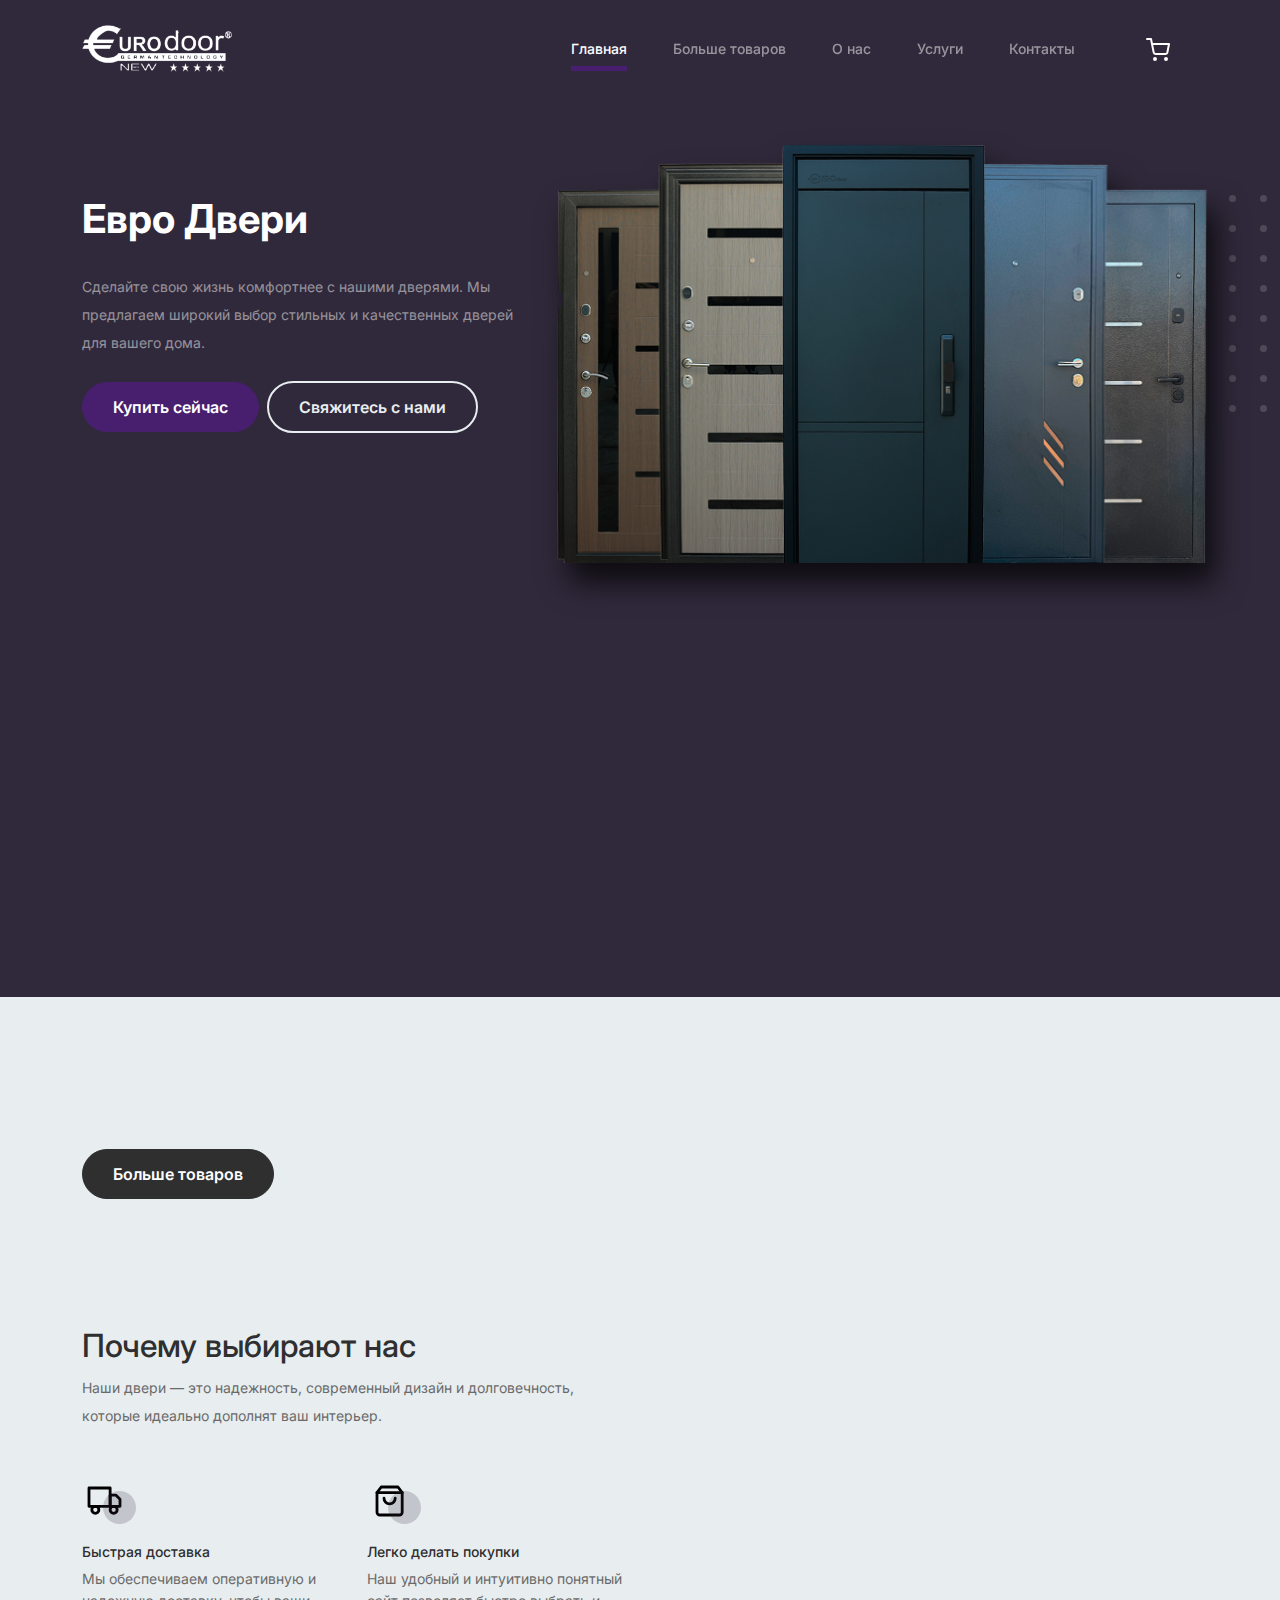
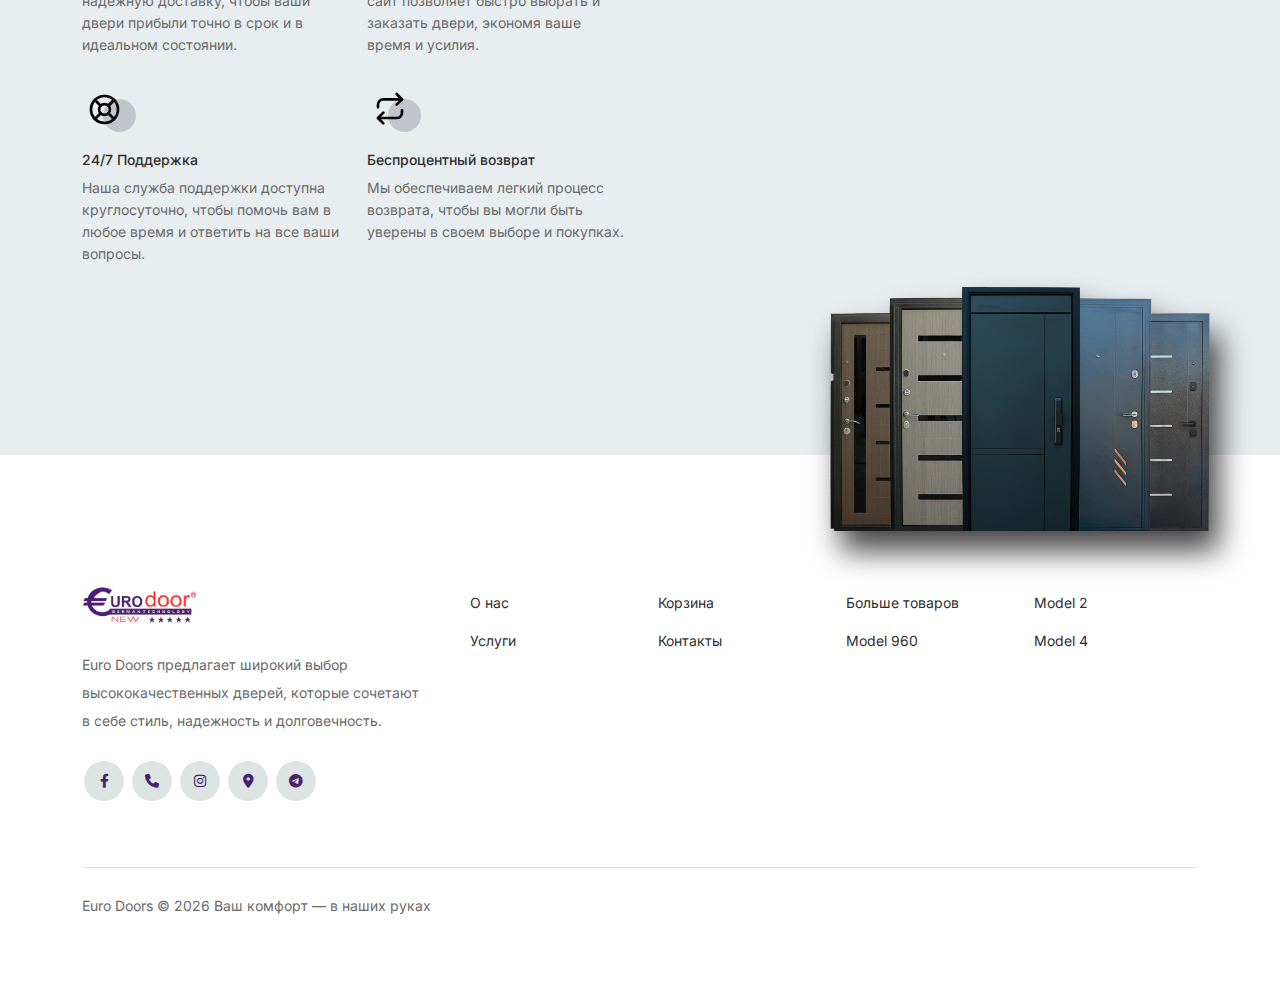
<file: index.html>
<!DOCTYPE html>
<html lang="en">
  <head>
    <meta charset="utf-8" />
    <meta
      name="viewport"
      content="width=device-width, initial-scale=1, shrink-to-fit=no"
    />
    <meta name="author" content="eurodoor.uz" />
    <link rel="shortcut icon" href="https://iili.io/Fy0g33Q.png" />

    <meta name="description" content="" />
    <meta name="keywords" content="eshiklar, darvozalar, yevrodur, yevrodur uz" />
	<meta property="og:title" content="Euro Door"/>
	<meta property="og:image" content="https://iili.io/Fy0g33Q.png"/>
	<meta property="og:image:type" content="image/png">
    <meta property="og:image:width" content="300">
    <meta property="og:image:height" content="300">
	<meta property="og:url" content="https://eurodoor.uz"/>
	<meta property="og:site_name" content="eurodoor.uz"/>
	
	<meta name="twitter:title" content="Euro Door" />
	<meta name="twitter:image" content="" />
	<meta name="twitter:url" content="" />
	<meta name="twitter:card" content="" />

    <!-- Bootstrap CSS -->
    <link href="css/bootstrap.min.css" rel="stylesheet" />
    <link
      href="https://cdnjs.cloudflare.com/ajax/libs/font-awesome/6.0.0-beta3/css/all.min.css"
      rel="stylesheet"
    />
    <link href="css/tiny-slider.css" rel="stylesheet" />
    <link href="./scss/style.css" rel="stylesheet" />
    <title>Euro Doors</title>
  </head>

  <body>
    <!-- Start Header/Navigation -->
    <nav
      class="custom-navbar navbar navbar navbar-expand-md navbar-dark bg-dark"
      arial-label="Furni navigation bar"
    >
      <div class="container">
        <a class="navbar-brand" href="index.html"
          ><img src="images/logo2.png" style="width: 150px" alt=""
        /></a>

        <button
          class="navbar-toggler"
          type="button"
          data-bs-toggle="collapse"
          data-bs-target="#navbarsFurni"
          aria-controls="navbarsFurni"
          aria-expanded="false"
          aria-label="Toggle navigation"
        >
          <span class="navbar-toggler-icon"></span>
        </button>

        <div class="collapse navbar-collapse" id="navbarsFurni">
          <ul class="custom-navbar-nav navbar-nav ms-auto mb-2 mb-md-0">
            <li class="nav-item active">
              <a class="nav-link" href="index.html">Главная</a>
            </li>
            <li><a class="nav-link" href="shop.html">Больше товаров</a></li>
            <li><a class="nav-link" href="about.html">О нас</a></li>
            <li><a class="nav-link" href="services.html">Услуги</a></li>
            <li><a class="nav-link" href="contact.html">Контакты</a></li>
          </ul>

          <ul class="custom-navbar-cta navbar-nav mb-2 mb-md-0 ms-5">
            <li>
              <a class="nav-link" href="cart.html"
                ><img src="images/cart.svg"
              /></a>
            </li>
          </ul>
        </div>
      </div>
    </nav>
    <!-- End Header/Navigation -->

    <!-- Start Hero Section -->
    <div class="hero">
      <div class="container">
        <div class="row justify-content-between">
          <div class="col-lg-5">
            <div class="intro-excerpt">
              <h1>
				Евро Двери
              </h1>
              <p class="mb-4">
                Сделайте свою жизнь комфортнее с нашими дверями. Мы предлагаем широкий выбор стильных и качественных дверей для вашего дома.
              </p>
              <div class="btn-group-shiny">
                <a href="shop.html" class="btn btn-secondary me-2">Купить сейчас</a
                ><a href="contact.html" class="btn btn-white-outline">Свяжитесь с нами</a>
                </div>
            </div>
          </div>
          <div class="col-lg-7">
            <div class="hero-img-wrap">
              <img
                src="images/hero-img.png"
                class="img-fluid"
				style="max-width: 650px;"
              />
            </div>
          </div>
        </div>
      </div>
    </div>
    <!-- End Hero Section -->

    <!-- Start Product Section -->
    <div class="product-section" style="background-color: #e8edf0">
      <div class="container">
				  <div class="row" id="products-container">
					<!-- Template for Product Card -->
					<template id="template">
					  <div class="col-6 col-md-2 col-lg-3 mb-2 mb-md-8" style="margin-bottom: 80px;">
						<div class="product-item" style="padding-bottom: 40px; margin-top: 40px;">
						  <a class="product-item" href="#" style="padding-bottom: 0;">
							<img
							  src=""
							  class="img-fluid product-thumbnail"
							  alt="Product Image"
							/>
						  </a>
						  <h3 class="product-title"></h3>
						  <strong class="product-price"></strong>
						  <span class="icon-cross" id="icon-cross">
							<img
							  src="images/cross.svg"
							  class="img-fluid"
							  alt="Add to basket"
							/>
						  </span>
						</div>
					  </div>
					</template>
				  </div>
      <!-- Start Column 1 -->
				<div class="col-md-12 col-lg-3 mb-5 mb-lg-0" style="margin-bottom: 20px; margin-top: 40px;">
					<p><a href="shop.html" class="btn btn-3hero">Больше товаров</a></p>
				  </div>
				  <!-- End Column 1 -->
      </div>
    </div>
    <script src="js/main-render.js" type="module"></script>
    <!-- End Product Section -->

    <!-- Start Why Choose Us Section -->
    <div class="why-choose-section">
      <div class="container">
        <div class="row justify-content-between">
          <div class="col-lg-6">
            <h2 class="section-title">Почему выбирают нас</h2>
            <p>
              Наши двери — это надежность, современный дизайн и долговечность, которые идеально дополнят ваш интерьер.
            </p>

            <div class="row my-5">
              <div class="col-6 col-md-6">
                <div class="feature">
                  <div class="icon">
                    <img src="images/truck.svg" alt="Image" class="imf-fluid" />
                  </div>
                  <h3>Быстрая доставка</h3>
                  <p>
                    Мы обеспечиваем оперативную и надежную доставку, чтобы ваши двери прибыли точно в срок и в идеальном состоянии.
                  </p>
                </div>
              </div>

              <div class="col-6 col-md-6">
                <div class="feature">
                  <div class="icon">
                    <img src="images/bag.svg" alt="Image" class="imf-fluid" />
                  </div>
                  <h3>Легко делать покупки</h3>
                  <p>
                    Наш удобный и интуитивно понятный сайт позволяет быстро выбрать и заказать двери, экономя ваше время и усилия.
                  </p>
                </div>
              </div>

              <div class="col-6 col-md-6">
                <div class="feature">
                  <div class="icon">
                    <img
                      src="images/support.svg"
                      alt="Image"
                      class="imf-fluid"
                    />
                  </div>
                  <h3>24/7 Поддержка</h3>
                  <p>
                    Наша служба поддержки доступна круглосуточно, чтобы помочь вам в любое время и ответить на все ваши вопросы.
                  </p>
                </div>
              </div>

              <div class="col-6 col-md-6">
                <div class="feature">
                  <div class="icon">
                    <img
                      src="images/return.svg"
                      alt="Image"
                      class="imf-fluid"
                    />
                  </div>
                  <h3>Беспроцентный возврат</h3>
                  <p>
                    Мы обеспечиваем легкий процесс возврата, чтобы вы могли быть уверены в своем выборе и покупках.
                  </p>
                </div>
              </div>
            </div>
          </div>

         
        </div>
      </div>
    </div>
    <!-- End Why Choose Us Section -->

 <!-- Start Footer Section -->
    <footer class="footer-section">
      <div class="container relative">
        <div class="sofa-img">
          <img src="images/hero-img.png" alt="Image" class="img-fluid" />
        </div>

        <div class="row g-5 mb-5">
          <div class="col-lg-4">
            <div class="mb-4 footer-logo-wrap">
              <a href="#" class="footer-logo"><img src="images/logo1.png" alt=""></a>
            </div>
            <p class="mb-4">
              Euro Doors предлагает широкий выбор высококачественных дверей, которые сочетают в себе стиль, надежность и долговечность. 
            </p>

            <ul class="list-unstyled custom-social">
              <li>
                <a href="#"><span class="fa fa-brands fa-facebook-f"></span></a>
              </li>
              <li>
                <a href="#"><span class="fa-solid fa-phone"></span></a>
              </li>
              <li>
                <a href="#"><span class="fa fa-brands fa-instagram"></span></a>
              </li>
              <li>
                <a href="#"><span class="fa-solid fa-location-dot"></span></a>
              </li>
              <li>
                <a href="#"><span class="fa fa-brands fa-telegram"></span></a>
              </li>
            </ul>
          </div>

          <div class="col-lg-8">
            <div class="row links-wrap">
              <div class="col-6 col-sm-6 col-md-3">
                <ul class="list-unstyled">
                  <li><a href="about.html">О нас</a></li>
                  <li><a href="services.html">Услуги</a></li>
                 
                 
                </ul>
              </div>

              <div class="col-6 col-sm-6 col-md-3">
                <ul class="list-unstyled">
                  <li><a href="cart.html">Корзина</a></li>
                  <li><a href="contact.html">Контакты</a></li>
        
                </ul>
              </div>

              <div class="col-6 col-sm-6 col-md-3">
                <ul class="list-unstyled">
                  <li><a href="shop.html">Больше товаров</a></li>
                  <li><a href="#">Model 960</a></li>
                
                </ul>
              </div>

              <div class="col-6 col-sm-6 col-md-3">
                <ul class="list-unstyled">
                  <li><a href="#">Model 2</a></li>
                  <li><a href="#">Model 4</a></li>
           
                </ul>
              </div>
            </div>
          </div>
        </div>

        <div class="border-top copyright">
          <div class="row pt-4">
            <div class="col-lg-6">
              <p class="mb-2 text-center text-lg-start">
                Euro Doors &copy;
                <script>
                  document.write(new Date().getFullYear());
                </script>
                Ваш комфорт — в наших руках
                <!-- License information: https://untree.co/license/ -->
              </p>
            </div>

          </div>
        </div>
      </div>
    </footer>
    <!-- End Footer Section -->

    <script src="js/bootstrap.bundle.min.js"></script>
    <script src="js/tiny-slider.js"></script>
    <script src="js/custom.js"></script>
  </body>
</html>
</file>
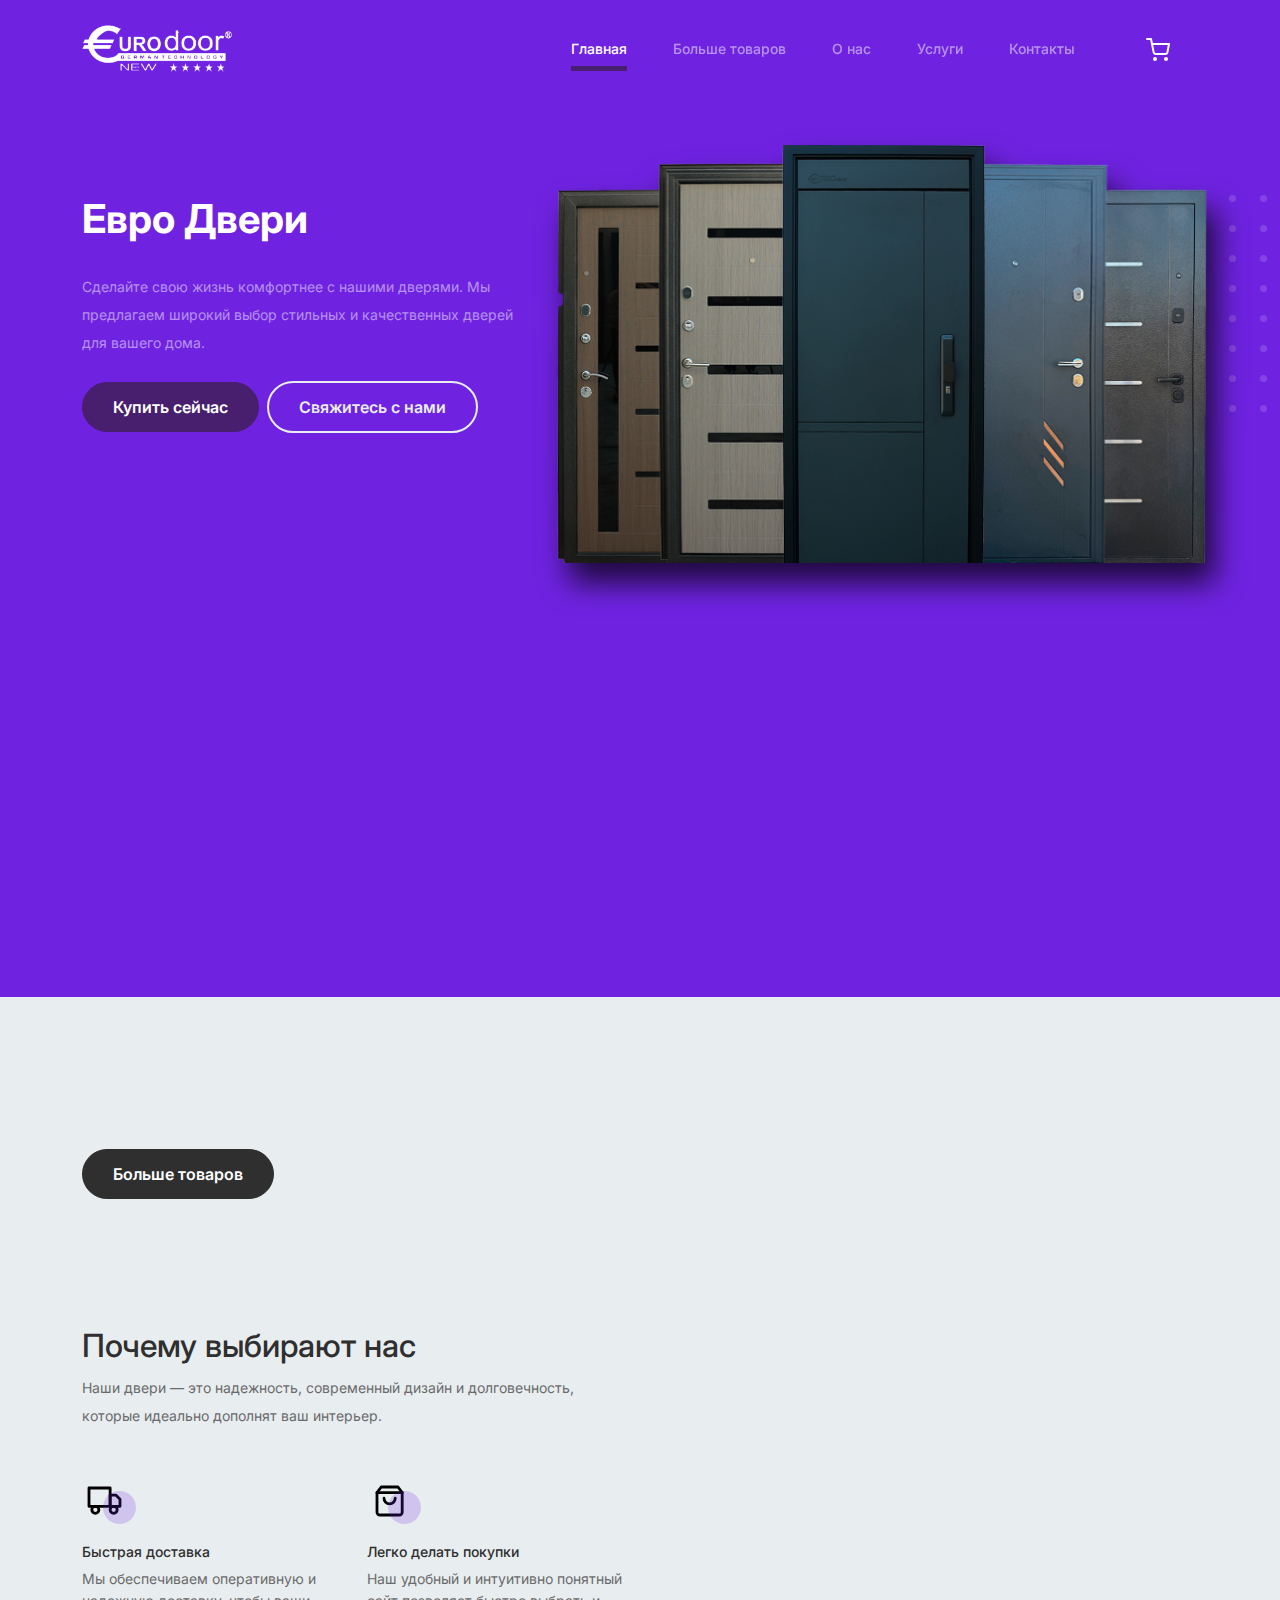
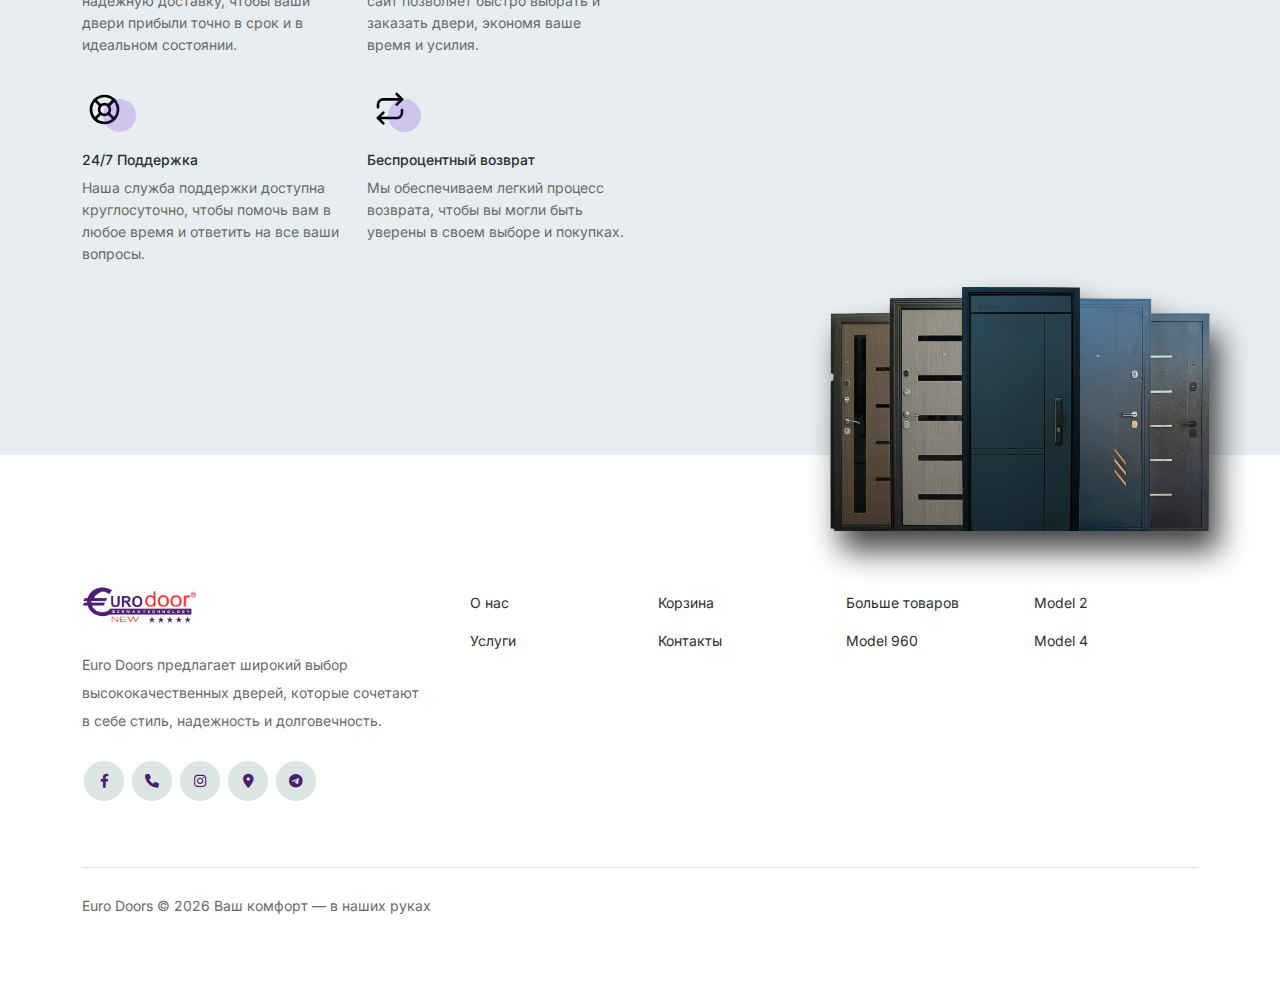
<file: eurodoors/index.html>
<!DOCTYPE html>
<html lang="en">
  <head>
    <meta charset="utf-8" />
    <meta
      name="viewport"
      content="width=device-width, initial-scale=1, shrink-to-fit=no"
    />
    <meta name="author" content="eurodoors.uz" />
    <link rel="shortcut icon" href="https://iili.io/2XPEgR9.png" />

    <meta name="description" content="" />
    <meta name="keywords" content="eshiklar" />
	<meta property="og:title" content="Euro Doors"/>
	<meta property="og:image" content="https://iili.io/2XPEgR9.png"/>
	<meta property="og:image:type" content="image/png">
    <meta property="og:image:width" content="300">
    <meta property="og:image:height" content="300">
	<meta property="og:url" content="https://eurodoors.uz"/>
	<meta property="og:site_name" content="eurodoors.uz"/>
	<meta property="og:description" content="Выбор комфорта и стиля"/>
	<meta name="twitter:title" content="" />
	<meta name="twitter:image" content="" />
	<meta name="twitter:url" content="" />
	<meta name="twitter:card" content="" />

    <!-- Bootstrap CSS -->
    <link href="css/bootstrap.min.css" rel="stylesheet" />
    <link
      href="https://cdnjs.cloudflare.com/ajax/libs/font-awesome/6.0.0-beta3/css/all.min.css"
      rel="stylesheet"
    />
    <link href="css/tiny-slider.css" rel="stylesheet" />
    <link href="css/style.css" rel="stylesheet" />
    <title>Euro Doors</title>
  </head>

  <body>
    <!-- Start Header/Navigation -->
    <nav
      class="custom-navbar navbar navbar navbar-expand-md navbar-dark bg-dark"
      arial-label="Furni navigation bar"
    >
      <div class="container">
        <a class="navbar-brand" href="index.html"
          ><img src="images/logo2.png" style="width: 150px" alt=""
        /></a>

        <button
          class="navbar-toggler"
          type="button"
          data-bs-toggle="collapse"
          data-bs-target="#navbarsFurni"
          aria-controls="navbarsFurni"
          aria-expanded="false"
          aria-label="Toggle navigation"
        >
          <span class="navbar-toggler-icon"></span>
        </button>

        <div class="collapse navbar-collapse" id="navbarsFurni">
          <ul class="custom-navbar-nav navbar-nav ms-auto mb-2 mb-md-0">
            <li class="nav-item active">
              <a class="nav-link" href="index.html">Главная</a>
            </li>
            <li><a class="nav-link" href="shop.html">Больше товаров</a></li>
            <li><a class="nav-link" href="about.html">О нас</a></li>
            <li><a class="nav-link" href="services.html">Услуги</a></li>
            <li><a class="nav-link" href="contact.html">Контакты</a></li>
          </ul>

          <ul class="custom-navbar-cta navbar-nav mb-2 mb-md-0 ms-5">
            <li>
              <a class="nav-link" href="cart.html"
                ><img src="images/cart.svg"
              /></a>
            </li>
          </ul>
        </div>
      </div>
    </nav>
    <!-- End Header/Navigation -->

    <!-- Start Hero Section -->
    <div class="hero">
      <div class="container">
        <div class="row justify-content-between">
          <div class="col-lg-5">
            <div class="intro-excerpt">
              <h1>
				Евро Двери
              </h1>
              <p class="mb-4">
                Сделайте свою жизнь комфортнее с нашими дверями. Мы предлагаем широкий выбор стильных и качественных дверей для вашего дома.
              </p>
              <p>
                <a href="shop.html" class="btn btn-secondary me-2">Купить сейчас</a
                ><a href="contact.html" class="btn btn-white-outline">Свяжитесь с нами</a>
              </p>
            </div>
          </div>
          <div class="col-lg-7">
            <div class="hero-img-wrap">
              <img
                src="images/hero-img.png"
                class="img-fluid"
				style="max-width: 650px;"
              />
            </div>
          </div>
        </div>
      </div>
    </div>
    <!-- End Hero Section -->

    <!-- Start Product Section -->
    <div class="product-section" style="background-color: #e8edf0">
      <div class="container">
				  <div class="row" id="products-container">
					<!-- Template for Product Card -->
					<template id="template">
					  <div class="col-12 col-md-2 col-lg-3 mb-2 mb-md-8" style="margin-bottom: 80px;">
						<div class="product-item" style="padding-bottom: 40px; margin-top: 40px;">
						  <a class="product-item" href="#" style="padding-bottom: 0;">
							<img
							  src=""
							  class="img-fluid product-thumbnail"
							  alt="Product Image"
							/>
						  </a>
						  <h3 class="product-title"></h3>
						  <strong class="product-price"></strong>
						  <span class="icon-cross" id="icon-cross">
							<img
							  src="images/cross.svg"
							  class="img-fluid"
							  alt="Add to basket"
							/>
						  </span>
						</div>
					  </div>
					</template>
				  </div>
      <!-- Start Column 1 -->
				<div class="col-md-12 col-lg-3 mb-5 mb-lg-0" style="margin-bottom: 20px; margin-top: 40px;">
					<p><a href="shop.html" class="btn">Больше товаров</a></p>
				  </div>
				  <!-- End Column 1 -->
      </div>
    </div>
    <script src="js/main-render.js" type="module"></script>
    <!-- End Product Section -->

    <!-- Start Why Choose Us Section -->
    <div class="why-choose-section">
      <div class="container">
        <div class="row justify-content-between">
          <div class="col-lg-6">
            <h2 class="section-title">Почему выбирают нас</h2>
            <p>
              Наши двери — это надежность, современный дизайн и долговечность, которые идеально дополнят ваш интерьер.
            </p>

            <div class="row my-5">
              <div class="col-6 col-md-6">
                <div class="feature">
                  <div class="icon">
                    <img src="images/truck.svg" alt="Image" class="imf-fluid" />
                  </div>
                  <h3>Быстрая доставка</h3>
                  <p>
                    Мы обеспечиваем оперативную и надежную доставку, чтобы ваши двери прибыли точно в срок и в идеальном состоянии.
                  </p>
                </div>
              </div>

              <div class="col-6 col-md-6">
                <div class="feature">
                  <div class="icon">
                    <img src="images/bag.svg" alt="Image" class="imf-fluid" />
                  </div>
                  <h3>Легко делать покупки</h3>
                  <p>
                    Наш удобный и интуитивно понятный сайт позволяет быстро выбрать и заказать двери, экономя ваше время и усилия.
                  </p>
                </div>
              </div>

              <div class="col-6 col-md-6">
                <div class="feature">
                  <div class="icon">
                    <img
                      src="images/support.svg"
                      alt="Image"
                      class="imf-fluid"
                    />
                  </div>
                  <h3>24/7 Поддержка</h3>
                  <p>
                    Наша служба поддержки доступна круглосуточно, чтобы помочь вам в любое время и ответить на все ваши вопросы.
                  </p>
                </div>
              </div>

              <div class="col-6 col-md-6">
                <div class="feature">
                  <div class="icon">
                    <img
                      src="images/return.svg"
                      alt="Image"
                      class="imf-fluid"
                    />
                  </div>
                  <h3>Беспроцентный возврат</h3>
                  <p>
                    Мы обеспечиваем легкий процесс возврата, чтобы вы могли быть уверены в своем выборе и покупках.
                  </p>
                </div>
              </div>
            </div>
          </div>

         
        </div>
      </div>
    </div>
    <!-- End Why Choose Us Section -->

 <!-- Start Footer Section -->
    <footer class="footer-section">
      <div class="container relative">
        <div class="sofa-img">
          <img src="images/hero-img.png" alt="Image" class="img-fluid" />
        </div>

        <div class="row g-5 mb-5">
          <div class="col-lg-4">
            <div class="mb-4 footer-logo-wrap">
              <a href="#" class="footer-logo"><img src="images/logo1.png" alt=""></a>
            </div>
            <p class="mb-4">
              Euro Doors предлагает широкий выбор высококачественных дверей, которые сочетают в себе стиль, надежность и долговечность. 
            </p>

            <ul class="list-unstyled custom-social">
              <li>
                <a href="#"><span class="fa fa-brands fa-facebook-f"></span></a>
              </li>
              <li>
                <a href="#"><span class="fa-solid fa-phone"></span></a>
              </li>
              <li>
                <a href="#"><span class="fa fa-brands fa-instagram"></span></a>
              </li>
              <li>
                <a href="#"><span class="fa-solid fa-location-dot"></span></a>
              </li>
              <li>
                <a href="#"><span class="fa fa-brands fa-telegram"></span></a>
              </li>
            </ul>
          </div>

          <div class="col-lg-8">
            <div class="row links-wrap">
              <div class="col-6 col-sm-6 col-md-3">
                <ul class="list-unstyled">
                  <li><a href="about.html">О нас</a></li>
                  <li><a href="services.html">Услуги</a></li>
                 
                 
                </ul>
              </div>

              <div class="col-6 col-sm-6 col-md-3">
                <ul class="list-unstyled">
                  <li><a href="cart.html">Корзина</a></li>
                  <li><a href="contact.html">Контакты</a></li>
        
                </ul>
              </div>

              <div class="col-6 col-sm-6 col-md-3">
                <ul class="list-unstyled">
                  <li><a href="shop.html">Больше товаров</a></li>
                  <li><a href="#">Model 960</a></li>
                
                </ul>
              </div>

              <div class="col-6 col-sm-6 col-md-3">
                <ul class="list-unstyled">
                  <li><a href="#">Model 2</a></li>
                  <li><a href="#">Model 4</a></li>
           
                </ul>
              </div>
            </div>
          </div>
        </div>

        <div class="border-top copyright">
          <div class="row pt-4">
            <div class="col-lg-6">
              <p class="mb-2 text-center text-lg-start">
                Euro Doors &copy;
                <script>
                  document.write(new Date().getFullYear());
                </script>
                Ваш комфорт — в наших руках
                <!-- License information: https://untree.co/license/ -->
              </p>
            </div>

          </div>
        </div>
      </div>
    </footer>
    <!-- End Footer Section -->

    <script src="js/bootstrap.bundle.min.js"></script>
    <script src="js/tiny-slider.js"></script>
    <script src="js/custom.js"></script>
  </body>
</html>
</file>
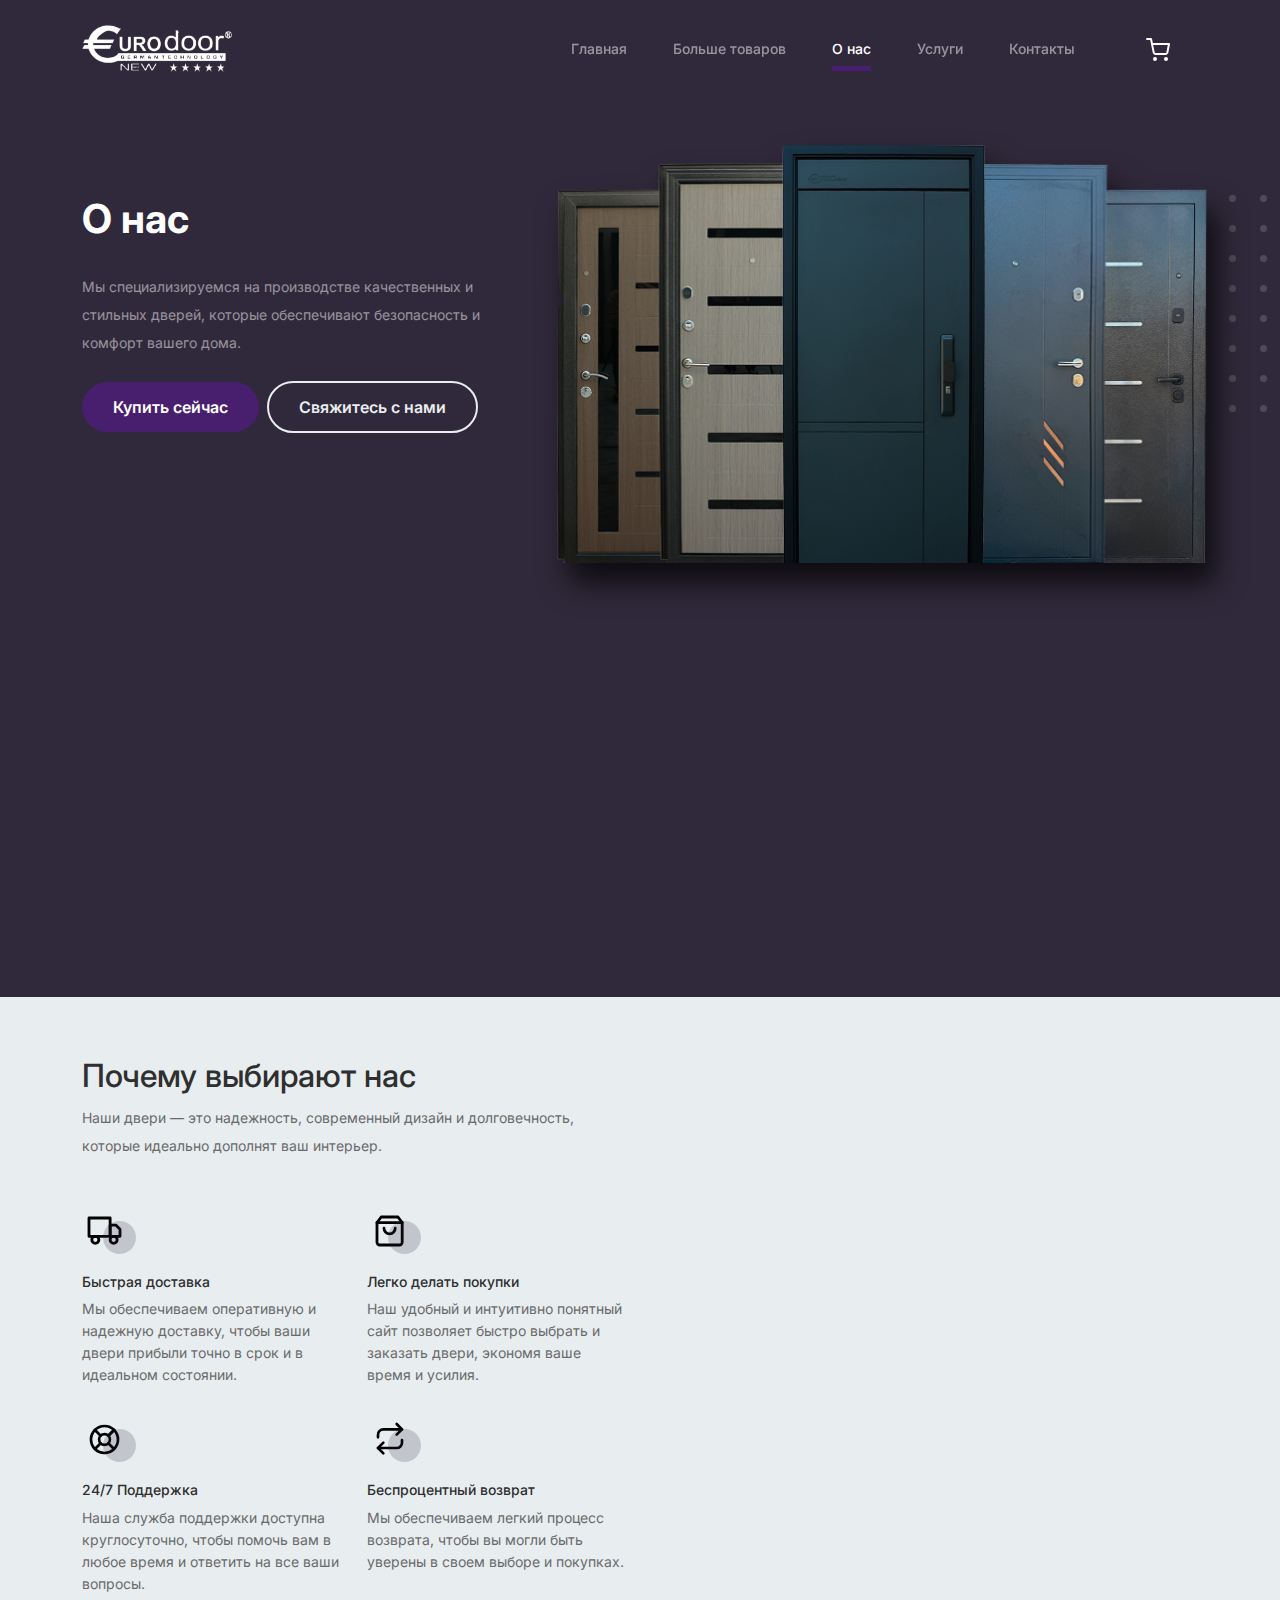
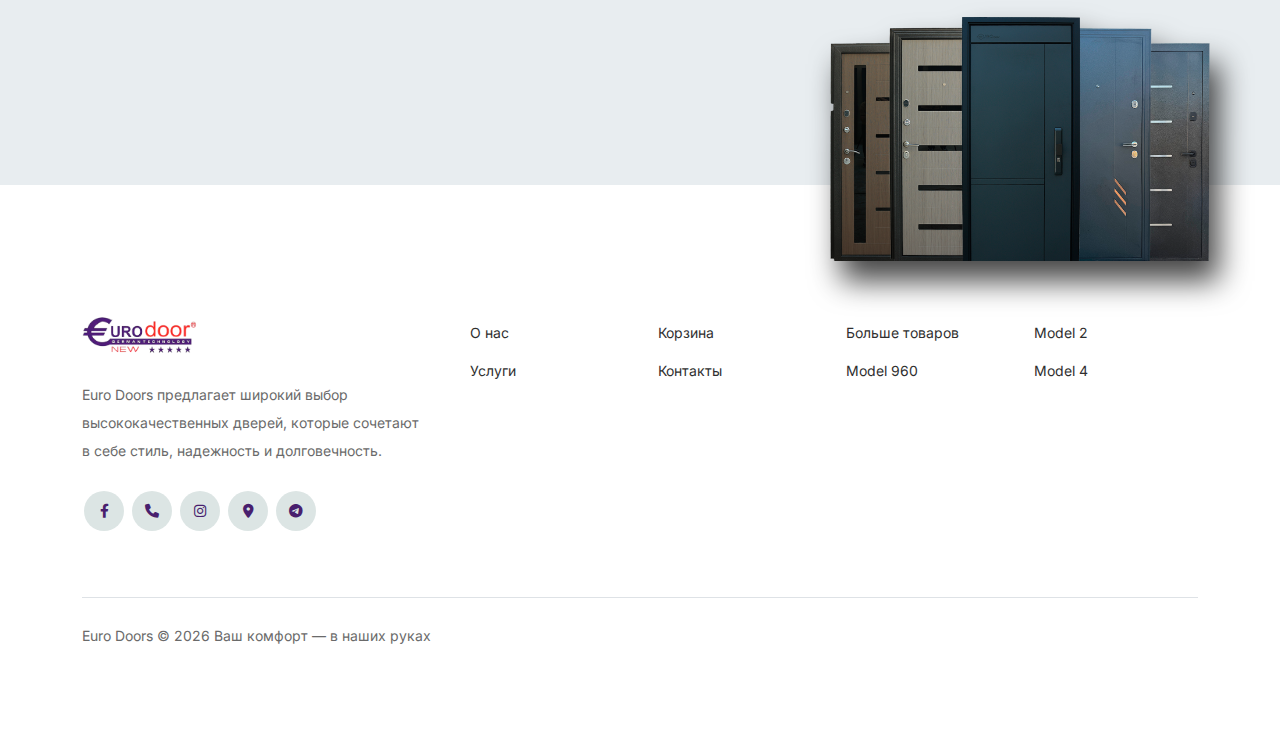
<file: about.html>
<!doctype html>
<html lang="en">
	<head>
		<meta charset="utf-8" />
		<meta
		  name="viewport"
		  content="width=device-width, initial-scale=1, shrink-to-fit=no"
		/>
		<meta name="author" content="eurodoors.uz" />
		<link rel="shortcut icon" href="https://iili.io/2XPEgR9.png" />
	
		<meta name="description" content="" />
		<meta name="keywords" content="eshiklar" />
		<meta property="og:title" content="Euro Doors"/>
		<meta property="og:image" content="https://iili.io/2XPEgR9.png"/>
		<meta property="og:image:type" content="image/png">
		<meta property="og:image:width" content="300">
		<meta property="og:image:height" content="300">
		<meta property="og:url" content="https://eurodoors.uz"/>
		<meta property="og:site_name" content="eurodoors.uz"/>
		<meta property="og:description" content="Выбор комфорта и стиля"/>
		<meta name="twitter:title" content="" />
		<meta name="twitter:image" content="" />
		<meta name="twitter:url" content="" />
		<meta name="twitter:card" content="" />
	
		<!-- Bootstrap CSS -->
		<link href="css/bootstrap.min.css" rel="stylesheet" />
		<link
		  href="https://cdnjs.cloudflare.com/ajax/libs/font-awesome/6.0.0-beta3/css/all.min.css"
		  rel="stylesheet"
		/>
		<link href="css/tiny-slider.css" rel="stylesheet" />
		<link href="./scss/style.css" rel="stylesheet" />
		<link rel="stylesheet" href="css/main.css">
		<title>Euro Doors</title>
	  </head>

	<body>

		<!-- Start Header/Navigation -->
		<nav
      class="custom-navbar navbar navbar navbar-expand-md navbar-dark bg-dark"
      arial-label="Furni navigation bar"
    >
      <div class="container">
        <a class="navbar-brand" href="index.html"
          ><img src="images/logo2.png" style="width: 150px" alt=""
        /></a>

        <button
          class="navbar-toggler"
          type="button"
          data-bs-toggle="collapse"
          data-bs-target="#navbarsFurni"
          aria-controls="navbarsFurni"
          aria-expanded="false"
          aria-label="Toggle navigation"
        >
          <span class="navbar-toggler-icon"></span>
        </button>

        <div class="collapse navbar-collapse" id="navbarsFurni">
          <ul class="custom-navbar-nav navbar-nav ms-auto mb-2 mb-md-0">
            <li>
              <a class="nav-link" href="index.html">Главная</a>
            </li>
            <li><a class="nav-link" href="shop.html">Больше товаров</a></li>
            <li class="nav-item active"><a class="nav-link" href="about.html">О нас</a></li>
            <li><a class="nav-link" href="services.html">Услуги</a></li>
            <li><a class="nav-link" href="contact.html">Контакты</a></li>
          </ul>

          <ul class="custom-navbar-cta navbar-nav mb-2 mb-md-0 ms-5">
            <li>
              <a class="nav-link" href="cart.html"
                ><img src="images/cart.svg"
              /></a>
            </li>
          </ul>
        </div>
      </div>
    </nav>
		<!-- End Header/Navigation -->

		<!-- Start Hero Section -->
		<div class="hero">
			<div class="container">
			  <div class="row justify-content-between">
				<div class="col-lg-5">
				  <div class="intro-excerpt">
					<h1>
						О нас
					</h1>
					<p class="mb-4">
						Мы специализируемся на производстве качественных и стильных дверей, которые обеспечивают безопасность и комфорт вашего дома.
					</p>
					<p>
					  <a href="shop.html" class="btn btn-secondary me-2">Купить сейчас</a
					  ><a href="contact.html" class="btn btn-white-outline">Свяжитесь с нами</a>
					</p>
				  </div>
				</div>
				<div class="col-lg-7">
				  <div class="hero-img-wrap">
					<img
					  src="images/hero-img.png"
					  class="img-fluid"
					/>
				  </div>
				</div>
			  </div>
			</div>
		  </div>
		<!-- End Hero Section -->

		

		<!-- Start Why Choose Us Section -->
		<div class="why-choose-section" style="padding-top: 60px;">
			<div class="container">
			  <div class="row justify-content-between">
				<div class="col-lg-6">
				  <h2 class="section-title">Почему выбирают нас</h2>
				  <p>
					Наши двери — это надежность, современный дизайн и долговечность, которые идеально дополнят ваш интерьер.
				  </p>
	  
				  <div class="row my-5">
					<div class="col-6 col-md-6">
					  <div class="feature">
						<div class="icon">
						  <img src="images/truck.svg" alt="Image" class="imf-fluid" />
						</div>
						<h3>Быстрая доставка</h3>
						<p>
						  Мы обеспечиваем оперативную и надежную доставку, чтобы ваши двери прибыли точно в срок и в идеальном состоянии.
						</p>
					  </div>
					</div>
	  
					<div class="col-6 col-md-6">
					  <div class="feature">
						<div class="icon">
						  <img src="images/bag.svg" alt="Image" class="imf-fluid" />
						</div>
						<h3>Легко делать покупки</h3>
						<p>
						  Наш удобный и интуитивно понятный сайт позволяет быстро выбрать и заказать двери, экономя ваше время и усилия.
						</p>
					  </div>
					</div>
	  
					<div class="col-6 col-md-6">
					  <div class="feature">
						<div class="icon">
						  <img
							src="images/support.svg"
							alt="Image"
							class="imf-fluid"
						  />
						</div>
						<h3>24/7 Поддержка</h3>
						<p>
						  Наша служба поддержки доступна круглосуточно, чтобы помочь вам в любое время и ответить на все ваши вопросы.
						</p>
					  </div>
					</div>
	  
					<div class="col-6 col-md-6">
					  <div class="feature">
						<div class="icon">
						  <img
							src="images/return.svg"
							alt="Image"
							class="imf-fluid"
						  />
						</div>
						<h3>Беспроцентный возврат</h3>
						<p>
						  Мы обеспечиваем легкий процесс возврата, чтобы вы могли быть уверены в своем выборе и покупках.
						</p>
					  </div>
					</div>
				  </div>
				</div>
	  
			   
			  </div>
			</div>
		  </div>
		<!-- End Why Choose Us Section -->

		<!-- Start Footer Section -->
		<footer class="footer-section">
			<div class="container relative">
			  <div class="sofa-img">
				<img src="images/hero-img.png" alt="Image" class="img-fluid" />
			  </div>
	  
			  <div class="row g-5 mb-5">
				<div class="col-lg-4">
				  <div class="mb-4 footer-logo-wrap">
					<a href="#" class="footer-logo"><img src="images/logo1.png" alt=""></a>
				  </div>
				  <p class="mb-4">
					Euro Doors предлагает широкий выбор высококачественных дверей, которые сочетают в себе стиль, надежность и долговечность. 
				  </p>
	  
				  <ul class="list-unstyled custom-social">
					<li>
					  <a href="#"><span class="fa fa-brands fa-facebook-f"></span></a>
					</li>
					<li>
					  <a href="#"><span class="fa-solid fa-phone"></span></a>
					</li>
					<li>
					  <a href="#"><span class="fa fa-brands fa-instagram"></span></a>
					</li>
					<li>
					  <a href="#"><span class="fa-solid fa-location-dot"></span></a>
					</li>
					<li>
					  <a href="#"><span class="fa fa-brands fa-telegram"></span></a>
					</li>
				  </ul>
				</div>
	  
				<div class="col-lg-8">
				  <div class="row links-wrap">
					<div class="col-6 col-sm-6 col-md-3">
					  <ul class="list-unstyled">
						<li><a href="about.html">О нас</a></li>
						<li><a href="services.html">Услуги</a></li>
					   
					   
					  </ul>
					</div>
	  
					<div class="col-6 col-sm-6 col-md-3">
					  <ul class="list-unstyled">
						<li><a href="cart.html">Корзина</a></li>
						<li><a href="contact.html">Контакты</a></li>
			  
					  </ul>
					</div>
	  
					<div class="col-6 col-sm-6 col-md-3">
					  <ul class="list-unstyled">
						<li><a href="shop.html">Больше товаров</a></li>
						<li><a href="#">Model 960</a></li>
					  
					  </ul>
					</div>
	  
					<div class="col-6 col-sm-6 col-md-3">
					  <ul class="list-unstyled">
						<li><a href="#">Model 2</a></li>
						<li><a href="#">Model 4</a></li>
				 
					  </ul>
					</div>
				  </div>
				</div>
			  </div>
	  
			  <div class="border-top copyright">
				<div class="row pt-4">
				  <div class="col-lg-6">
					<p class="mb-2 text-center text-lg-start">
					  Euro Doors &copy;
					  <script>
						document.write(new Date().getFullYear());
					  </script>
					  Ваш комфорт — в наших руках
					  <!-- License information: https://untree.co/license/ -->
					</p>
				  </div>
	  
				</div>
			  </div>
			</div>
		  </footer>
		<!-- End Footer Section -->	


		<script src="js/bootstrap.bundle.min.js"></script>
		<script src="js/tiny-slider.js"></script>
		<script src="js/custom.js"></script>
	</body>

</html>
</file>
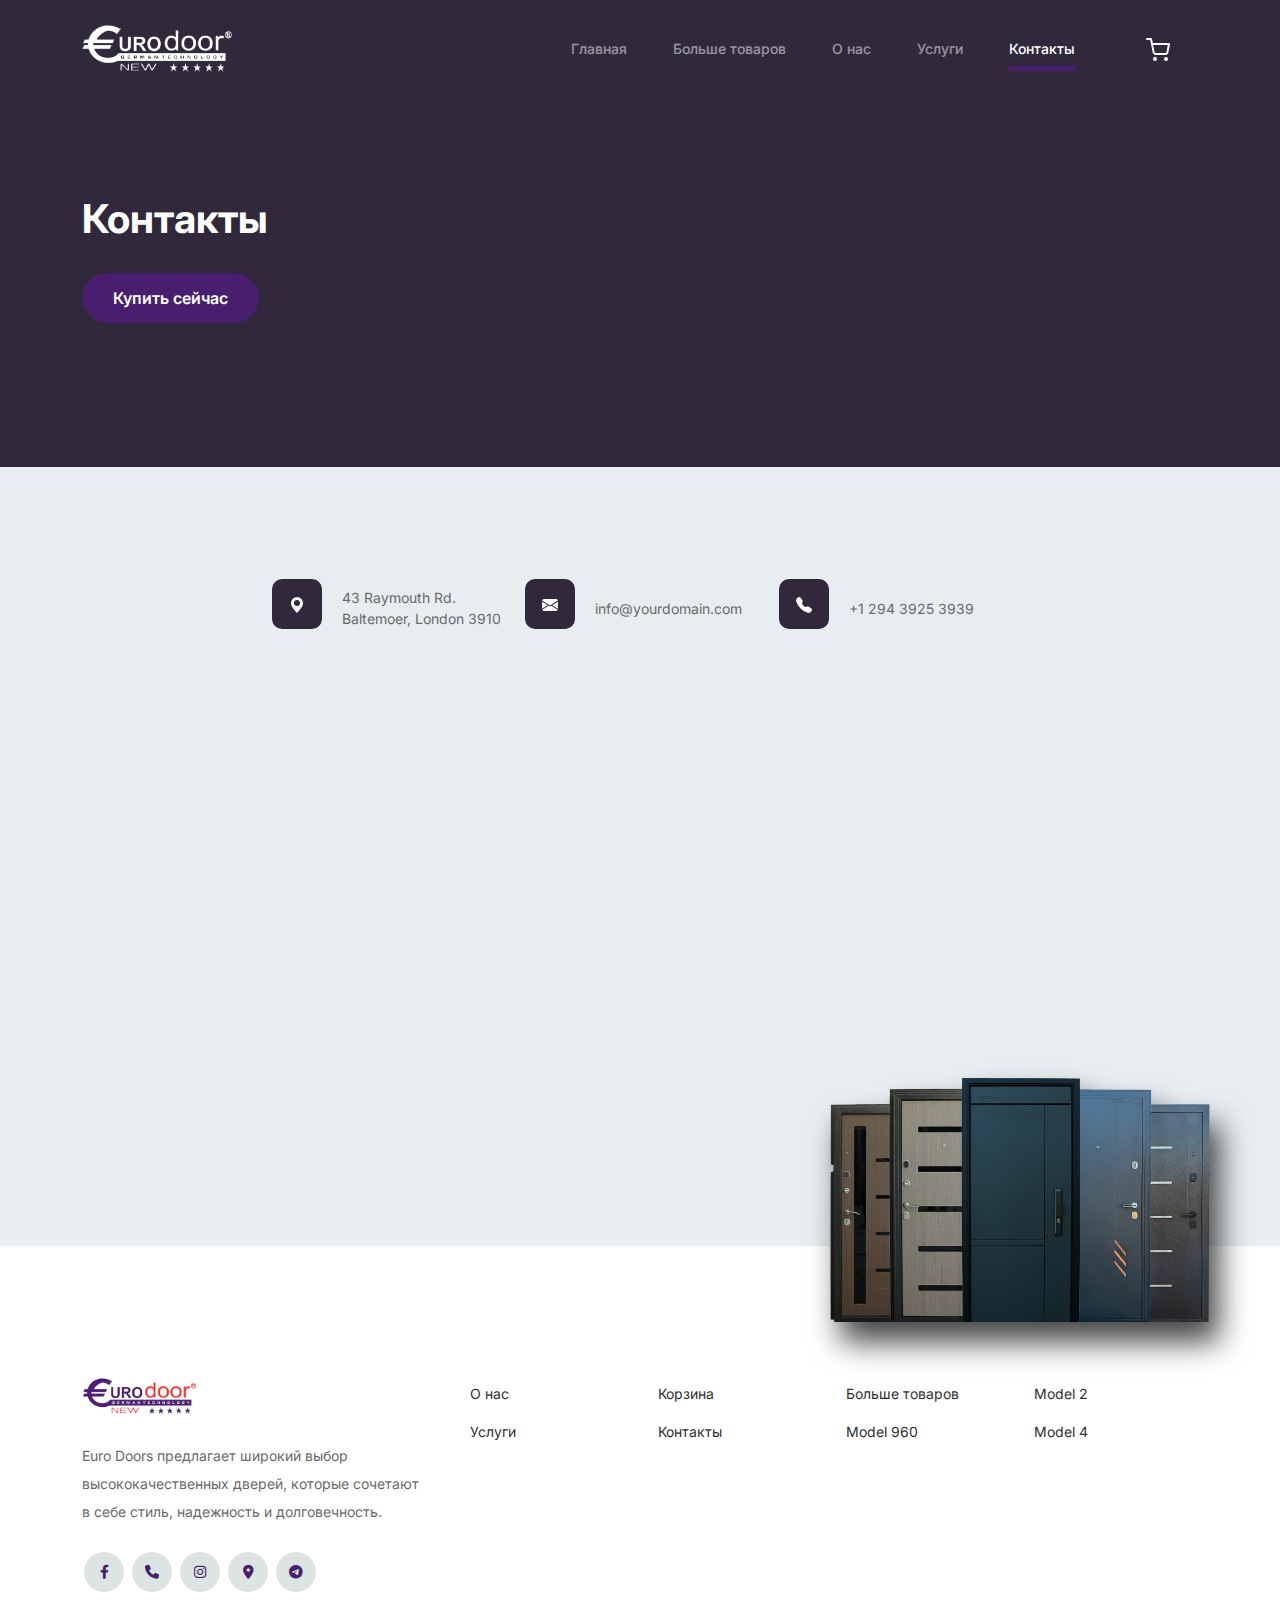
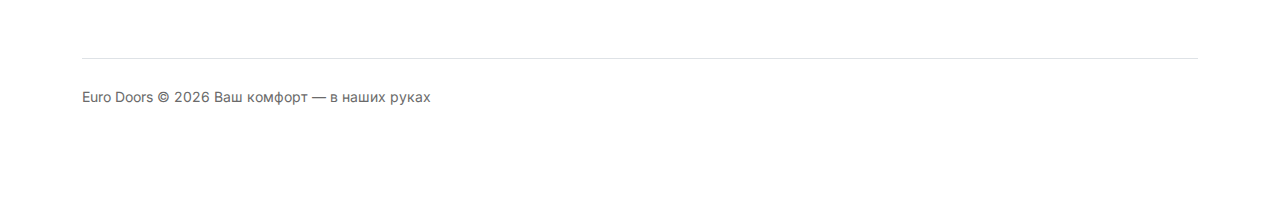
<file: contact.html>
<!doctype html>
<html lang="en">
	<head>
		<meta charset="utf-8" />
		<meta
		  name="viewport"
		  content="width=device-width, initial-scale=1, shrink-to-fit=no"
		/>
		<meta name="author" content="eurodoors.uz" />
		<link rel="shortcut icon" href="https://iili.io/2XPEgR9.png" />
	
		<meta name="description" content="" />
		<meta name="keywords" content="eshiklar" />
		<meta property="og:title" content="Euro Doors"/>
		<meta property="og:image" content="https://iili.io/2XPEgR9.png"/>
		<meta property="og:image:type" content="image/png">
		<meta property="og:image:width" content="300">
		<meta property="og:image:height" content="300">
		<meta property="og:url" content="https://eurodoors.uz"/>
		<meta property="og:site_name" content="eurodoors.uz"/>
		<meta property="og:description" content="Выбор комфорта и стиля"/>
		<meta name="twitter:title" content="" />
		<meta name="twitter:image" content="" />
		<meta name="twitter:url" content="" />
		<meta name="twitter:card" content="" />
	
		<!-- Bootstrap CSS -->
		<link href="css/bootstrap.min.css" rel="stylesheet" />
		<link
		  href="https://cdnjs.cloudflare.com/ajax/libs/font-awesome/6.0.0-beta3/css/all.min.css"
		  rel="stylesheet"
		/>
		<link href="css/tiny-slider.css" rel="stylesheet" />
		<link href="./scss/style.css" rel="stylesheet" />
		<link rel="stylesheet" href="css/main.css">
		<title>Euro Doors</title>
	  </head>

	<body>

		<!-- Start Header/Navigation -->
		<nav
		class="custom-navbar navbar navbar navbar-expand-md navbar-dark bg-dark"
		arial-label="Furni navigation bar"
	  >
		<div class="container">
		  <a class="navbar-brand" href="index.html"
			><img src="images/logo2.png" style="width: 150px" alt=""
		  /></a>
  
		  <button
			class="navbar-toggler"
			type="button"
			data-bs-toggle="collapse"
			data-bs-target="#navbarsFurni"
			aria-controls="navbarsFurni"
			aria-expanded="false"
			aria-label="Toggle navigation"
		  >
			<span class="navbar-toggler-icon"></span>
		  </button>
  
		  <div class="collapse navbar-collapse" id="navbarsFurni">
			<ul class="custom-navbar-nav navbar-nav ms-auto mb-2 mb-md-0">
			  <li>
				<a class="nav-link" href="index.html">Главная</a>
			  </li>
			  <li><a class="nav-link" href="shop.html">Больше товаров</a></li>
			  <li><a class="nav-link" href="about.html">О нас</a></li>
			  <li><a class="nav-link" href="services.html">Услуги</a></li>
			  <li class="nav-item active"><a class="nav-link" href="contact.html">Контакты</a></li>
			</ul>
  
			<ul class="custom-navbar-cta navbar-nav mb-2 mb-md-0 ms-5">
			  <li>
				<a class="nav-link" href="cart.html"
				  ><img src="images/cart.svg"
				/></a>
			  </li>
			</ul>
		  </div>
		</div>
	  </nav>
		<!-- End Header/Navigation -->

		<!-- Start Hero Section -->
		<div class="hero" style="height: auto;">
			<div class="container">
			  <div class="row justify-content-between">
				<div class="col-lg-5">
				  <div class="intro-excerpt">
					<h1>
						Контакты
					</h1>
					<p>
					  <a href="shop.html" class="btn btn-secondary me-2">Купить сейчас</a
					  >
					</p>
				  </div>
				</div>
			  </div>
			</div>
		  </div>
		<!-- End Hero Section -->

		
		<!-- Start Contact Form -->
		<div class="untree_co-section">
      <div class="container">

        <div class="block">
          <div class="row justify-content-center">


            <div class="col-md-8 col-lg-8 pb-4">


              <div class="row mb-5">
                <div class="col-lg-4">
                  <div  class="service no-shadow align-items-center link horizontal d-flex active" data-aos="fade-left" data-aos-delay="0">
                    <div class="service-icon color-1 mb-4">
                      <svg xmlns="http://www.w3.org/2000/svg" width="16" height="16" fill="currentColor" class="bi bi-geo-alt-fill" viewBox="0 0 16 16">
                        <path d="M8 16s6-5.686 6-10A6 6 0 0 0 2 6c0 4.314 6 10 6 10zm0-7a3 3 0 1 1 0-6 3 3 0 0 1 0 6z"/>
                      </svg>
                    </div> <!-- /.icon -->
                    <div class="service-contents">
                      <p>43 Raymouth Rd. Baltemoer, London 3910</p>
                    </div> <!-- /.service-contents-->
                  </div> <!-- /.service -->
                </div>

                <div class="col-lg-4">
                  <div  class="service no-shadow align-items-center link horizontal d-flex active" data-aos="fade-left" data-aos-delay="0">
                    <div class="service-icon color-1 mb-4">
                      <svg xmlns="http://www.w3.org/2000/svg" width="16" height="16" fill="currentColor" class="bi bi-envelope-fill" viewBox="0 0 16 16">
                        <path d="M.05 3.555A2 2 0 0 1 2 2h12a2 2 0 0 1 1.95 1.555L8 8.414.05 3.555zM0 4.697v7.104l5.803-3.558L0 4.697zM6.761 8.83l-6.57 4.027A2 2 0 0 0 2 14h12a2 2 0 0 0 1.808-1.144l-6.57-4.027L8 9.586l-1.239-.757zm3.436-.586L16 11.801V4.697l-5.803 3.546z"/>
                      </svg>
                    </div> <!-- /.icon -->
                    <div class="service-contents">
                      <p>info@yourdomain.com</p>
                    </div> <!-- /.service-contents-->
                  </div> <!-- /.service -->
                </div>

                <div class="col-lg-4">
                  <div  class="service no-shadow align-items-center link horizontal d-flex active" data-aos="fade-left" data-aos-delay="0">
                    <div class="service-icon color-1 mb-4">
                      <svg xmlns="http://www.w3.org/2000/svg" width="16" height="16" fill="currentColor" class="bi bi-telephone-fill" viewBox="0 0 16 16">
                        <path fill-rule="evenodd" d="M1.885.511a1.745 1.745 0 0 1 2.61.163L6.29 2.98c.329.423.445.974.315 1.494l-.547 2.19a.678.678 0 0 0 .178.643l2.457 2.457a.678.678 0 0 0 .644.178l2.189-.547a1.745 1.745 0 0 1 1.494.315l2.306 1.794c.829.645.905 1.87.163 2.611l-1.034 1.034c-.74.74-1.846 1.065-2.877.702a18.634 18.634 0 0 1-7.01-4.42 18.634 18.634 0 0 1-4.42-7.009c-.362-1.03-.037-2.137.703-2.877L1.885.511z"/>
                      </svg>
                    </div> <!-- /.icon -->
                    <div class="service-contents">
                      <p>+1 294 3925 3939</p>
                    </div> <!-- /.service-contents-->
                  </div> <!-- /.service -->
                </div>
              </div>
			  <iframe src="https://www.google.com/maps/embed?pb=!1m13!1m8!1m3!1d1998.5340553151188!2d69.24062708578978!3d41.36500662946383!3m2!1i1024!2i768!4f13.1!3m2!1m1!2zNDHCsDIxJzU0LjIiTiA2OcKwMTQnMzAuNCJF!5e0!3m2!1suz!2s!4v1732125780839!5m2!1suz!2s" width="100%" height="400" style="border:0;" allowfullscreen="" loading="lazy" referrerpolicy="no-referrer-when-downgrade"></iframe>

            </div>

          </div>

        </div>

      </div>


    </div>
  </div>

  <!-- End Contact Form -->

		

		<!-- Start Footer Section -->
		<footer class="footer-section">
			<div class="container relative">
			  <div class="sofa-img">
				<img src="images/hero-img.png" alt="Image" class="img-fluid" />
			  </div>
	  
			  <div class="row g-5 mb-5">
				<div class="col-lg-4">
				  <div class="mb-4 footer-logo-wrap">
					<a href="#" class="footer-logo"><img src="images/logo1.png" alt=""></a>
				  </div>
				  <p class="mb-4">
					Euro Doors предлагает широкий выбор высококачественных дверей, которые сочетают в себе стиль, надежность и долговечность. 
				  </p>
	  
				  <ul class="list-unstyled custom-social">
					<li>
					  <a href="#"><span class="fa fa-brands fa-facebook-f"></span></a>
					</li>
					<li>
					  <a href="#"><span class="fa-solid fa-phone"></span></a>
					</li>
					<li>
					  <a href="#"><span class="fa fa-brands fa-instagram"></span></a>
					</li>
					<li>
					  <a href="#"><span class="fa-solid fa-location-dot"></span></a>
					</li>
					<li>
					  <a href="#"><span class="fa fa-brands fa-telegram"></span></a>
					</li>
				  </ul>
				</div>
	  
				<div class="col-lg-8">
				  <div class="row links-wrap">
					<div class="col-6 col-sm-6 col-md-3">
					  <ul class="list-unstyled">
						<li><a href="about.html">О нас</a></li>
						<li><a href="services.html">Услуги</a></li>
					   
					   
					  </ul>
					</div>
	  
					<div class="col-6 col-sm-6 col-md-3">
					  <ul class="list-unstyled">
						<li><a href="cart.html">Корзина</a></li>
						<li><a href="contact.html">Контакты</a></li>
			  
					  </ul>
					</div>
	  
					<div class="col-6 col-sm-6 col-md-3">
					  <ul class="list-unstyled">
						<li><a href="shop.html">Больше товаров</a></li>
						<li><a href="#">Model 960</a></li>
					  
					  </ul>
					</div>
	  
					<div class="col-6 col-sm-6 col-md-3">
					  <ul class="list-unstyled">
						<li><a href="#">Model 2</a></li>
						<li><a href="#">Model 4</a></li>
				 
					  </ul>
					</div>
				  </div>
				</div>
			  </div>
	  
			  <div class="border-top copyright">
				<div class="row pt-4">
				  <div class="col-lg-6">
					<p class="mb-2 text-center text-lg-start">
					  Euro Doors &copy;
					  <script>
						document.write(new Date().getFullYear());
					  </script>
					  Ваш комфорт — в наших руках
					  <!-- License information: https://untree.co/license/ -->
					</p>
				  </div>
	  
				</div>
			  </div>
			</div>
		  </footer>
		<!-- End Footer Section -->	


		<script src="js/bootstrap.bundle.min.js"></script>
		<script src="js/tiny-slider.js"></script>
		<script src="js/custom.js"></script>
	</body>

</html>
</file>
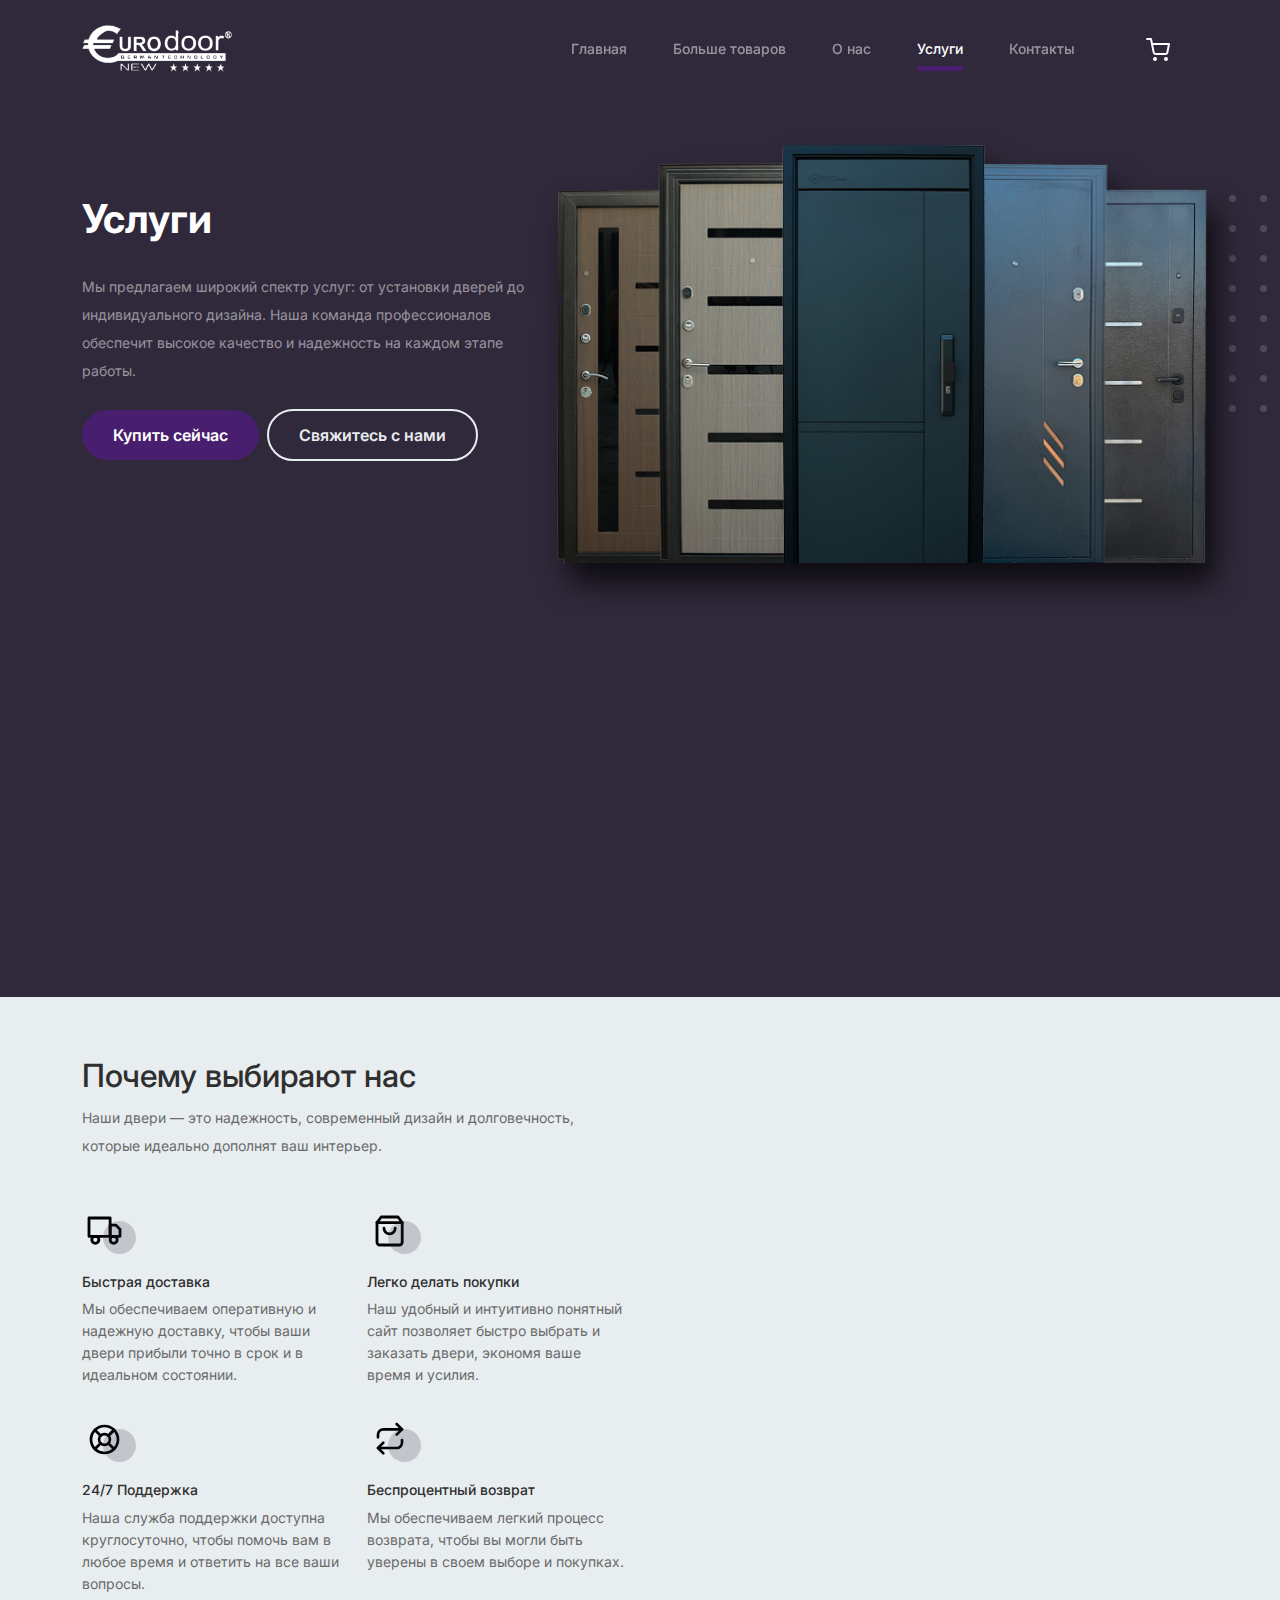
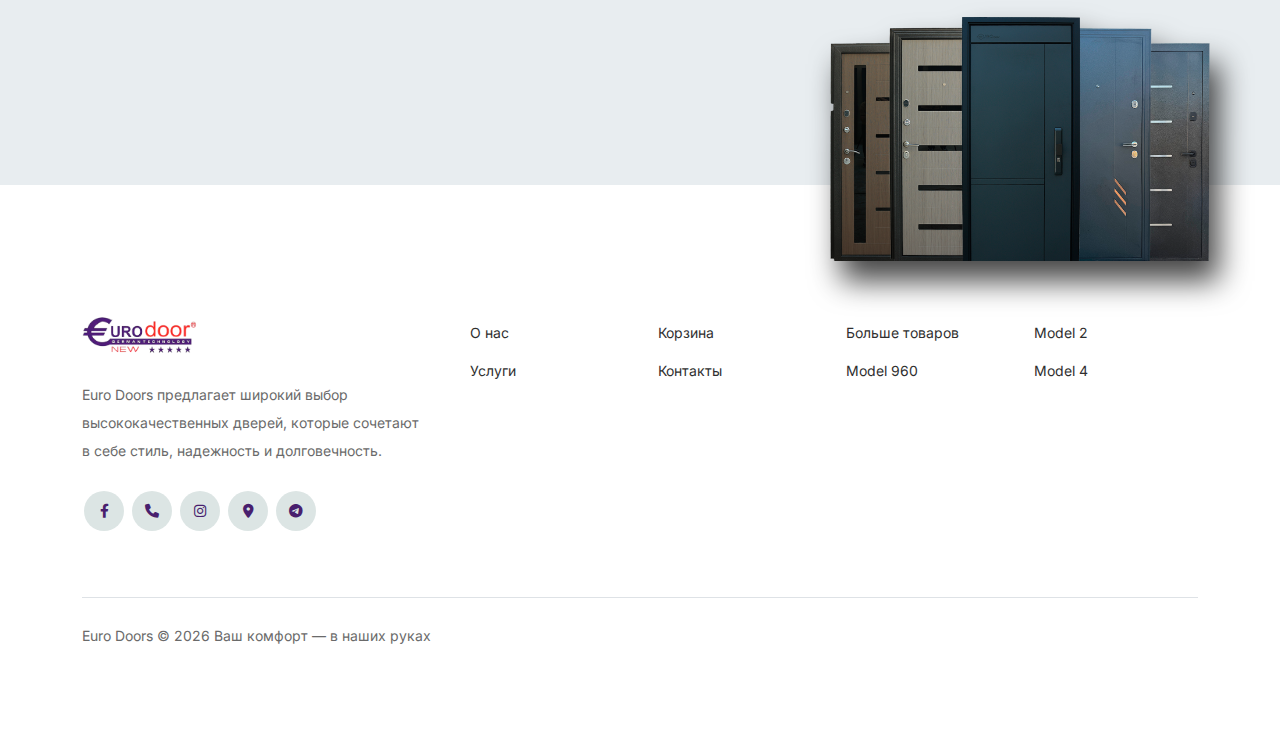
<file: services.html>
<!doctype html>
<html lang="en">
	<head>
		<meta charset="utf-8" />
		<meta
		  name="viewport"
		  content="width=device-width, initial-scale=1, shrink-to-fit=no"
		/>
		<meta name="author" content="eurodoors.uz" />
		<link rel="shortcut icon" href="https://iili.io/2XPEgR9.png" />
	
		<meta name="description" content="" />
		<meta name="keywords" content="eshiklar" />
		<meta property="og:title" content="Euro Doors"/>
		<meta property="og:image" content="https://iili.io/2XPEgR9.png"/>
		<meta property="og:image:type" content="image/png">
		<meta property="og:image:width" content="300">
		<meta property="og:image:height" content="300">
		<meta property="og:url" content="https://eurodoors.uz"/>
		<meta property="og:site_name" content="eurodoors.uz"/>
		<meta property="og:description" content="Выбор комфорта и стиля"/>
		<meta name="twitter:title" content="" />
		<meta name="twitter:image" content="" />
		<meta name="twitter:url" content="" />
		<meta name="twitter:card" content="" />
	
		<!-- Bootstrap CSS -->
		<link href="css/bootstrap.min.css" rel="stylesheet" />
		<link
		  href="https://cdnjs.cloudflare.com/ajax/libs/font-awesome/6.0.0-beta3/css/all.min.css"
		  rel="stylesheet"
		/>
		<link href="css/tiny-slider.css" rel="stylesheet" />
		<link href="./scss/style.css" rel="stylesheet" />
		<link rel="stylesheet" href="css/main.css">
		<title>Euro Doors</title>
	  </head>

	<body>

		<!-- Start Header/Navigation --> 
		 
		<nav
      class="custom-navbar navbar navbar navbar-expand-md navbar-dark bg-dark"
      arial-label="Furni navigation bar"
    >
      <div class="container">
        <a class="navbar-brand" href="index.html"
          ><img src="images/logo2.png" style="width: 150px" alt=""
        /></a>

        <button
          class="navbar-toggler"
          type="button"
          data-bs-toggle="collapse"
          data-bs-target="#navbarsFurni"
          aria-controls="navbarsFurni"
          aria-expanded="false"
          aria-label="Toggle navigation"
        >
          <span class="navbar-toggler-icon"></span>
        </button>

        <div class="collapse navbar-collapse" id="navbarsFurni">
          <ul class="custom-navbar-nav navbar-nav ms-auto mb-2 mb-md-0">
            <li>
              <a class="nav-link" href="index.html">Главная</a>
            </li>
            <li><a class="nav-link" href="shop.html">Больше товаров</a></li>
            <li><a class="nav-link" href="about.html">О нас</a></li>
            <li class="nav-item active"><a class="nav-link" href="services.html">Услуги</a></li>
            <li><a class="nav-link" href="contact.html">Контакты</a></li>
          </ul>

          <ul class="custom-navbar-cta navbar-nav mb-2 mb-md-0 ms-5">
            <li>
              <a class="nav-link" href="cart.html"
                ><img src="images/cart.svg"
              /></a>
            </li>
          </ul>
        </div>
      </div>
    </nav>
		<!-- End Header/Navigation -->

		<!-- Start Hero Section -->
		<div class="hero">
			<div class="container">
			  <div class="row justify-content-between">
				<div class="col-lg-5">
				  <div class="intro-excerpt">
					<h1>
						Услуги
					</h1>
					<p class="mb-4">
						Мы предлагаем широкий спектр услуг: от установки дверей до индивидуального дизайна. Наша команда профессионалов обеспечит высокое качество и надежность на каждом этапе работы.
					</p>
					<p>
					  <a href="shop.html" class="btn btn-secondary me-2">Купить сейчас</a
					  ><a href="contact.html" class="btn btn-white-outline">Свяжитесь с нами</a>
					</p>
				  </div>
				</div>
				<div class="col-lg-7">
				  <div class="hero-img-wrap">
					<img
					  src="images/hero-img.png"
					  class="img-fluid"
					/>
				  </div>
				</div>
			  </div>
			</div>
		  </div>
		<!-- End Hero Section -->

		

		<!-- Start Why Choose Us Section -->
		<div class="why-choose-section" style="padding-top: 60px;">
			<div class="container">
			  <div class="row justify-content-between">
				<div class="col-lg-6">
				  <h2 class="section-title">Почему выбирают нас</h2>
				  <p>
					Наши двери — это надежность, современный дизайн и долговечность, которые идеально дополнят ваш интерьер.
				  </p>
	  
				  <div class="row my-5">
					<div class="col-6 col-md-6">
					  <div class="feature">
						<div class="icon">
						  <img src="images/truck.svg" alt="Image" class="imf-fluid" />
						</div>
						<h3>Быстрая доставка</h3>
						<p>
						  Мы обеспечиваем оперативную и надежную доставку, чтобы ваши двери прибыли точно в срок и в идеальном состоянии.
						</p>
					  </div>
					</div>
	  
					<div class="col-6 col-md-6">
					  <div class="feature">
						<div class="icon">
						  <img src="images/bag.svg" alt="Image" class="imf-fluid" />
						</div>
						<h3>Легко делать покупки</h3>
						<p>
						  Наш удобный и интуитивно понятный сайт позволяет быстро выбрать и заказать двери, экономя ваше время и усилия.
						</p>
					  </div>
					</div>
	  
					<div class="col-6 col-md-6">
					  <div class="feature">
						<div class="icon">
						  <img
							src="images/support.svg"
							alt="Image"
							class="imf-fluid"
						  />
						</div>
						<h3>24/7 Поддержка</h3>
						<p>
						  Наша служба поддержки доступна круглосуточно, чтобы помочь вам в любое время и ответить на все ваши вопросы.
						</p>
					  </div>
					</div>
	  
					<div class="col-6 col-md-6">
					  <div class="feature">
						<div class="icon">
						  <img
							src="images/return.svg"
							alt="Image"
							class="imf-fluid"
						  />
						</div>
						<h3>Беспроцентный возврат</h3>
						<p>
						  Мы обеспечиваем легкий процесс возврата, чтобы вы могли быть уверены в своем выборе и покупках.
						</p>
					  </div>
					</div>
				  </div>
				</div>
	  
			   
			  </div>
			</div>
		  </div>
		<!-- End Why Choose Us Section -->

		
		<!-- Start Footer Section -->
		<footer class="footer-section">
			<div class="container relative">
			  <div class="sofa-img">
				<img src="images/hero-img.png" alt="Image" class="img-fluid" />
			  </div>
	  
			  <div class="row g-5 mb-5">
				<div class="col-lg-4">
				  <div class="mb-4 footer-logo-wrap">
					<a href="#" class="footer-logo"><img src="images/logo1.png" alt=""></a>
				  </div>
				  <p class="mb-4">
					Euro Doors предлагает широкий выбор высококачественных дверей, которые сочетают в себе стиль, надежность и долговечность. 
				  </p>
	  
				  <ul class="list-unstyled custom-social">
					<li>
					  <a href="#"><span class="fa fa-brands fa-facebook-f"></span></a>
					</li>
					<li>
					  <a href="#"><span class="fa-solid fa-phone"></span></a>
					</li>
					<li>
					  <a href="#"><span class="fa fa-brands fa-instagram"></span></a>
					</li>
					<li>
					  <a href="#"><span class="fa-solid fa-location-dot"></span></a>
					</li>
					<li>
					  <a href="#"><span class="fa fa-brands fa-telegram"></span></a>
					</li>
				  </ul>
				</div>
	  
				<div class="col-lg-8">
				  <div class="row links-wrap">
					<div class="col-6 col-sm-6 col-md-3">
					  <ul class="list-unstyled">
						<li><a href="about.html">О нас</a></li>
						<li><a href="services.html">Услуги</a></li>
					   
					   
					  </ul>
					</div>
	  
					<div class="col-6 col-sm-6 col-md-3">
					  <ul class="list-unstyled">
						<li><a href="cart.html">Корзина</a></li>
						<li><a href="contact.html">Контакты</a></li>
			  
					  </ul>
					</div>
	  
					<div class="col-6 col-sm-6 col-md-3">
					  <ul class="list-unstyled">
						<li><a href="shop.html">Больше товаров</a></li>
						<li><a href="#">Model 960</a></li>
					  
					  </ul>
					</div>
	  
					<div class="col-6 col-sm-6 col-md-3">
					  <ul class="list-unstyled">
						<li><a href="#">Model 2</a></li>
						<li><a href="#">Model 4</a></li>
				 
					  </ul>
					</div>
				  </div>
				</div>
			  </div>
	  
			  <div class="border-top copyright">
				<div class="row pt-4">
				  <div class="col-lg-6">
					<p class="mb-2 text-center text-lg-start">
					  Euro Doors &copy;
					  <script>
						document.write(new Date().getFullYear());
					  </script>
					  Ваш комфорт — в наших руках
					  <!-- License information: https://untree.co/license/ -->
					</p>
				  </div>
	  
				</div>
			  </div>
			</div>
		  </footer>
		<!-- End Footer Section -->	


		<script src="js/bootstrap.bundle.min.js"></script>
		<script src="js/tiny-slider.js"></script>
		<script src="js/custom.js"></script>
	</body>

</html>
</file>
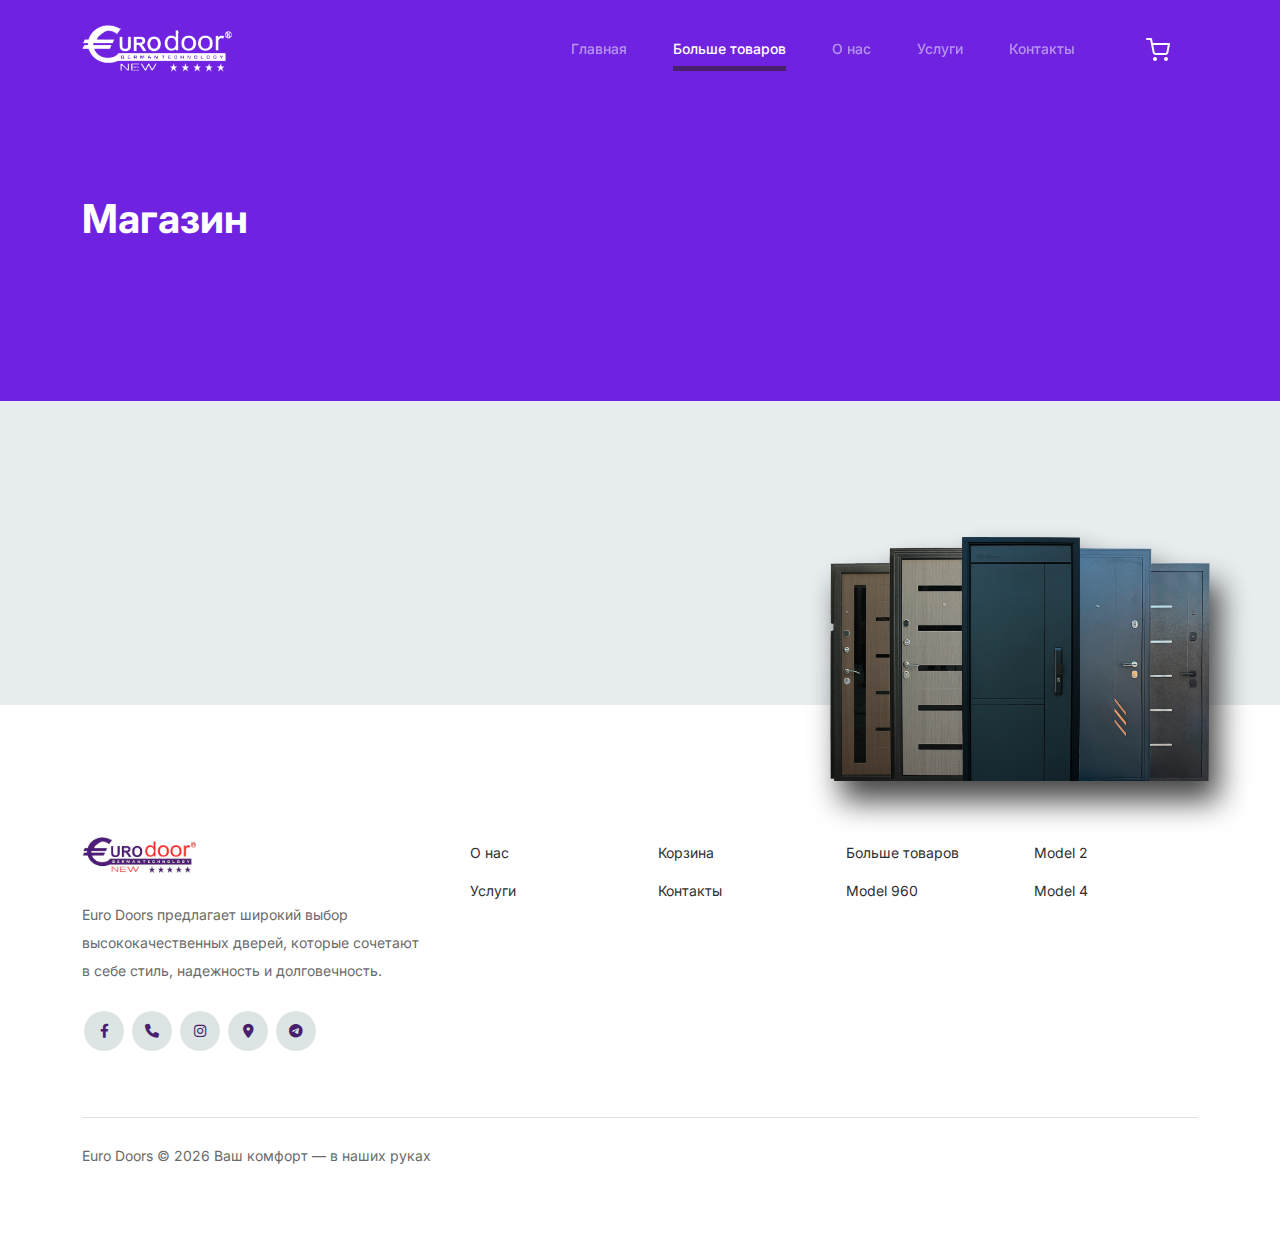
<file: shop.html>
<!doctype html>
<html lang="en">
	<head>
		<meta charset="utf-8" />
		<meta
		  name="viewport"
		  content="width=device-width, initial-scale=1, shrink-to-fit=no"
		/>
		<meta name="author" content="eurodoors.uz" />
		<link rel="shortcut icon" href="https://iili.io/2XPEgR9.png" />
	
		<meta name="description" content="" />
		<meta name="keywords" content="eshiklar" />
		<meta property="og:title" content="Euro Doors"/>
		<meta property="og:image" content="https://iili.io/2XPEgR9.png"/>
		<meta property="og:image:type" content="image/png">
		<meta property="og:image:width" content="300">
		<meta property="og:image:height" content="300">
		<meta property="og:url" content="https://eurodoors.uz"/>
		<meta property="og:site_name" content="eurodoors.uz"/>
		<meta property="og:description" content="Выбор комфорта и стиля"/>
		<meta name="twitter:title" content="" />
		<meta name="twitter:image" content="" />
		<meta name="twitter:url" content="" />
		<meta name="twitter:card" content="" />
	
		<!-- Bootstrap CSS -->
		<link href="css/bootstrap.min.css" rel="stylesheet" />
		<link
		  href="https://cdnjs.cloudflare.com/ajax/libs/font-awesome/6.0.0-beta3/css/all.min.css"
		  rel="stylesheet"
		/>
		<link href="css/tiny-slider.css" rel="stylesheet" />
		<link href="css/style.css" rel="stylesheet" />
		<title>Euro Doors</title>
	  </head>

	<body>

		<!-- Start Header/Navigation -->
		<nav
      class="custom-navbar navbar navbar navbar-expand-md navbar-dark bg-dark"
      arial-label="Furni navigation bar"
    >
      <div class="container">
        <a class="navbar-brand" href="index.html"
          ><img src="images/logo2.png" style="width: 150px" alt=""
        /></a>

        <button
          class="navbar-toggler"
          type="button"
          data-bs-toggle="collapse"
          data-bs-target="#navbarsFurni"
          aria-controls="navbarsFurni"
          aria-expanded="false"
          aria-label="Toggle navigation"
        >
          <span class="navbar-toggler-icon"></span>
        </button>

        <div class="collapse navbar-collapse" id="navbarsFurni">
          <ul class="custom-navbar-nav navbar-nav ms-auto mb-2 mb-md-0">
            <li>
              <a class="nav-link" href="index.html">Главная</a>
            </li>
            <li class="nav-item active"><a class="nav-link" href="shop.html">Больше товаров</a></li>
            <li><a class="nav-link" href="about.html">О нас</a></li>
            <li><a class="nav-link" href="services.html">Услуги</a></li>
            <li><a class="nav-link" href="contact.html">Контакты</a></li>
          </ul>

          <ul class="custom-navbar-cta navbar-nav mb-2 mb-md-0 ms-5">
            <li>
              <a class="nav-link" href="cart.html"
                ><img src="images/cart.svg"
              /></a>
            </li>
          </ul>
        </div>
      </div>
    </nav>
		<!-- End Header/Navigation -->

		<!-- Start Hero Section -->
			<div class="hero" style="height: auto;">
				<div class="container">
					<div class="row justify-content-between">
						<div class="col-lg-5">
							<div class="intro-excerpt">
								<h1>Магазин</h1>
							</div>
						</div>
						<div class="col-lg-7">
							
						</div>
					</div>
				</div>
			</div>
		<!-- End Hero Section -->

		

		<div class="untree_co-section product-section before-footer-section">
		    <div class="container">
		      	<div class="row" id="products-container">
					<template id="template">
						<div class="col-12 col-md-2 col-lg-3 mb-2 mb-md-8" style="margin-bottom: 80px;">
						  <div class="product-item" style="padding-bottom: 40px; margin-top: 40px;">
							<a class="product-item" href="#" style="padding-bottom: 0;">
							  <img
								src=""
								class="img-fluid product-thumbnail"
								alt="Product Image"
							  />
							</a>
							<h3 class="product-title"></h3>
							<strong class="product-price"></strong>
							<span class="icon-cross" id="icon-cross">
							  <img
								src="images/cross.svg"
								class="img-fluid"
								alt="Add to basket"
							  />
							</span>
						  </div>
						</div>
					  </template>
		      	</div>
		    </div>
		</div>


		<!-- Start Footer Section -->
		<footer class="footer-section">
			<div class="container relative">
			  <div class="sofa-img">
				<img src="images/hero-img.png" alt="Image" class="img-fluid" />
			  </div>
	  
			  <div class="row g-5 mb-5">
				<div class="col-lg-4">
				  <div class="mb-4 footer-logo-wrap">
					<a href="#" class="footer-logo"><img src="images/logo1.png" alt=""></a>
				  </div>
				  <p class="mb-4">
					Euro Doors предлагает широкий выбор высококачественных дверей, которые сочетают в себе стиль, надежность и долговечность. 
				  </p>
	  
				  <ul class="list-unstyled custom-social">
					<li>
					  <a href="#"><span class="fa fa-brands fa-facebook-f"></span></a>
					</li>
					<li>
					  <a href="#"><span class="fa-solid fa-phone"></span></a>
					</li>
					<li>
					  <a href="#"><span class="fa fa-brands fa-instagram"></span></a>
					</li>
					<li>
					  <a href="#"><span class="fa-solid fa-location-dot"></span></a>
					</li>
					<li>
					  <a href="#"><span class="fa fa-brands fa-telegram"></span></a>
					</li>
				  </ul>
				</div>
	  
				<div class="col-lg-8">
				  <div class="row links-wrap">
					<div class="col-6 col-sm-6 col-md-3">
					  <ul class="list-unstyled">
						<li><a href="about.html">О нас</a></li>
						<li><a href="services.html">Услуги</a></li>
					   
					   
					  </ul>
					</div>
	  
					<div class="col-6 col-sm-6 col-md-3">
					  <ul class="list-unstyled">
						<li><a href="cart.html">Корзина</a></li>
						<li><a href="contact.html">Контакты</a></li>
			  
					  </ul>
					</div>
	  
					<div class="col-6 col-sm-6 col-md-3">
					  <ul class="list-unstyled">
						<li><a href="shop.html">Больше товаров</a></li>
						<li><a href="#">Model 960</a></li>
					  
					  </ul>
					</div>
	  
					<div class="col-6 col-sm-6 col-md-3">
					  <ul class="list-unstyled">
						<li><a href="#">Model 2</a></li>
						<li><a href="#">Model 4</a></li>
				 
					  </ul>
					</div>
				  </div>
				</div>
			  </div>
	  
			  <div class="border-top copyright">
				<div class="row pt-4">
				  <div class="col-lg-6">
					<p class="mb-2 text-center text-lg-start">
					  Euro Doors &copy;
					  <script>
						document.write(new Date().getFullYear());
					  </script>
					  Ваш комфорт — в наших руках
					  <!-- License information: https://untree.co/license/ -->
					</p>
				  </div>
	  
				</div>
			  </div>
			</div>
		  </footer>
		<!-- End Footer Section -->	


		<script src="js/bootstrap.bundle.min.js"></script>
		<script src="js/tiny-slider.js"></script>
		<script src="js/custom.js"></script>
		<script src="js/render.js" type="module"></script>
	</body>

</html>
</file>
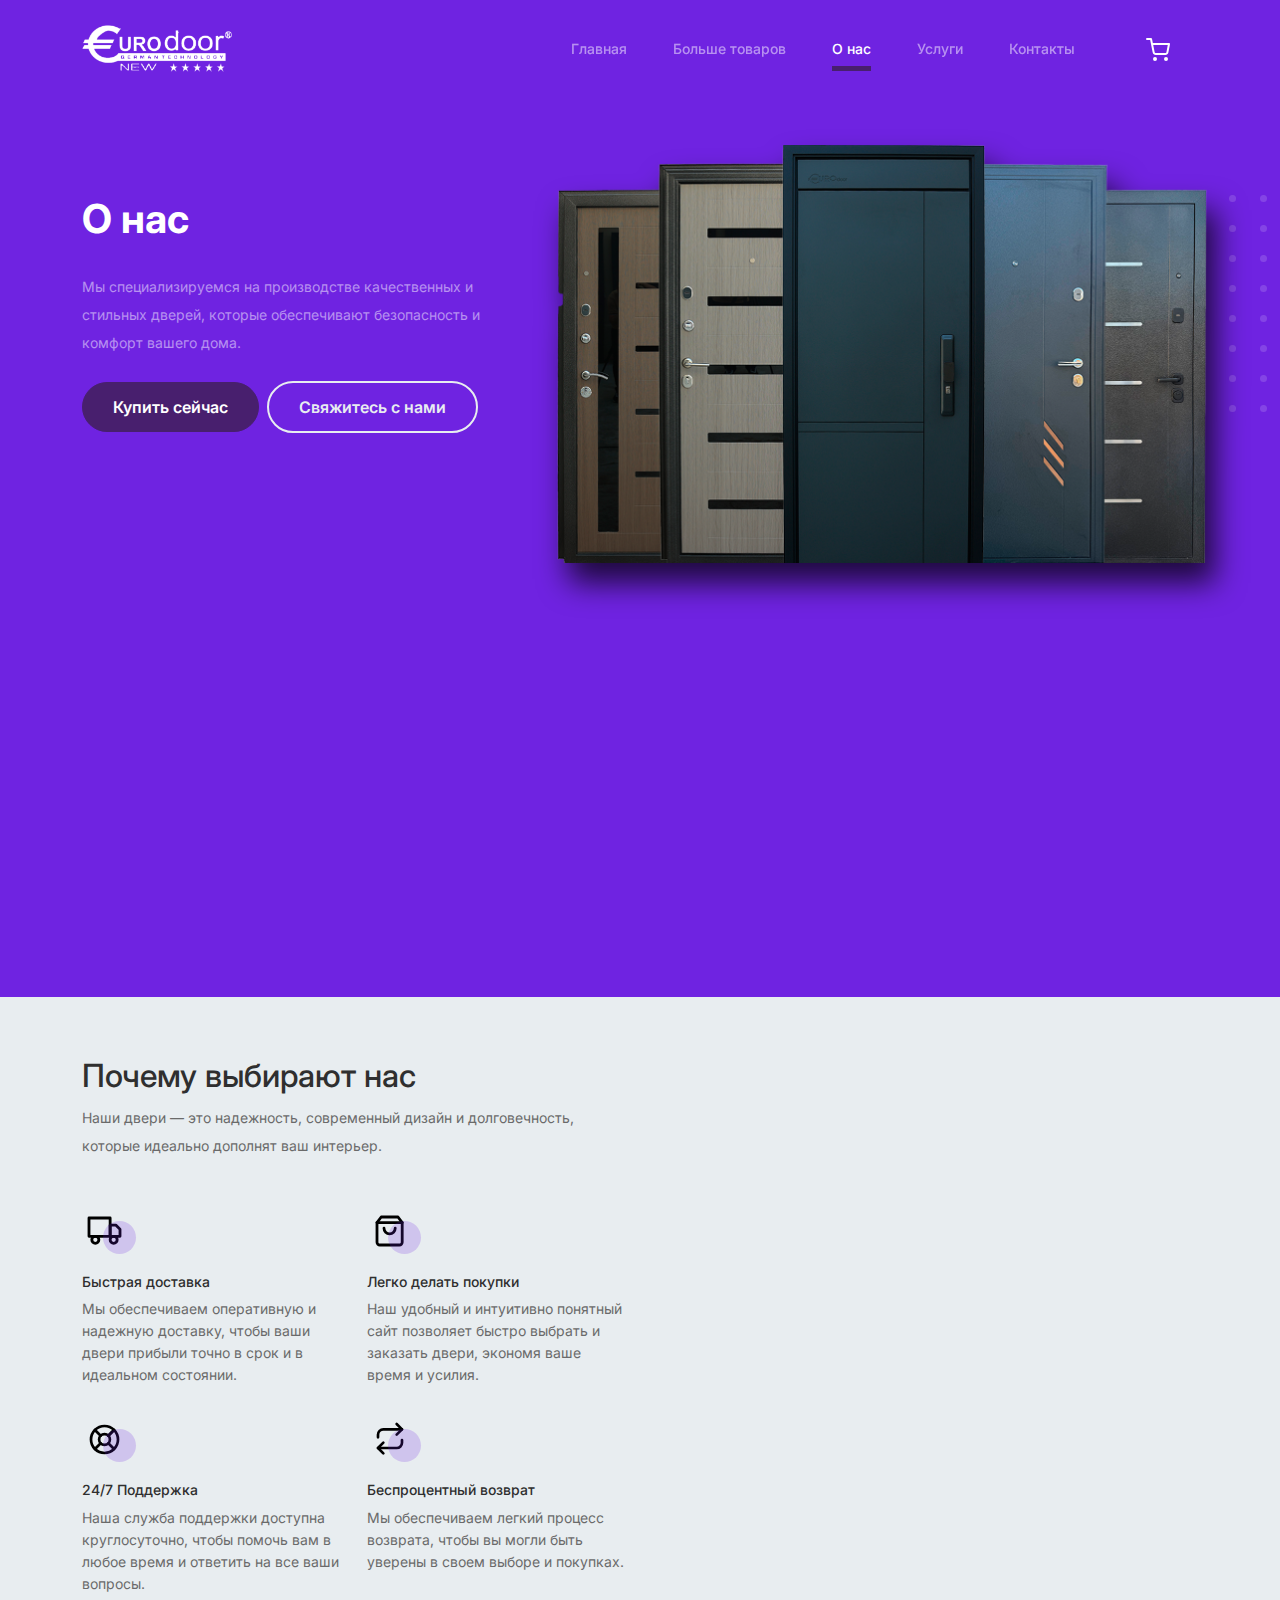
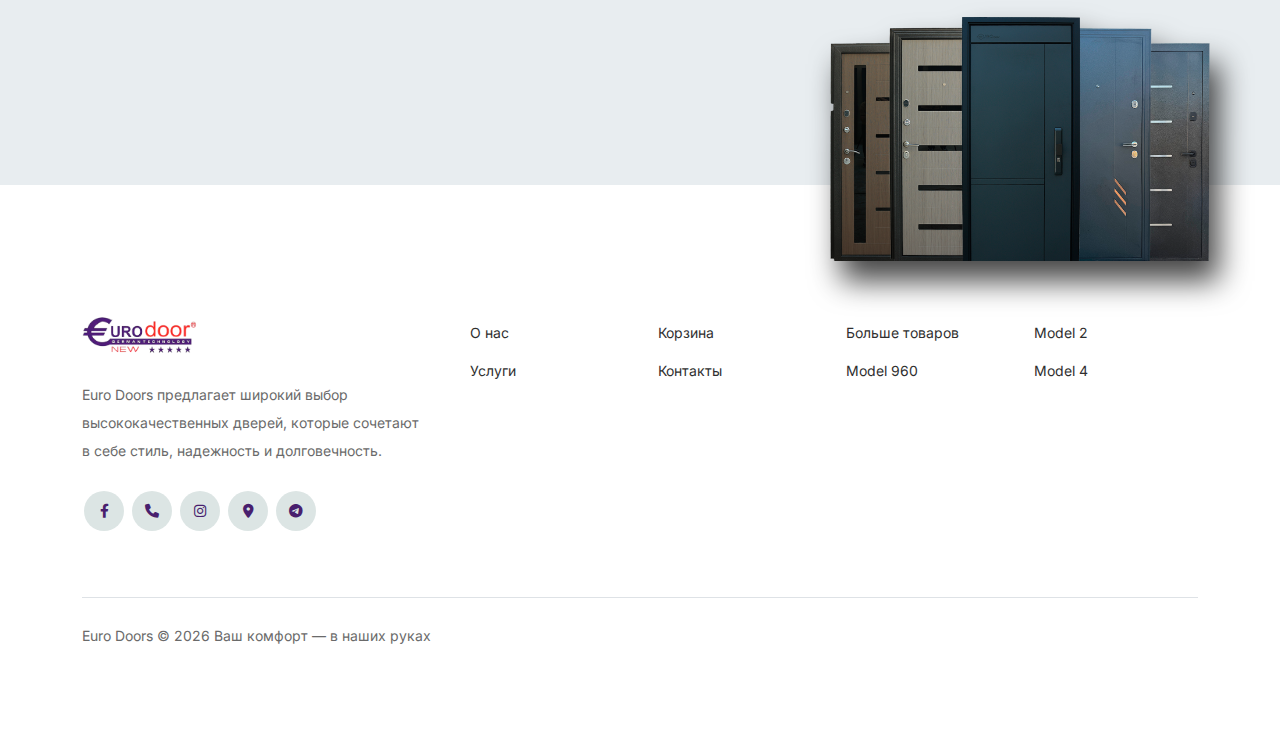
<file: eurodoors/about.html>
<!doctype html>
<html lang="en">
	<head>
		<meta charset="utf-8" />
		<meta
		  name="viewport"
		  content="width=device-width, initial-scale=1, shrink-to-fit=no"
		/>
		<meta name="author" content="eurodoors.uz" />
		<link rel="shortcut icon" href="https://iili.io/2XPEgR9.png" />
	
		<meta name="description" content="" />
		<meta name="keywords" content="eshiklar" />
		<meta property="og:title" content="Euro Doors"/>
		<meta property="og:image" content="https://iili.io/2XPEgR9.png"/>
		<meta property="og:image:type" content="image/png">
		<meta property="og:image:width" content="300">
		<meta property="og:image:height" content="300">
		<meta property="og:url" content="https://eurodoors.uz"/>
		<meta property="og:site_name" content="eurodoors.uz"/>
		<meta property="og:description" content="Выбор комфорта и стиля"/>
		<meta name="twitter:title" content="" />
		<meta name="twitter:image" content="" />
		<meta name="twitter:url" content="" />
		<meta name="twitter:card" content="" />
	
		<!-- Bootstrap CSS -->
		<link href="css/bootstrap.min.css" rel="stylesheet" />
		<link
		  href="https://cdnjs.cloudflare.com/ajax/libs/font-awesome/6.0.0-beta3/css/all.min.css"
		  rel="stylesheet"
		/>
		<link href="css/tiny-slider.css" rel="stylesheet" />
		<link href="css/style.css" rel="stylesheet" />
		<title>Euro Doors</title>
	  </head>

	<body>

		<!-- Start Header/Navigation -->
		<nav
      class="custom-navbar navbar navbar navbar-expand-md navbar-dark bg-dark"
      arial-label="Furni navigation bar"
    >
      <div class="container">
        <a class="navbar-brand" href="index.html"
          ><img src="images/logo2.png" style="width: 150px" alt=""
        /></a>

        <button
          class="navbar-toggler"
          type="button"
          data-bs-toggle="collapse"
          data-bs-target="#navbarsFurni"
          aria-controls="navbarsFurni"
          aria-expanded="false"
          aria-label="Toggle navigation"
        >
          <span class="navbar-toggler-icon"></span>
        </button>

        <div class="collapse navbar-collapse" id="navbarsFurni">
          <ul class="custom-navbar-nav navbar-nav ms-auto mb-2 mb-md-0">
            <li>
              <a class="nav-link" href="index.html">Главная</a>
            </li>
            <li><a class="nav-link" href="shop.html">Больше товаров</a></li>
            <li class="nav-item active"><a class="nav-link" href="about.html">О нас</a></li>
            <li><a class="nav-link" href="services.html">Услуги</a></li>
            <li><a class="nav-link" href="contact.html">Контакты</a></li>
          </ul>

          <ul class="custom-navbar-cta navbar-nav mb-2 mb-md-0 ms-5">
            <li>
              <a class="nav-link" href="cart.html"
                ><img src="images/cart.svg"
              /></a>
            </li>
          </ul>
        </div>
      </div>
    </nav>
		<!-- End Header/Navigation -->

		<!-- Start Hero Section -->
		<div class="hero">
			<div class="container">
			  <div class="row justify-content-between">
				<div class="col-lg-5">
				  <div class="intro-excerpt">
					<h1>
						О нас
					</h1>
					<p class="mb-4">
						Мы специализируемся на производстве качественных и стильных дверей, которые обеспечивают безопасность и комфорт вашего дома.
					</p>
					<p>
					  <a href="shop.html" class="btn btn-secondary me-2">Купить сейчас</a
					  ><a href="contact.html" class="btn btn-white-outline">Свяжитесь с нами</a>
					</p>
				  </div>
				</div>
				<div class="col-lg-7">
				  <div class="hero-img-wrap">
					<img
					  src="images/hero-img.png"
					  class="img-fluid"
					/>
				  </div>
				</div>
			  </div>
			</div>
		  </div>
		<!-- End Hero Section -->

		

		<!-- Start Why Choose Us Section -->
		<div class="why-choose-section" style="padding-top: 60px;">
			<div class="container">
			  <div class="row justify-content-between">
				<div class="col-lg-6">
				  <h2 class="section-title">Почему выбирают нас</h2>
				  <p>
					Наши двери — это надежность, современный дизайн и долговечность, которые идеально дополнят ваш интерьер.
				  </p>
	  
				  <div class="row my-5">
					<div class="col-6 col-md-6">
					  <div class="feature">
						<div class="icon">
						  <img src="images/truck.svg" alt="Image" class="imf-fluid" />
						</div>
						<h3>Быстрая доставка</h3>
						<p>
						  Мы обеспечиваем оперативную и надежную доставку, чтобы ваши двери прибыли точно в срок и в идеальном состоянии.
						</p>
					  </div>
					</div>
	  
					<div class="col-6 col-md-6">
					  <div class="feature">
						<div class="icon">
						  <img src="images/bag.svg" alt="Image" class="imf-fluid" />
						</div>
						<h3>Легко делать покупки</h3>
						<p>
						  Наш удобный и интуитивно понятный сайт позволяет быстро выбрать и заказать двери, экономя ваше время и усилия.
						</p>
					  </div>
					</div>
	  
					<div class="col-6 col-md-6">
					  <div class="feature">
						<div class="icon">
						  <img
							src="images/support.svg"
							alt="Image"
							class="imf-fluid"
						  />
						</div>
						<h3>24/7 Поддержка</h3>
						<p>
						  Наша служба поддержки доступна круглосуточно, чтобы помочь вам в любое время и ответить на все ваши вопросы.
						</p>
					  </div>
					</div>
	  
					<div class="col-6 col-md-6">
					  <div class="feature">
						<div class="icon">
						  <img
							src="images/return.svg"
							alt="Image"
							class="imf-fluid"
						  />
						</div>
						<h3>Беспроцентный возврат</h3>
						<p>
						  Мы обеспечиваем легкий процесс возврата, чтобы вы могли быть уверены в своем выборе и покупках.
						</p>
					  </div>
					</div>
				  </div>
				</div>
	  
			   
			  </div>
			</div>
		  </div>
		<!-- End Why Choose Us Section -->

		<!-- Start Footer Section -->
		<footer class="footer-section">
			<div class="container relative">
			  <div class="sofa-img">
				<img src="images/hero-img.png" alt="Image" class="img-fluid" />
			  </div>
	  
			  <div class="row g-5 mb-5">
				<div class="col-lg-4">
				  <div class="mb-4 footer-logo-wrap">
					<a href="#" class="footer-logo"><img src="images/logo1.png" alt=""></a>
				  </div>
				  <p class="mb-4">
					Euro Doors предлагает широкий выбор высококачественных дверей, которые сочетают в себе стиль, надежность и долговечность. 
				  </p>
	  
				  <ul class="list-unstyled custom-social">
					<li>
					  <a href="#"><span class="fa fa-brands fa-facebook-f"></span></a>
					</li>
					<li>
					  <a href="#"><span class="fa-solid fa-phone"></span></a>
					</li>
					<li>
					  <a href="#"><span class="fa fa-brands fa-instagram"></span></a>
					</li>
					<li>
					  <a href="#"><span class="fa-solid fa-location-dot"></span></a>
					</li>
					<li>
					  <a href="#"><span class="fa fa-brands fa-telegram"></span></a>
					</li>
				  </ul>
				</div>
	  
				<div class="col-lg-8">
				  <div class="row links-wrap">
					<div class="col-6 col-sm-6 col-md-3">
					  <ul class="list-unstyled">
						<li><a href="about.html">О нас</a></li>
						<li><a href="services.html">Услуги</a></li>
					   
					   
					  </ul>
					</div>
	  
					<div class="col-6 col-sm-6 col-md-3">
					  <ul class="list-unstyled">
						<li><a href="cart.html">Корзина</a></li>
						<li><a href="contact.html">Контакты</a></li>
			  
					  </ul>
					</div>
	  
					<div class="col-6 col-sm-6 col-md-3">
					  <ul class="list-unstyled">
						<li><a href="shop.html">Больше товаров</a></li>
						<li><a href="#">Model 960</a></li>
					  
					  </ul>
					</div>
	  
					<div class="col-6 col-sm-6 col-md-3">
					  <ul class="list-unstyled">
						<li><a href="#">Model 2</a></li>
						<li><a href="#">Model 4</a></li>
				 
					  </ul>
					</div>
				  </div>
				</div>
			  </div>
	  
			  <div class="border-top copyright">
				<div class="row pt-4">
				  <div class="col-lg-6">
					<p class="mb-2 text-center text-lg-start">
					  Euro Doors &copy;
					  <script>
						document.write(new Date().getFullYear());
					  </script>
					  Ваш комфорт — в наших руках
					  <!-- License information: https://untree.co/license/ -->
					</p>
				  </div>
	  
				</div>
			  </div>
			</div>
		  </footer>
		<!-- End Footer Section -->	


		<script src="js/bootstrap.bundle.min.js"></script>
		<script src="js/tiny-slider.js"></script>
		<script src="js/custom.js"></script>
	</body>

</html>
</file>
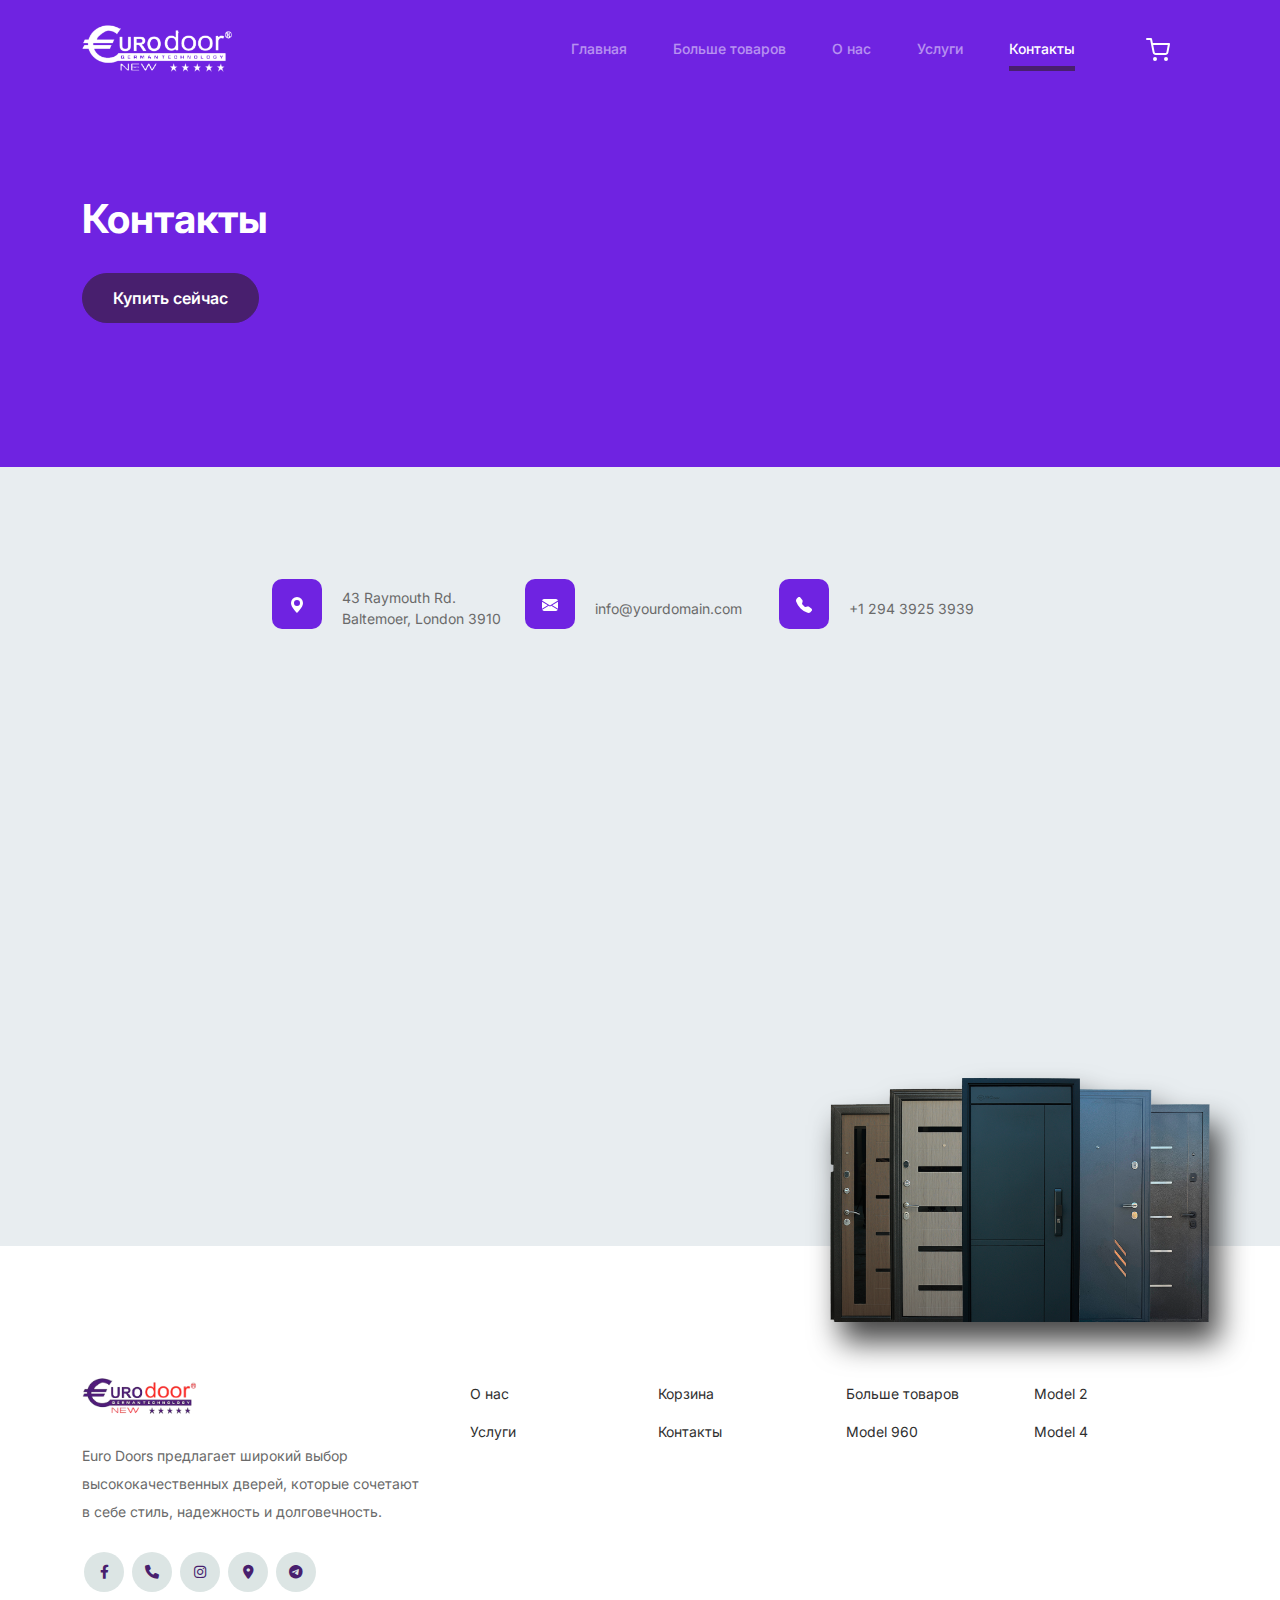
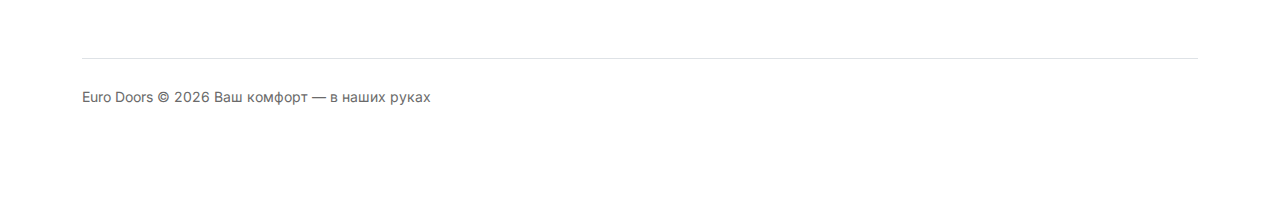
<file: eurodoors/contact.html>
<!doctype html>
<html lang="en">
	<head>
		<meta charset="utf-8" />
		<meta
		  name="viewport"
		  content="width=device-width, initial-scale=1, shrink-to-fit=no"
		/>
		<meta name="author" content="eurodoors.uz" />
		<link rel="shortcut icon" href="https://iili.io/2XPEgR9.png" />
	
		<meta name="description" content="" />
		<meta name="keywords" content="eshiklar" />
		<meta property="og:title" content="Euro Doors"/>
		<meta property="og:image" content="https://iili.io/2XPEgR9.png"/>
		<meta property="og:image:type" content="image/png">
		<meta property="og:image:width" content="300">
		<meta property="og:image:height" content="300">
		<meta property="og:url" content="https://eurodoors.uz"/>
		<meta property="og:site_name" content="eurodoors.uz"/>
		<meta property="og:description" content="Выбор комфорта и стиля"/>
		<meta name="twitter:title" content="" />
		<meta name="twitter:image" content="" />
		<meta name="twitter:url" content="" />
		<meta name="twitter:card" content="" />
	
		<!-- Bootstrap CSS -->
		<link href="css/bootstrap.min.css" rel="stylesheet" />
		<link
		  href="https://cdnjs.cloudflare.com/ajax/libs/font-awesome/6.0.0-beta3/css/all.min.css"
		  rel="stylesheet"
		/>
		<link href="css/tiny-slider.css" rel="stylesheet" />
		<link href="css/style.css" rel="stylesheet" />
		<title>Euro Doors</title>
	  </head>

	<body>

		<!-- Start Header/Navigation -->
		<nav
		class="custom-navbar navbar navbar navbar-expand-md navbar-dark bg-dark"
		arial-label="Furni navigation bar"
	  >
		<div class="container">
		  <a class="navbar-brand" href="index.html"
			><img src="images/logo2.png" style="width: 150px" alt=""
		  /></a>
  
		  <button
			class="navbar-toggler"
			type="button"
			data-bs-toggle="collapse"
			data-bs-target="#navbarsFurni"
			aria-controls="navbarsFurni"
			aria-expanded="false"
			aria-label="Toggle navigation"
		  >
			<span class="navbar-toggler-icon"></span>
		  </button>
  
		  <div class="collapse navbar-collapse" id="navbarsFurni">
			<ul class="custom-navbar-nav navbar-nav ms-auto mb-2 mb-md-0">
			  <li>
				<a class="nav-link" href="index.html">Главная</a>
			  </li>
			  <li><a class="nav-link" href="shop.html">Больше товаров</a></li>
			  <li><a class="nav-link" href="about.html">О нас</a></li>
			  <li><a class="nav-link" href="services.html">Услуги</a></li>
			  <li class="nav-item active"><a class="nav-link" href="contact.html">Контакты</a></li>
			</ul>
  
			<ul class="custom-navbar-cta navbar-nav mb-2 mb-md-0 ms-5">
			  <li>
				<a class="nav-link" href="cart.html"
				  ><img src="images/cart.svg"
				/></a>
			  </li>
			</ul>
		  </div>
		</div>
	  </nav>
		<!-- End Header/Navigation -->

		<!-- Start Hero Section -->
		<div class="hero" style="height: auto;">
			<div class="container">
			  <div class="row justify-content-between">
				<div class="col-lg-5">
				  <div class="intro-excerpt">
					<h1>
						Контакты
					</h1>
					<p>
					  <a href="shop.html" class="btn btn-secondary me-2">Купить сейчас</a
					  >
					</p>
				  </div>
				</div>
			  </div>
			</div>
		  </div>
		<!-- End Hero Section -->

		
		<!-- Start Contact Form -->
		<div class="untree_co-section">
      <div class="container">

        <div class="block">
          <div class="row justify-content-center">


            <div class="col-md-8 col-lg-8 pb-4">


              <div class="row mb-5">
                <div class="col-lg-4">
                  <div  class="service no-shadow align-items-center link horizontal d-flex active" data-aos="fade-left" data-aos-delay="0">
                    <div class="service-icon color-1 mb-4">
                      <svg xmlns="http://www.w3.org/2000/svg" width="16" height="16" fill="currentColor" class="bi bi-geo-alt-fill" viewBox="0 0 16 16">
                        <path d="M8 16s6-5.686 6-10A6 6 0 0 0 2 6c0 4.314 6 10 6 10zm0-7a3 3 0 1 1 0-6 3 3 0 0 1 0 6z"/>
                      </svg>
                    </div> <!-- /.icon -->
                    <div class="service-contents">
                      <p>43 Raymouth Rd. Baltemoer, London 3910</p>
                    </div> <!-- /.service-contents-->
                  </div> <!-- /.service -->
                </div>

                <div class="col-lg-4">
                  <div  class="service no-shadow align-items-center link horizontal d-flex active" data-aos="fade-left" data-aos-delay="0">
                    <div class="service-icon color-1 mb-4">
                      <svg xmlns="http://www.w3.org/2000/svg" width="16" height="16" fill="currentColor" class="bi bi-envelope-fill" viewBox="0 0 16 16">
                        <path d="M.05 3.555A2 2 0 0 1 2 2h12a2 2 0 0 1 1.95 1.555L8 8.414.05 3.555zM0 4.697v7.104l5.803-3.558L0 4.697zM6.761 8.83l-6.57 4.027A2 2 0 0 0 2 14h12a2 2 0 0 0 1.808-1.144l-6.57-4.027L8 9.586l-1.239-.757zm3.436-.586L16 11.801V4.697l-5.803 3.546z"/>
                      </svg>
                    </div> <!-- /.icon -->
                    <div class="service-contents">
                      <p>info@yourdomain.com</p>
                    </div> <!-- /.service-contents-->
                  </div> <!-- /.service -->
                </div>

                <div class="col-lg-4">
                  <div  class="service no-shadow align-items-center link horizontal d-flex active" data-aos="fade-left" data-aos-delay="0">
                    <div class="service-icon color-1 mb-4">
                      <svg xmlns="http://www.w3.org/2000/svg" width="16" height="16" fill="currentColor" class="bi bi-telephone-fill" viewBox="0 0 16 16">
                        <path fill-rule="evenodd" d="M1.885.511a1.745 1.745 0 0 1 2.61.163L6.29 2.98c.329.423.445.974.315 1.494l-.547 2.19a.678.678 0 0 0 .178.643l2.457 2.457a.678.678 0 0 0 .644.178l2.189-.547a1.745 1.745 0 0 1 1.494.315l2.306 1.794c.829.645.905 1.87.163 2.611l-1.034 1.034c-.74.74-1.846 1.065-2.877.702a18.634 18.634 0 0 1-7.01-4.42 18.634 18.634 0 0 1-4.42-7.009c-.362-1.03-.037-2.137.703-2.877L1.885.511z"/>
                      </svg>
                    </div> <!-- /.icon -->
                    <div class="service-contents">
                      <p>+1 294 3925 3939</p>
                    </div> <!-- /.service-contents-->
                  </div> <!-- /.service -->
                </div>
              </div>
			  <iframe src="https://www.google.com/maps/embed?pb=!1m13!1m8!1m3!1d1998.5340553151188!2d69.24062708578978!3d41.36500662946383!3m2!1i1024!2i768!4f13.1!3m2!1m1!2zNDHCsDIxJzU0LjIiTiA2OcKwMTQnMzAuNCJF!5e0!3m2!1suz!2s!4v1732125780839!5m2!1suz!2s" width="100%" height="400" style="border:0;" allowfullscreen="" loading="lazy" referrerpolicy="no-referrer-when-downgrade"></iframe>

            </div>

          </div>

        </div>

      </div>


    </div>
  </div>

  <!-- End Contact Form -->

		

		<!-- Start Footer Section -->
		<footer class="footer-section">
			<div class="container relative">
			  <div class="sofa-img">
				<img src="images/hero-img.png" alt="Image" class="img-fluid" />
			  </div>
	  
			  <div class="row g-5 mb-5">
				<div class="col-lg-4">
				  <div class="mb-4 footer-logo-wrap">
					<a href="#" class="footer-logo"><img src="images/logo1.png" alt=""></a>
				  </div>
				  <p class="mb-4">
					Euro Doors предлагает широкий выбор высококачественных дверей, которые сочетают в себе стиль, надежность и долговечность. 
				  </p>
	  
				  <ul class="list-unstyled custom-social">
					<li>
					  <a href="#"><span class="fa fa-brands fa-facebook-f"></span></a>
					</li>
					<li>
					  <a href="#"><span class="fa-solid fa-phone"></span></a>
					</li>
					<li>
					  <a href="#"><span class="fa fa-brands fa-instagram"></span></a>
					</li>
					<li>
					  <a href="#"><span class="fa-solid fa-location-dot"></span></a>
					</li>
					<li>
					  <a href="#"><span class="fa fa-brands fa-telegram"></span></a>
					</li>
				  </ul>
				</div>
	  
				<div class="col-lg-8">
				  <div class="row links-wrap">
					<div class="col-6 col-sm-6 col-md-3">
					  <ul class="list-unstyled">
						<li><a href="about.html">О нас</a></li>
						<li><a href="services.html">Услуги</a></li>
					   
					   
					  </ul>
					</div>
	  
					<div class="col-6 col-sm-6 col-md-3">
					  <ul class="list-unstyled">
						<li><a href="cart.html">Корзина</a></li>
						<li><a href="contact.html">Контакты</a></li>
			  
					  </ul>
					</div>
	  
					<div class="col-6 col-sm-6 col-md-3">
					  <ul class="list-unstyled">
						<li><a href="shop.html">Больше товаров</a></li>
						<li><a href="#">Model 960</a></li>
					  
					  </ul>
					</div>
	  
					<div class="col-6 col-sm-6 col-md-3">
					  <ul class="list-unstyled">
						<li><a href="#">Model 2</a></li>
						<li><a href="#">Model 4</a></li>
				 
					  </ul>
					</div>
				  </div>
				</div>
			  </div>
	  
			  <div class="border-top copyright">
				<div class="row pt-4">
				  <div class="col-lg-6">
					<p class="mb-2 text-center text-lg-start">
					  Euro Doors &copy;
					  <script>
						document.write(new Date().getFullYear());
					  </script>
					  Ваш комфорт — в наших руках
					  <!-- License information: https://untree.co/license/ -->
					</p>
				  </div>
	  
				</div>
			  </div>
			</div>
		  </footer>
		<!-- End Footer Section -->	


		<script src="js/bootstrap.bundle.min.js"></script>
		<script src="js/tiny-slider.js"></script>
		<script src="js/custom.js"></script>
	</body>

</html>
</file>
<file: css/tiny-slider.css>
.tns-outer{padding:0 !important}.tns-outer [hidden]{display:none !important}.tns-outer [aria-controls],.tns-outer [data-action]{cursor:pointer}.tns-slider{-webkit-transition:all 0s;-moz-transition:all 0s;transition:all 0s}.tns-slider>.tns-item{-webkit-box-sizing:border-box;-moz-box-sizing:border-box;box-sizing:border-box}.tns-horizontal.tns-subpixel{white-space:nowrap}.tns-horizontal.tns-subpixel>.tns-item{display:inline-block;vertical-align:top;white-space:normal}.tns-horizontal.tns-no-subpixel:after{content:'';display:table;clear:both}.tns-horizontal.tns-no-subpixel>.tns-item{float:left}.tns-horizontal.tns-carousel.tns-no-subpixel>.tns-item{margin-right:-100%}.tns-no-calc{position:relative;left:0}.tns-gallery{position:relative;left:0;min-height:1px}.tns-gallery>.tns-item{position:absolute;left:-100%;-webkit-transition:transform 0s, opacity 0s;-moz-transition:transform 0s, opacity 0s;transition:transform 0s, opacity 0s}.tns-gallery>.tns-slide-active{position:relative;left:auto !important}.tns-gallery>.tns-moving{-webkit-transition:all 0.25s;-moz-transition:all 0.25s;transition:all 0.25s}.tns-autowidth{display:inline-block}.tns-lazy-img{-webkit-transition:opacity 0.6s;-moz-transition:opacity 0.6s;transition:opacity 0.6s;opacity:0.6}.tns-lazy-img.tns-complete{opacity:1}.tns-ah{-webkit-transition:height 0s;-moz-transition:height 0s;transition:height 0s}.tns-ovh{overflow:hidden}.tns-visually-hidden{position:absolute;left:-10000em}.tns-transparent{opacity:0;visibility:hidden}.tns-fadeIn{opacity:1;filter:alpha(opacity=100);z-index:0}.tns-normal,.tns-fadeOut{opacity:0;filter:alpha(opacity=0);z-index:-1}.tns-vpfix{white-space:nowrap}.tns-vpfix>div,.tns-vpfix>li{display:inline-block}.tns-t-subp2{margin:0 auto;width:310px;position:relative;height:10px;overflow:hidden}.tns-t-ct{width:2333.3333333%;width:-webkit-calc(100% * 70 / 3);width:-moz-calc(100% * 70 / 3);width:calc(100% * 70 / 3);position:absolute;right:0}.tns-t-ct:after{content:'';display:table;clear:both}.tns-t-ct>div{width:1.4285714%;width:-webkit-calc(100% / 70);width:-moz-calc(100% / 70);width:calc(100% / 70);height:10px;float:left}

/*# sourceMappingURL=sourcemaps/tiny-slider.css.map */
</file>
<file: scss/style.css>
/*
* Template Name: UntreeStore
* Template Author: Untree.co
* Author URI: https://untree.co/
* License: https://creativecommons.org/licenses/by/3.0/
*/
@import url("https://fonts.googleapis.com/css2?family=Inter:wght@400;500;600;700;800&display=swap");
html {
  overflow-x: hidden;
}

body {
  overflow-x: hidden;
  position: relative;
}

body {
  font-family: "Inter", sans-serif;
  font-weight: 400;
  line-height: 28px;
  color: #6a6a6a;
  font-size: 14px;
  background-color: #E8EDF0;
}

a {
  text-decoration: none;
  transition: 0.3s all ease;
  color: #2f2f2f;
  text-decoration: underline;
}
a:hover {
  color: #2f2f2f;
  text-decoration: none;
}
a.more {
  font-weight: 600;
}

.custom-navbar {
  background: #30293b !important;
  padding-top: 20px;
  padding-bottom: 20px;
}
.custom-navbar .navbar-brand {
  font-size: 32px;
  font-weight: 600;
}
.custom-navbar .navbar-brand > span {
  opacity: 0.4;
}
.custom-navbar .navbar-toggler {
  border-color: transparent;
}
.custom-navbar .navbar-toggler:active, .custom-navbar .navbar-toggler:focus {
  box-shadow: none;
  outline: none;
}
@media (min-width: 992px) {
  .custom-navbar .custom-navbar-nav li {
    margin-left: 15px;
    margin-right: 15px;
  }
}
.custom-navbar .custom-navbar-nav li a {
  font-weight: 500;
  color: #ffffff !important;
  opacity: 0.5;
  transition: 0.3s all ease;
  position: relative;
}
@media (min-width: 768px) {
  .custom-navbar .custom-navbar-nav li a:before {
    content: "";
    position: absolute;
    bottom: 0;
    left: 8px;
    right: 8px;
    background: #481F6E;
    height: 5px;
    opacity: 1;
    visibility: visible;
    width: 0;
    transition: 0.15s all ease-out;
  }
}
.custom-navbar .custom-navbar-nav li a:hover {
  opacity: 1;
}
.custom-navbar .custom-navbar-nav li a:hover:before {
  width: calc(100% - 16px);
}
.custom-navbar .custom-navbar-nav li.active a {
  opacity: 1;
}
.custom-navbar .custom-navbar-nav li.active a:before {
  width: calc(100% - 16px);
}
.custom-navbar .custom-navbar-cta {
  margin-left: 0 !important;
  flex-direction: row;
}
@media (min-width: 768px) {
  .custom-navbar .custom-navbar-cta {
    margin-left: 40px !important;
  }
}
.custom-navbar .custom-navbar-cta li {
  margin-left: 0px;
  margin-right: 0px;
}
.custom-navbar .custom-navbar-cta li:first-child {
  margin-right: 20px;
}

.hero {
  background: #30293b;
  padding: calc(4rem - 30px) 0 0rem 0;
  height: 100vh;
}
@media (min-width: 768px) {
  .hero {
    padding: calc(4rem - 30px) 0 4rem 0;
  }
}
@media (min-width: 992px) {
  .hero {
    padding: calc(8rem - 30px) 0 8rem 0;
  }
}
@media (max-width: 430px) {
  .hero {
    height: auto;
  }
}
.hero .intro-excerpt {
  position: relative;
  z-index: 4;
}
@media (min-width: 992px) {
  .hero .intro-excerpt {
    max-width: 450px;
  }
}
@media (max-width: 768px) {
  .hero .intro-excerpt {
    margin-bottom: 60px;
  }
}
.hero h1 {
  font-weight: 700;
  color: #ffffff;
  margin-bottom: 30px;
}
@media (min-width: 1400px) {
  .hero h1 {
    font-size: 54px;
  }
}
.hero p {
  color: rgba(255, 255, 255, 0.5);
  margin-botom: 30px;
}
.hero .hero-img-wrap {
  position: relative;
}
.hero .hero-img-wrap img {
  position: relative;
  top: 0px;
  right: 0px;
  z-index: 2;
  max-width: 650px;
  left: -20px;
  margin-top: 30px;
  filter: drop-shadow(10px 20px 15px rgba(0, 0, 0, 0.729));
}
@media (min-width: 768px) {
  .hero .hero-img-wrap img {
    right: 0px;
    left: 0;
  }
}
@media (min-width: 992px) {
  .hero .hero-img-wrap img {
    left: 0px;
    top: -80px;
    position: absolute;
    right: -50px;
  }
}
@media (min-width: 1200px) {
  .hero .hero-img-wrap img {
    left: 0px;
    top: -80px;
    right: -100px;
  }
}
@media (max-width: 430px) {
  .hero .hero-img-wrap img {
    display: none;
  }
}
.hero .hero-img-wrap:after {
  content: "";
  position: absolute;
  width: 255px;
  height: 217px;
  background-image: url("../images/dots-light.svg");
  background-size: contain;
  background-repeat: no-repeat;
  right: -100px;
  top: 0px;
}
@media (max-width: 768px) {
  .hero .hero-img-wrap:after {
    top: -40px;
    display: none;
  }
}

.btn {
  font-weight: 600;
  padding: 12px 30px;
  border-radius: 30px;
  color: #ffffff;
  background: #2f2f2f;
  border-color: #2f2f2f;
}
.btn:hover {
  color: #ffffff;
  background: rgb(34.25, 34.25, 34.25);
  border-color: rgb(34.25, 34.25, 34.25);
}
.btn:active, .btn:focus {
  outline: none !important;
  box-shadow: none;
}
.btn.btn-primary {
  background: #481F6E;
  border-color: #481F6E;
}
.btn.btn-primary:hover {
  background: rgb(35.76, 30.545, 43.955);
  border-color: rgb(35.76, 30.545, 43.955);
}
.btn.btn-secondary {
  color: white;
  background: #481F6E;
  border-color: #481F6E;
}
.btn.btn-secondary:hover {
  background: rgb(58.9787234043, 25.3936170213, 90.1063829787);
  border-color: rgb(58.9787234043, 25.3936170213, 90.1063829787);
}
@media (max-width: 430px) {
  .btn.btn-secondary {
    margin-bottom: 5px;
  }
}
.btn.btn-white-outline {
  background: transparent;
  border-width: 2px;
  border-color: #E8EDF0;
  color: #E8EDF0;
}
.btn.btn-white-outline:hover {
  border-color: #E8EDF0;
  color: #E8EDF0;
}

.section-title {
  color: #2f2f2f;
}

.product-section {
  padding: 7rem 0;
}
.product-section .product-item {
  text-align: center;
  text-decoration: none;
  display: block;
  position: relative;
  padding-bottom: 50px;
  cursor: pointer;
}
.product-section .product-item .product-thumbnail {
  margin-bottom: 30px;
  position: relative;
  top: 0;
  transition: 0.3s all ease;
}
.product-section .product-item h3 {
  font-weight: 600;
  font-size: 16px;
}
.product-section .product-item strong {
  font-weight: 800 !important;
  font-size: 18px !important;
}
.product-section .product-item h3, .product-section .product-item strong {
  color: #2f2f2f;
  text-decoration: none;
}
.product-section .product-item .icon-cross {
  position: absolute;
  width: 35px;
  height: 35px;
  display: inline-block;
  background: #2f2f2f;
  bottom: 15px;
  left: 50%;
  transform: translateX(-50%);
  margin-bottom: -17.5px;
  border-radius: 50%;
  opacity: 0;
  visibility: hidden;
  transition: 0.3s all ease;
}
.product-section .product-item .icon-cross img {
  position: absolute;
  left: 50%;
  top: 50%;
  transform: translate(-50%, -50%);
}
.product-section .product-item:before {
  bottom: 0;
  left: 0;
  right: 0;
  position: absolute;
  content: "";
  background: #dce5e4;
  height: 0%;
  z-index: -1;
  border-radius: 10px;
  transition: 0.3s all ease;
}
.product-section .product-item:hover .product-thumbnail {
  top: -25px;
}
.product-section .product-item:hover .icon-cross {
  bottom: 0;
  opacity: 1;
  visibility: visible;
}
.product-section .product-item:hover:before {
  height: 70%;
}

.why-choose-section {
  padding: 0 0 7rem 0;
}
.why-choose-section .img-wrap {
  position: relative;
}
.why-choose-section .img-wrap:before {
  position: absolute;
  content: "";
  width: 255px;
  height: 217px;
  background-image: url("../images/dots-yellow.svg");
  background-repeat: no-repeat;
  background-size: contain;
  transform: translate(-40%, -40%);
  z-index: -1;
}
.why-choose-section .img-wrap img {
  border-radius: 20px;
}

.feature {
  margin-bottom: 30px;
}
.feature .icon {
  display: inline-block;
  position: relative;
  margin-bottom: 20px;
}
.feature .icon:before {
  content: "";
  width: 33px;
  height: 33px;
  position: absolute;
  background: rgba(48, 41, 59, 0.2);
  border-radius: 50%;
  right: -8px;
  bottom: 0;
}
.feature h3 {
  font-size: 14px;
  color: #2f2f2f;
}
.feature p {
  font-size: 14px;
  line-height: 22px;
  color: #6a6a6a;
}

.we-help-section {
  padding: 7rem 0;
}
.we-help-section .imgs-grid {
  display: grid;
  grid-template-columns: repeat(27, 1fr);
  position: relative;
}
.we-help-section .imgs-grid:before {
  position: absolute;
  content: "";
  width: 255px;
  height: 217px;
  background-image: url("../images/dots-green.svg");
  background-size: contain;
  background-repeat: no-repeat;
  transform: translate(-40%, -40%);
  z-index: -1;
}
.we-help-section .imgs-grid .grid {
  position: relative;
}
.we-help-section .imgs-grid .grid img {
  border-radius: 20px;
  max-width: 100%;
}
.we-help-section .imgs-grid .grid.grid-1 {
  grid-column: 1/span 18;
  grid-row: 1/span 27;
}
.we-help-section .imgs-grid .grid.grid-2 {
  grid-column: 19/span 27;
  grid-row: 1/span 5;
  padding-left: 20px;
}
.we-help-section .imgs-grid .grid.grid-3 {
  grid-column: 14/span 16;
  grid-row: 6/span 27;
  padding-top: 20px;
}

.custom-list {
  width: 100%;
}
.custom-list li {
  display: inline-block;
  width: calc(50% - 20px);
  margin-bottom: 12px;
  line-height: 1.5;
  position: relative;
  padding-left: 20px;
}
.custom-list li:before {
  content: "";
  width: 8px;
  height: 8px;
  border-radius: 50%;
  border: 2px solid #30293b;
  position: absolute;
  left: 0;
  top: 8px;
}

.popular-product {
  padding: 0 0 7rem 0;
}
.popular-product .product-item-sm h3 {
  font-size: 14px;
  font-weight: 700;
  color: #2f2f2f;
}
.popular-product .product-item-sm a {
  text-decoration: none;
  color: #2f2f2f;
  transition: 0.3s all ease;
}
.popular-product .product-item-sm a:hover {
  color: rgba(47, 47, 47, 0.5);
}
.popular-product .product-item-sm p {
  line-height: 1.4;
  margin-bottom: 10px;
  font-size: 14px;
}
.popular-product .product-item-sm .thumbnail {
  margin-right: 10px;
  flex: 0 0 120px;
  position: relative;
}
.popular-product .product-item-sm .thumbnail:before {
  content: "";
  position: absolute;
  border-radius: 20px;
  background: #dce5e4;
  width: 98px;
  height: 98px;
  top: 50%;
  left: 50%;
  transform: translate(-50%, -50%);
  z-index: -1;
}

.testimonial-section {
  padding: 3rem 0 7rem 0;
}

.testimonial-slider-wrap {
  position: relative;
}
.testimonial-slider-wrap .tns-inner {
  padding-top: 30px;
}
.testimonial-slider-wrap .item .testimonial-block blockquote {
  font-size: 16px;
}
@media (min-width: 768px) {
  .testimonial-slider-wrap .item .testimonial-block blockquote {
    line-height: 32px;
    font-size: 18px;
  }
}
.testimonial-slider-wrap .item .testimonial-block .author-info .author-pic {
  margin-bottom: 20px;
}
.testimonial-slider-wrap .item .testimonial-block .author-info .author-pic img {
  max-width: 80px;
  border-radius: 50%;
}
.testimonial-slider-wrap .item .testimonial-block .author-info h3 {
  font-size: 14px;
  font-weight: 700;
  color: #2f2f2f;
  margin-bottom: 0;
}
.testimonial-slider-wrap #testimonial-nav {
  position: absolute;
  top: 50%;
  z-index: 99;
  width: 100%;
  display: none;
}
@media (min-width: 768px) {
  .testimonial-slider-wrap #testimonial-nav {
    display: block;
  }
}
.testimonial-slider-wrap #testimonial-nav > span {
  cursor: pointer;
  position: absolute;
  width: 58px;
  height: 58px;
  line-height: 58px;
  border-radius: 50%;
  background: rgba(48, 41, 59, 0.1);
  color: #2f2f2f;
  transition: 0.3s all ease;
}
.testimonial-slider-wrap #testimonial-nav > span:hover {
  background: #30293b;
  color: #ffffff;
}
.testimonial-slider-wrap #testimonial-nav .prev {
  left: -10px;
}
.testimonial-slider-wrap #testimonial-nav .next {
  right: 0;
}
.testimonial-slider-wrap .tns-nav {
  position: absolute;
  bottom: -50px;
  left: 50%;
  transform: translateX(-50%);
}
.testimonial-slider-wrap .tns-nav button {
  background: none;
  border: none;
  display: inline-block;
  position: relative;
  width: 0 !important;
  height: 7px !important;
  margin: 2px;
}
.testimonial-slider-wrap .tns-nav button:active, .testimonial-slider-wrap .tns-nav button:focus, .testimonial-slider-wrap .tns-nav button:hover {
  outline: none;
  box-shadow: none;
  background: none;
}
.testimonial-slider-wrap .tns-nav button:before {
  display: block;
  width: 7px;
  height: 7px;
  left: 0;
  top: 0;
  position: absolute;
  content: "";
  border-radius: 50%;
  transition: 0.3s all ease;
  background-color: rgb(213.5, 213.5, 213.5);
}
.testimonial-slider-wrap .tns-nav button:hover:before, .testimonial-slider-wrap .tns-nav button.tns-nav-active:before {
  background-color: #30293b;
}

.before-footer-section {
  padding: 7rem 0 12rem 0 !important;
}

.blog-section {
  padding: 7rem 0 12rem 0;
}
.blog-section .post-entry a {
  text-decoration: none;
}
.blog-section .post-entry .post-thumbnail {
  display: block;
  margin-bottom: 20px;
}
.blog-section .post-entry .post-thumbnail img {
  border-radius: 20px;
  transition: 0.3s all ease;
}
.blog-section .post-entry .post-content-entry {
  padding-left: 15px;
  padding-right: 15px;
}
.blog-section .post-entry .post-content-entry h3 {
  font-size: 16px;
  margin-bottom: 0;
  font-weight: 600;
  margin-bottom: 7px;
}
.blog-section .post-entry .post-content-entry .meta {
  font-size: 14px;
}
.blog-section .post-entry .post-content-entry .meta a {
  font-weight: 600;
}
.blog-section .post-entry:hover .post-thumbnail img, .blog-section .post-entry:focus .post-thumbnail img {
  opacity: 0.7;
}

.footer-section {
  padding: 80px 0;
  background: #ffffff;
}
.footer-section .relative {
  position: relative;
}
.footer-section a {
  text-decoration: none;
  color: #2f2f2f;
  transition: 0.3s all ease;
}
.footer-section a:hover {
  color: rgba(47, 47, 47, 0.5);
}
.footer-section .subscription-form {
  margin-bottom: 40px;
  position: relative;
  z-index: 2;
  margin-top: 100px;
}
@media (min-width: 992px) {
  .footer-section .subscription-form {
    margin-top: 0px;
    margin-bottom: 80px;
  }
}
.footer-section .subscription-form h3 {
  font-size: 18px;
  font-weight: 500;
  color: #481F6E;
}
.footer-section .subscription-form .form-control {
  height: 50px;
  border-radius: 10px;
  font-family: "Inter", sans-serif;
}
.footer-section .subscription-form .form-control:active, .footer-section .subscription-form .form-control:focus {
  outline: none;
  box-shadow: none;
  border-color: #30293b;
  box-shadow: 0 1px 4px 0 rgba(0, 0, 0, 0.2);
}
.footer-section .subscription-form .form-control::-webkit-input-placeholder {
  font-size: 14px;
}
.footer-section .subscription-form .form-control::-moz-placeholder {
  font-size: 14px;
}
.footer-section .subscription-form .form-control:-ms-input-placeholder {
  font-size: 14px;
}
.footer-section .subscription-form .form-control:-moz-placeholder {
  font-size: 14px;
}
.footer-section .subscription-form .btn {
  border-radius: 10px !important;
}
.footer-section .sofa-img {
  position: absolute;
  top: -200px;
  z-index: 1;
  right: 0;
}
.footer-section .sofa-img img {
  max-width: 380px;
  filter: drop-shadow(10px 20px 15px rgba(0, 0, 0, 0.729));
}
.footer-section .links-wrap {
  margin-top: 0px;
}
@media (min-width: 992px) {
  .footer-section .links-wrap {
    margin-top: 54px;
  }
}
.footer-section .links-wrap ul li {
  margin-bottom: 10px;
}
.footer-section .footer-logo-wrap .footer-logo img {
  width: 120px;
  margin-top: 50px;
}
.footer-section .custom-social li {
  margin: 2px;
  display: inline-block;
}
.footer-section .custom-social li a {
  width: 40px;
  height: 40px;
  text-align: center;
  line-height: 40px;
  display: inline-block;
  background: #dce5e4;
  color: #481F6E;
  border-radius: 50%;
}
.footer-section .custom-social li a:hover {
  background: #481F6E;
  color: #ffffff;
}
.footer-section .border-top {
  border-color: #dce5e4;
}
.footer-section .border-top.copyright {
  font-size: 14px !important;
}

.untree_co-section {
  padding: 7rem 0;
}

.form-control {
  height: 50px;
  border-radius: 10px;
  font-family: "Inter", sans-serif;
}
.form-control:active, .form-control:focus {
  outline: none;
  box-shadow: none;
  border-color: #30293b;
  box-shadow: 0 1px 4px 0 rgba(0, 0, 0, 0.2);
}
.form-control::-webkit-input-placeholder {
  font-size: 14px;
}
.form-control::-moz-placeholder {
  font-size: 14px;
}
.form-control:-ms-input-placeholder {
  font-size: 14px;
}
.form-control:-moz-placeholder {
  font-size: 14px;
}

.service {
  line-height: 1.5;
}
.service .service-icon {
  border-radius: 10px;
  flex: 0 0 50px;
  height: 50px;
  line-height: 50px;
  text-align: center;
  background: #30293b;
  margin-right: 20px;
  color: #ffffff;
}

textarea {
  height: auto !important;
}

.site-blocks-table {
  overflow: auto;
}
.site-blocks-table .product-thumbnail {
  width: 200px;
}
.site-blocks-table .btn {
  padding: 2px 10px;
}
.site-blocks-table thead th {
  padding: 30px;
  text-align: center;
  border-width: 0px !important;
  vertical-align: middle;
  color: rgba(0, 0, 0, 0.8);
  font-size: 18px;
}
.site-blocks-table td {
  padding: 20px;
  text-align: center;
  vertical-align: middle;
  color: rgba(0, 0, 0, 0.8);
}
.site-blocks-table tbody tr:first-child td {
  border-top: 1px solid #30293b !important;
}
.site-blocks-table .btn {
  background: none !important;
  color: #000000;
  border: none;
  height: auto !important;
}

.site-block-order-table th {
  border-top: none !important;
  border-bottom-width: 1px !important;
}
.site-block-order-table td, .site-block-order-table th {
  color: #000000;
}

.couponcode-wrap input {
  border-radius: 10px !important;
}
.text-primary {
  color: #30293b !important;
}

.thankyou-icon {
  position: relative;
  color: #30293b;
}
.thankyou-icon:before {
  position: absolute;
  content: "";
  width: 50px;
  height: 50px;
  border-radius: 50%;
  background: rgba(48, 41, 59, 0.2);
}

/*# sourceMappingURL=style.css.map */
</file>
<file: eurodoors/css/tiny-slider.css>
.tns-outer{padding:0 !important}.tns-outer [hidden]{display:none !important}.tns-outer [aria-controls],.tns-outer [data-action]{cursor:pointer}.tns-slider{-webkit-transition:all 0s;-moz-transition:all 0s;transition:all 0s}.tns-slider>.tns-item{-webkit-box-sizing:border-box;-moz-box-sizing:border-box;box-sizing:border-box}.tns-horizontal.tns-subpixel{white-space:nowrap}.tns-horizontal.tns-subpixel>.tns-item{display:inline-block;vertical-align:top;white-space:normal}.tns-horizontal.tns-no-subpixel:after{content:'';display:table;clear:both}.tns-horizontal.tns-no-subpixel>.tns-item{float:left}.tns-horizontal.tns-carousel.tns-no-subpixel>.tns-item{margin-right:-100%}.tns-no-calc{position:relative;left:0}.tns-gallery{position:relative;left:0;min-height:1px}.tns-gallery>.tns-item{position:absolute;left:-100%;-webkit-transition:transform 0s, opacity 0s;-moz-transition:transform 0s, opacity 0s;transition:transform 0s, opacity 0s}.tns-gallery>.tns-slide-active{position:relative;left:auto !important}.tns-gallery>.tns-moving{-webkit-transition:all 0.25s;-moz-transition:all 0.25s;transition:all 0.25s}.tns-autowidth{display:inline-block}.tns-lazy-img{-webkit-transition:opacity 0.6s;-moz-transition:opacity 0.6s;transition:opacity 0.6s;opacity:0.6}.tns-lazy-img.tns-complete{opacity:1}.tns-ah{-webkit-transition:height 0s;-moz-transition:height 0s;transition:height 0s}.tns-ovh{overflow:hidden}.tns-visually-hidden{position:absolute;left:-10000em}.tns-transparent{opacity:0;visibility:hidden}.tns-fadeIn{opacity:1;filter:alpha(opacity=100);z-index:0}.tns-normal,.tns-fadeOut{opacity:0;filter:alpha(opacity=0);z-index:-1}.tns-vpfix{white-space:nowrap}.tns-vpfix>div,.tns-vpfix>li{display:inline-block}.tns-t-subp2{margin:0 auto;width:310px;position:relative;height:10px;overflow:hidden}.tns-t-ct{width:2333.3333333%;width:-webkit-calc(100% * 70 / 3);width:-moz-calc(100% * 70 / 3);width:calc(100% * 70 / 3);position:absolute;right:0}.tns-t-ct:after{content:'';display:table;clear:both}.tns-t-ct>div{width:1.4285714%;width:-webkit-calc(100% / 70);width:-moz-calc(100% / 70);width:calc(100% / 70);height:10px;float:left}

/*# sourceMappingURL=sourcemaps/tiny-slider.css.map */
</file>
<file: eurodoors/css/style.css>
/*
* Template Name: UntreeStore
* Template Author: Untree.co
* Author URI: https://untree.co/
* License: https://creativecommons.org/licenses/by/3.0/
*/
@import url("https://fonts.googleapis.com/css2?family=Inter:wght@400;500;600;700;800&display=swap");
html {
  overflow-x: hidden;
}

body {
  overflow-x: hidden;
  position: relative;
}

body {
  font-family: "Inter", sans-serif;
  font-weight: 400;
  line-height: 28px;
  color: #6a6a6a;
  font-size: 14px;
  background-color: #E8EDF0;
}

a {
  text-decoration: none;
  -webkit-transition: 0.3s all ease;
  transition: 0.3s all ease;
  color: #2f2f2f;
  text-decoration: underline;
}
a:hover {
  color: #2f2f2f;
  text-decoration: none;
}
a.more {
  font-weight: 600;
}

.custom-navbar {
  background: #6f23e1 !important;
  padding-top: 20px;
  padding-bottom: 20px;
}
.custom-navbar .navbar-brand {
  font-size: 32px;
  font-weight: 600;
}
.custom-navbar .navbar-brand > span {
  opacity: 0.4;
}
.custom-navbar .navbar-toggler {
  border-color: transparent;
}
.custom-navbar .navbar-toggler:active, .custom-navbar .navbar-toggler:focus {
  -webkit-box-shadow: none;
          box-shadow: none;
  outline: none;
}
@media (min-width: 992px) {
  .custom-navbar .custom-navbar-nav li {
    margin-left: 15px;
    margin-right: 15px;
  }
}
.custom-navbar .custom-navbar-nav li a {
  font-weight: 500;
  color: #ffffff !important;
  opacity: 0.5;
  -webkit-transition: 0.3s all ease;
  transition: 0.3s all ease;
  position: relative;
}
@media (min-width: 768px) {
  .custom-navbar .custom-navbar-nav li a:before {
    content: "";
    position: absolute;
    bottom: 0;
    left: 8px;
    right: 8px;
    background: #481F6E;
    height: 5px;
    opacity: 1;
    visibility: visible;
    width: 0;
    -webkit-transition: 0.15s all ease-out;
    transition: 0.15s all ease-out;
  }
}
.custom-navbar .custom-navbar-nav li a:hover {
  opacity: 1;
}
.custom-navbar .custom-navbar-nav li a:hover:before {
  width: calc(100% - 16px);
}
.custom-navbar .custom-navbar-nav li.active a {
  opacity: 1;
}
.custom-navbar .custom-navbar-nav li.active a:before {
  width: calc(100% - 16px);
}
.custom-navbar .custom-navbar-cta {
  margin-left: 0 !important;
  -webkit-box-orient: horizontal;
  -webkit-box-direction: normal;
      -ms-flex-direction: row;
          flex-direction: row;
}
@media (min-width: 768px) {
  .custom-navbar .custom-navbar-cta {
    margin-left: 40px !important;
  }
}
.custom-navbar .custom-navbar-cta li {
  margin-left: 0px;
  margin-right: 0px;
}
.custom-navbar .custom-navbar-cta li:first-child {
  margin-right: 20px;
}

.hero {
  background: #6f23e1;
  padding: calc(4rem - 30px) 0 0rem 0;
  height: 100vh;
}
@media (min-width: 768px) {
  .hero {
    padding: calc(4rem - 30px) 0 4rem 0;
  }
}
@media (min-width: 992px) {
  .hero {
    padding: calc(8rem - 30px) 0 8rem 0;
  }
}
@media (max-width: 430px) {
  .hero {
    height: auto;
  }
}
.hero .intro-excerpt {
  position: relative;
  z-index: 4;
}
@media (min-width: 992px) {
  .hero .intro-excerpt {
    max-width: 450px;
  }
}
@media (max-width: 768px) {
  .hero .intro-excerpt {
    margin-bottom: 60px;
  }
}
.hero h1 {
  font-weight: 700;
  color: #ffffff;
  margin-bottom: 30px;
}
@media (min-width: 1400px) {
  .hero h1 {
    font-size: 54px;
  }
}
.hero p {
  color: rgba(255, 255, 255, 0.5);
  margin-botom: 30px;
}
.hero .hero-img-wrap {
  position: relative;
}
.hero .hero-img-wrap img {
  position: relative;
  top: 0px;
  right: 0px;
  z-index: 2;
  max-width: 650px;
  left: -20px;
  margin-top: 30px;
  -webkit-filter: drop-shadow(10px 20px 15px rgba(0, 0, 0, 0.729));
          filter: drop-shadow(10px 20px 15px rgba(0, 0, 0, 0.729));
}
@media (min-width: 768px) {
  .hero .hero-img-wrap img {
    right: 0px;
    left: 0;
  }
}
@media (min-width: 992px) {
  .hero .hero-img-wrap img {
    left: 0px;
    top: -80px;
    position: absolute;
    right: -50px;
  }
}
@media (min-width: 1200px) {
  .hero .hero-img-wrap img {
    left: 0px;
    top: -80px;
    right: -100px;
  }
}
@media (max-width: 430px) {
  .hero .hero-img-wrap img {
    display: none;
  }
}
.hero .hero-img-wrap:after {
  content: "";
  position: absolute;
  width: 255px;
  height: 217px;
  background-image: url("../images/dots-light.svg");
  background-size: contain;
  background-repeat: no-repeat;
  right: -100px;
  top: 0px;
}
@media (max-width: 768px) {
  .hero .hero-img-wrap:after {
    top: -40px;
    display: none;
  }
}

.btn {
  font-weight: 600;
  padding: 12px 30px;
  border-radius: 30px;
  color: #ffffff;
  background: #2f2f2f;
  border-color: #2f2f2f;
}
.btn:hover {
  color: #ffffff;
  background: #222222;
  border-color: #222222;
}
.btn:active, .btn:focus {
  outline: none !important;
  -webkit-box-shadow: none;
          box-shadow: none;
}
.btn.btn-primary {
  background: #481F6E;
  border-color: #481F6E;
}
.btn.btn-primary:hover {
  background: #631cce;
  border-color: #631cce;
}
.btn.btn-secondary {
  color: white;
  background: #481F6E;
  border-color: #481F6E;
}
.btn.btn-secondary:hover {
  background: #3b195a;
  border-color: #3b195a;
}
@media (max-width: 430px) {
  .btn.btn-secondary {
    margin-bottom: 5px;
  }
}
.btn.btn-white-outline {
  background: transparent;
  border-width: 2px;
  border-color: #E8EDF0;
  color: #E8EDF0;
}
.btn.btn-white-outline:hover {
  border-color: #E8EDF0;
  color: #E8EDF0;
}

.section-title {
  color: #2f2f2f;
}

.product-section {
  padding: 7rem 0;
}
.product-section .product-item {
  text-align: center;
  text-decoration: none;
  display: block;
  position: relative;
  padding-bottom: 50px;
  cursor: pointer;
}
.product-section .product-item .product-thumbnail {
  margin-bottom: 30px;
  position: relative;
  top: 0;
  -webkit-transition: 0.3s all ease;
  transition: 0.3s all ease;
}
.product-section .product-item h3 {
  font-weight: 600;
  font-size: 16px;
}
.product-section .product-item strong {
  font-weight: 800 !important;
  font-size: 18px !important;
}
.product-section .product-item h3, .product-section .product-item strong {
  color: #2f2f2f;
  text-decoration: none;
}
.product-section .product-item .icon-cross {
  position: absolute;
  width: 35px;
  height: 35px;
  display: inline-block;
  background: #2f2f2f;
  bottom: 15px;
  left: 50%;
  -webkit-transform: translateX(-50%);
          transform: translateX(-50%);
  margin-bottom: -17.5px;
  border-radius: 50%;
  opacity: 0;
  visibility: hidden;
  -webkit-transition: 0.3s all ease;
  transition: 0.3s all ease;
}
.product-section .product-item .icon-cross img {
  position: absolute;
  left: 50%;
  top: 50%;
  -webkit-transform: translate(-50%, -50%);
          transform: translate(-50%, -50%);
}
.product-section .product-item:before {
  bottom: 0;
  left: 0;
  right: 0;
  position: absolute;
  content: "";
  background: #dce5e4;
  height: 0%;
  z-index: -1;
  border-radius: 10px;
  -webkit-transition: 0.3s all ease;
  transition: 0.3s all ease;
}
.product-section .product-item:hover .product-thumbnail {
  top: -25px;
}
.product-section .product-item:hover .icon-cross {
  bottom: 0;
  opacity: 1;
  visibility: visible;
}
.product-section .product-item:hover:before {
  height: 70%;
}

.why-choose-section {
  padding: 0 0 7rem 0;
}
.why-choose-section .img-wrap {
  position: relative;
}
.why-choose-section .img-wrap:before {
  position: absolute;
  content: "";
  width: 255px;
  height: 217px;
  background-image: url("../images/dots-yellow.svg");
  background-repeat: no-repeat;
  background-size: contain;
  -webkit-transform: translate(-40%, -40%);
          transform: translate(-40%, -40%);
  z-index: -1;
}
.why-choose-section .img-wrap img {
  border-radius: 20px;
}

.feature {
  margin-bottom: 30px;
}
.feature .icon {
  display: inline-block;
  position: relative;
  margin-bottom: 20px;
}
.feature .icon:before {
  content: "";
  width: 33px;
  height: 33px;
  position: absolute;
  background: rgba(111, 35, 225, 0.2);
  border-radius: 50%;
  right: -8px;
  bottom: 0;
}
.feature h3 {
  font-size: 14px;
  color: #2f2f2f;
}
.feature p {
  font-size: 14px;
  line-height: 22px;
  color: #6a6a6a;
}

.we-help-section {
  padding: 7rem 0;
}
.we-help-section .imgs-grid {
  display: grid;
  grid-template-columns: repeat(27, 1fr);
  position: relative;
}
.we-help-section .imgs-grid:before {
  position: absolute;
  content: "";
  width: 255px;
  height: 217px;
  background-image: url("../images/dots-green.svg");
  background-size: contain;
  background-repeat: no-repeat;
  -webkit-transform: translate(-40%, -40%);
          transform: translate(-40%, -40%);
  z-index: -1;
}
.we-help-section .imgs-grid .grid {
  position: relative;
}
.we-help-section .imgs-grid .grid img {
  border-radius: 20px;
  max-width: 100%;
}
.we-help-section .imgs-grid .grid.grid-1 {
  grid-column: 1/span 18;
  grid-row: 1/span 27;
}
.we-help-section .imgs-grid .grid.grid-2 {
  grid-column: 19/span 27;
  grid-row: 1/span 5;
  padding-left: 20px;
}
.we-help-section .imgs-grid .grid.grid-3 {
  grid-column: 14/span 16;
  grid-row: 6/span 27;
  padding-top: 20px;
}

.custom-list {
  width: 100%;
}
.custom-list li {
  display: inline-block;
  width: calc(50% - 20px);
  margin-bottom: 12px;
  line-height: 1.5;
  position: relative;
  padding-left: 20px;
}
.custom-list li:before {
  content: "";
  width: 8px;
  height: 8px;
  border-radius: 50%;
  border: 2px solid #6f23e1;
  position: absolute;
  left: 0;
  top: 8px;
}

.popular-product {
  padding: 0 0 7rem 0;
}
.popular-product .product-item-sm h3 {
  font-size: 14px;
  font-weight: 700;
  color: #2f2f2f;
}
.popular-product .product-item-sm a {
  text-decoration: none;
  color: #2f2f2f;
  -webkit-transition: 0.3s all ease;
  transition: 0.3s all ease;
}
.popular-product .product-item-sm a:hover {
  color: rgba(47, 47, 47, 0.5);
}
.popular-product .product-item-sm p {
  line-height: 1.4;
  margin-bottom: 10px;
  font-size: 14px;
}
.popular-product .product-item-sm .thumbnail {
  margin-right: 10px;
  -webkit-box-flex: 0;
      -ms-flex: 0 0 120px;
          flex: 0 0 120px;
  position: relative;
}
.popular-product .product-item-sm .thumbnail:before {
  content: "";
  position: absolute;
  border-radius: 20px;
  background: #dce5e4;
  width: 98px;
  height: 98px;
  top: 50%;
  left: 50%;
  -webkit-transform: translate(-50%, -50%);
          transform: translate(-50%, -50%);
  z-index: -1;
}

.testimonial-section {
  padding: 3rem 0 7rem 0;
}

.testimonial-slider-wrap {
  position: relative;
}
.testimonial-slider-wrap .tns-inner {
  padding-top: 30px;
}
.testimonial-slider-wrap .item .testimonial-block blockquote {
  font-size: 16px;
}
@media (min-width: 768px) {
  .testimonial-slider-wrap .item .testimonial-block blockquote {
    line-height: 32px;
    font-size: 18px;
  }
}
.testimonial-slider-wrap .item .testimonial-block .author-info .author-pic {
  margin-bottom: 20px;
}
.testimonial-slider-wrap .item .testimonial-block .author-info .author-pic img {
  max-width: 80px;
  border-radius: 50%;
}
.testimonial-slider-wrap .item .testimonial-block .author-info h3 {
  font-size: 14px;
  font-weight: 700;
  color: #2f2f2f;
  margin-bottom: 0;
}
.testimonial-slider-wrap #testimonial-nav {
  position: absolute;
  top: 50%;
  z-index: 99;
  width: 100%;
  display: none;
}
@media (min-width: 768px) {
  .testimonial-slider-wrap #testimonial-nav {
    display: block;
  }
}
.testimonial-slider-wrap #testimonial-nav > span {
  cursor: pointer;
  position: absolute;
  width: 58px;
  height: 58px;
  line-height: 58px;
  border-radius: 50%;
  background: rgba(111, 35, 225, 0.1);
  color: #2f2f2f;
  -webkit-transition: 0.3s all ease;
  transition: 0.3s all ease;
}
.testimonial-slider-wrap #testimonial-nav > span:hover {
  background: #6f23e1;
  color: #ffffff;
}
.testimonial-slider-wrap #testimonial-nav .prev {
  left: -10px;
}
.testimonial-slider-wrap #testimonial-nav .next {
  right: 0;
}
.testimonial-slider-wrap .tns-nav {
  position: absolute;
  bottom: -50px;
  left: 50%;
  -webkit-transform: translateX(-50%);
          transform: translateX(-50%);
}
.testimonial-slider-wrap .tns-nav button {
  background: none;
  border: none;
  display: inline-block;
  position: relative;
  width: 0 !important;
  height: 7px !important;
  margin: 2px;
}
.testimonial-slider-wrap .tns-nav button:active, .testimonial-slider-wrap .tns-nav button:focus, .testimonial-slider-wrap .tns-nav button:hover {
  outline: none;
  -webkit-box-shadow: none;
          box-shadow: none;
  background: none;
}
.testimonial-slider-wrap .tns-nav button:before {
  display: block;
  width: 7px;
  height: 7px;
  left: 0;
  top: 0;
  position: absolute;
  content: "";
  border-radius: 50%;
  -webkit-transition: 0.3s all ease;
  transition: 0.3s all ease;
  background-color: #d6d6d6;
}
.testimonial-slider-wrap .tns-nav button:hover:before, .testimonial-slider-wrap .tns-nav button.tns-nav-active:before {
  background-color: #6f23e1;
}

.before-footer-section {
  padding: 7rem 0 12rem 0 !important;
}

.blog-section {
  padding: 7rem 0 12rem 0;
}
.blog-section .post-entry a {
  text-decoration: none;
}
.blog-section .post-entry .post-thumbnail {
  display: block;
  margin-bottom: 20px;
}
.blog-section .post-entry .post-thumbnail img {
  border-radius: 20px;
  -webkit-transition: 0.3s all ease;
  transition: 0.3s all ease;
}
.blog-section .post-entry .post-content-entry {
  padding-left: 15px;
  padding-right: 15px;
}
.blog-section .post-entry .post-content-entry h3 {
  font-size: 16px;
  margin-bottom: 0;
  font-weight: 600;
  margin-bottom: 7px;
}
.blog-section .post-entry .post-content-entry .meta {
  font-size: 14px;
}
.blog-section .post-entry .post-content-entry .meta a {
  font-weight: 600;
}
.blog-section .post-entry:hover .post-thumbnail img, .blog-section .post-entry:focus .post-thumbnail img {
  opacity: 0.7;
}

.footer-section {
  padding: 80px 0;
  background: #ffffff;
}
.footer-section .relative {
  position: relative;
}
.footer-section a {
  text-decoration: none;
  color: #2f2f2f;
  -webkit-transition: 0.3s all ease;
  transition: 0.3s all ease;
}
.footer-section a:hover {
  color: rgba(47, 47, 47, 0.5);
}
.footer-section .subscription-form {
  margin-bottom: 40px;
  position: relative;
  z-index: 2;
  margin-top: 100px;
}
@media (min-width: 992px) {
  .footer-section .subscription-form {
    margin-top: 0px;
    margin-bottom: 80px;
  }
}
.footer-section .subscription-form h3 {
  font-size: 18px;
  font-weight: 500;
  color: #481F6E;
}
.footer-section .subscription-form .form-control {
  height: 50px;
  border-radius: 10px;
  font-family: "Inter", sans-serif;
}
.footer-section .subscription-form .form-control:active, .footer-section .subscription-form .form-control:focus {
  outline: none;
  -webkit-box-shadow: none;
          box-shadow: none;
  border-color: #6f23e1;
  -webkit-box-shadow: 0 1px 4px 0 rgba(0, 0, 0, 0.2);
          box-shadow: 0 1px 4px 0 rgba(0, 0, 0, 0.2);
}
.footer-section .subscription-form .form-control::-webkit-input-placeholder {
  font-size: 14px;
}
.footer-section .subscription-form .form-control::-moz-placeholder {
  font-size: 14px;
}
.footer-section .subscription-form .form-control:-ms-input-placeholder {
  font-size: 14px;
}
.footer-section .subscription-form .form-control:-moz-placeholder {
  font-size: 14px;
}
.footer-section .subscription-form .btn {
  border-radius: 10px !important;
}
.footer-section .sofa-img {
  position: absolute;
  top: -200px;
  z-index: 1;
  right: 0;
}
.footer-section .sofa-img img {
  max-width: 380px;
  -webkit-filter: drop-shadow(10px 20px 15px rgba(0, 0, 0, 0.729));
          filter: drop-shadow(10px 20px 15px rgba(0, 0, 0, 0.729));
}
.footer-section .links-wrap {
  margin-top: 0px;
}
@media (min-width: 992px) {
  .footer-section .links-wrap {
    margin-top: 54px;
  }
}
.footer-section .links-wrap ul li {
  margin-bottom: 10px;
}
.footer-section .footer-logo-wrap .footer-logo img {
  width: 120px;
  margin-top: 50px;
}
.footer-section .custom-social li {
  margin: 2px;
  display: inline-block;
}
.footer-section .custom-social li a {
  width: 40px;
  height: 40px;
  text-align: center;
  line-height: 40px;
  display: inline-block;
  background: #dce5e4;
  color: #481F6E;
  border-radius: 50%;
}
.footer-section .custom-social li a:hover {
  background: #481F6E;
  color: #ffffff;
}
.footer-section .border-top {
  border-color: #dce5e4;
}
.footer-section .border-top.copyright {
  font-size: 14px !important;
}

.untree_co-section {
  padding: 7rem 0;
}

.form-control {
  height: 50px;
  border-radius: 10px;
  font-family: "Inter", sans-serif;
}
.form-control:active, .form-control:focus {
  outline: none;
  -webkit-box-shadow: none;
          box-shadow: none;
  border-color: #6f23e1;
  -webkit-box-shadow: 0 1px 4px 0 rgba(0, 0, 0, 0.2);
          box-shadow: 0 1px 4px 0 rgba(0, 0, 0, 0.2);
}
.form-control::-webkit-input-placeholder {
  font-size: 14px;
}
.form-control::-moz-placeholder {
  font-size: 14px;
}
.form-control:-ms-input-placeholder {
  font-size: 14px;
}
.form-control:-moz-placeholder {
  font-size: 14px;
}

.service {
  line-height: 1.5;
}
.service .service-icon {
  border-radius: 10px;
  -webkit-box-flex: 0;
      -ms-flex: 0 0 50px;
          flex: 0 0 50px;
  height: 50px;
  line-height: 50px;
  text-align: center;
  background: #6f23e1;
  margin-right: 20px;
  color: #ffffff;
}

textarea {
  height: auto !important;
}

.site-blocks-table {
  overflow: auto;
}
.site-blocks-table .product-thumbnail {
  width: 200px;
}
.site-blocks-table .btn {
  padding: 2px 10px;
}
.site-blocks-table thead th {
  padding: 30px;
  text-align: center;
  border-width: 0px !important;
  vertical-align: middle;
  color: rgba(0, 0, 0, 0.8);
  font-size: 18px;
}
.site-blocks-table td {
  padding: 20px;
  text-align: center;
  vertical-align: middle;
  color: rgba(0, 0, 0, 0.8);
}
.site-blocks-table tbody tr:first-child td {
  border-top: 1px solid #6f23e1 !important;
}
.site-blocks-table .btn {
  background: none !important;
  color: #000000;
  border: none;
  height: auto !important;
}

.site-block-order-table th {
  border-top: none !important;
  border-bottom-width: 1px !important;
}
.site-block-order-table td, .site-block-order-table th {
  color: #000000;
}

.couponcode-wrap input {
  border-radius: 10px !important;
}
.text-primary {
  color: #6f23e1 !important;
}

.thankyou-icon {
  position: relative;
  color: #6f23e1;
}
.thankyou-icon:before {
  position: absolute;
  content: "";
  width: 50px;
  height: 50px;
  border-radius: 50%;
  background: rgba(111, 35, 225, 0.2);
}/*# sourceMappingURL=style.css.map */
</file>
<file: css/main.css>
@charset "UTF-8";
/* Modalning stilini yaratamiz */
.modal {
  display: none; /* Dastlab modal yashirin bo‘ladi */
  position: fixed;
  z-index: 1; /* Modal boshqa elementlardan oldin chiqishi uchun */
  left: 0;
  top: 0;
  width: 100%; /* Ekranning to‘liq kengligi */
  height: 100%; /* Ekranning to‘liq balandligi */
  background-color: rgba(0, 0, 0, 0.5); /* Orqa fonni dim qilish */
  -webkit-transition: opacity 0.5s ease;
  transition: opacity 0.5s ease; /* Sekin ochilish uchun */
  margin: 0;
  padding: 0;
}

/* Modal ichidagi kontent */
.modal-content {
  top: 0;
  background-color: #fff;
  margin: 5% auto; /* Markazlashtirish */
  padding: 20px;
  border: none;
  width: 80%; /* Modalning kengligi */
  max-width: 500px; /* Maksimal kenglik */
  background-color: transparent;
  background: rgba(132, 99, 203, 0.1882352941); /* Qoraytirish (0.5 = 50%) */
  -webkit-backdrop-filter: blur(20px);
          backdrop-filter: blur(20px); /* Blur effekti */
  -webkit-transition: right 0.5s ease;
  transition: right 0.5s ease;
  z-index: 1000;
  -webkit-box-shadow: -5px 0 5px rgba(0, 0, 0, 0.3);
          box-shadow: -5px 0 5px rgba(0, 0, 0, 0.3);
  -webkit-animation: slideIn 0.5s ease;
          animation: slideIn 0.5s ease; /* Ichki kontentga kirish animatsiyasi */
}

/* Yopish tugmasi */
.close-btn {
  color: #aaa;
  float: right;
  font-size: 28px;
  font-weight: bold;
}

.close-btn:hover,
.close-btn:focus {
  color: black;
  text-decoration: none;
  cursor: pointer;
}

.modal-content form input:-webkit-autofill {
  -webkit-box-shadow: 0 0 0px 1000px transparent inset; /* Orqa fonni shaffof qilib o'rnatish */
  -webkit-text-fill-color: #fff; /* Matn rangini qora qilish */
  -webkit-transition: background-color 5000s ease-in-out 0s;
  transition: background-color 5000s ease-in-out 0s;
  background-color: transparent;
}

.modal-content form input,
.modal-content form textarea {
  width: 100%;
  height: 50px;
  padding: 10px 20px;
  background-color: transparent;
  border: 1px solid #481F6E;
  color: #fff;
  font-size: 18px;
  margin-bottom: 20px;
  border-radius: 5px;
  -webkit-box-shadow: 0 4px 6px rgba(0, 0, 0, 0.1), 0 2px 4px rgba(0, 0, 0, 0.06);
  box-shadow: 0 4px 6px rgba(0, 0, 0, 0.1), 0 2px 4px rgba(0, 0, 0, 0.06); /* Standart box-shadow */
  -webkit-transition: -webkit-box-shadow 0.3s ease, -webkit-transform 0.3s ease;
  transition: -webkit-box-shadow 0.3s ease, -webkit-transform 0.3s ease;
  transition: box-shadow 0.3s ease, transform 0.3s ease;
  transition: box-shadow 0.3s ease, transform 0.3s ease, -webkit-box-shadow 0.3s ease, -webkit-transform 0.3s ease;
  outline: none;
  position: relative; /* position qo'shish */
  z-index: 1; /* Z-indexni qo'shish */
}

.modal-content form input::-webkit-input-placeholder, .modal-content form textarea::-webkit-input-placeholder {
  color: rgba(255, 255, 255, 0.6117647059);
  font-size: 18px;
}

.modal-content form input::-moz-placeholder, .modal-content form textarea::-moz-placeholder {
  color: rgba(255, 255, 255, 0.6117647059);
  font-size: 18px;
}

.modal-content form input:-ms-input-placeholder, .modal-content form textarea:-ms-input-placeholder {
  color: rgba(255, 255, 255, 0.6117647059);
  font-size: 18px;
}

.modal-content form input::-ms-input-placeholder, .modal-content form textarea::-ms-input-placeholder {
  color: rgba(255, 255, 255, 0.6117647059);
  font-size: 18px;
}

.modal-content form input::placeholder,
.modal-content form textarea::placeholder {
  color: rgba(255, 255, 255, 0.6117647059);
  font-size: 18px;
}

.modal-content form input:hover,
.modal-content form textarea:hover {
  -webkit-box-shadow: 0 8px 12px rgba(0, 0, 0, 0.15), 0 4px 8px rgba(0, 0, 0, 0.1);
  box-shadow: 0 8px 12px rgba(0, 0, 0, 0.15), 0 4px 8px rgba(0, 0, 0, 0.1);
  -webkit-transform: translateY(-2px);
          transform: translateY(-2px);
}

.modal-content form input:focus,
.modal-content form textarea:focus {
  outline: none;
  -webkit-box-shadow: 0 12px 18px rgba(0, 0, 0, 0.2), 0 6px 12px rgba(0, 0, 0, 0.15);
  box-shadow: 0 12px 18px rgba(0, 0, 0, 0.2), 0 6px 12px rgba(0, 0, 0, 0.15); /* Box-shadowni to'g'ri qo'shish */
  -webkit-transform: scale(1.03);
          transform: scale(1.03);
}

.modal-content form input,
.modal-content form textarea {
  will-change: box-shadow, transform; /* Performansni yaxshilash */
  -webkit-box-shadow: 0 4px 6px rgba(0, 0, 0, 0.1), 0 2px 4px rgba(0, 0, 0, 0.06);
          box-shadow: 0 4px 6px rgba(0, 0, 0, 0.1), 0 2px 4px rgba(0, 0, 0, 0.06);
}

.modal-content form label {
  color: #fff;
  font-weight: bold;
  margin-bottom: 10px;
  text-align: start;
}

.modal-content form button {
  width: 100%;
  padding: 10px;
  margin-top: 10px;
  border-radius: 5px;
  color: #fff;
  font-weight: 400;
  font-size: 20px;
  -webkit-transition: all 0.5s;
  transition: all 0.5s;
  font-size: 12px;
  font-weight: 700;
  background-color: rgba(133, 79, 184, 0.6784313725);
  -webkit-backdrop-filter: blur(1px);
          backdrop-filter: blur(1px);
  border: none;
}
.modal-content form button:hover {
  background-color: #352545;
}

@media (max-width: 768px) {
  .modal-content form input::-webkit-input-placeholder {
    display: none;
  }
  .modal-content form input::-moz-placeholder {
    display: none;
  }
  .modal-content form input:-ms-input-placeholder {
    display: none;
  }
  .modal-content form input::-ms-input-placeholder {
    display: none;
  }
  .modal-content form input::placeholder {
    display: none;
  }
}
.modal-img {
  width: 40%;
  border-radius: 10px;
}

.modal-box {
  display: -webkit-box;
  display: -ms-flexbox;
  display: flex;
  gap: 10px;
  margin-bottom: 20px;
  -webkit-box-align: center;
      -ms-flex-align: center;
          align-items: center;
}

.product-title3 {
  color: #fff;
}

/* Kontent kirish animatsiyasi */
@-webkit-keyframes slideIn {
  from {
    -webkit-transform: translateY(-50px);
            transform: translateY(-50px);
    opacity: 0;
  }
  to {
    -webkit-transform: translateY(0);
            transform: translateY(0);
    opacity: 1;
  }
}
@keyframes slideIn {
  from {
    -webkit-transform: translateY(-50px);
            transform: translateY(-50px);
    opacity: 0;
  }
  to {
    -webkit-transform: translateY(0);
            transform: translateY(0);
    opacity: 1;
  }
}
.quantity-controls {
  display: -webkit-box;
  display: -ms-flexbox;
  display: flex;
}

#quantity {
  width: 32px;
  padding: 8px 0;
  margin-top: 10px;
  border-radius: 0;
  color: #fff;
  -webkit-transition: all 0.5s;
  transition: all 0.5s;
  font-size: 12px;
  font-weight: 400;
  background-color: transparent;
  border: none;
  outline: none;
}

.btn-modal-order, .minus {
  padding: 8px 12px;
  margin-top: 10px;
  border-radius: 0;
  color: #fff;
  -webkit-transition: all 0.5s;
  transition: all 0.5s;
  font-size: 25px;
  font-weight: 400;
  background-color: transparent;
  border: none;
}

.img-responsive2 {
  width: 35%;
}
@media (max-width: 768px) {
  .img-responsive2 {
    margin-bottom: 30px;
    width: 100%;
  }
}

.hero__box {
  display: -webkit-box;
  display: -ms-flexbox;
  display: flex;
  gap: 50px;
  -webkit-box-pack: center;
      -ms-flex-pack: center;
          justify-content: center;
}
@media (max-width: 768px) {
  .hero__box {
    display: block;
    -webkit-column-gap: 20px;
       -moz-column-gap: 20px;
            column-gap: 20px;
    padding-bottom: 200px;
  }
}

.fh5co-heading2, .mb-42, .product-price-new, .order-text {
  text-align: end;
}

.order-text {
  margin-top: 10px;
}

.open-modalBtn, .open-modalBtn2 {
  margin: 0;
  padding: 5px 20px;
  margin-bottom: 5px;
  background-color: #481F6E;
  border: none;
  outline: none;
  color: #fff;
  border-radius: 20px;
  height: 39.6px;
}

.open-modalBtn2 {
  background-color: transparent;
  border: 1px solid #fff;
}

#basket-body {
  width: 100%;
}

.basket__list {
  display: -webkit-box;
  display: -ms-flexbox;
  display: flex;
  -webkit-box-pack: justify;
      -ms-flex-pack: justify;
          justify-content: space-between;
  -webkit-box-align: center;
      -ms-flex-align: center;
          align-items: center;
  margin-bottom: 20px;
  padding-bottom: 20px;
  width: 100%;
}

.basket__list img {
  max-width: 100px;
  border-radius: 5%;
}

.basket__quantity_box {
  display: -webkit-box;
  display: -ms-flexbox;
  display: flex;
}

.basket__quantity {
  max-width: 50px;
  border-left: none;
  border-right: none;
  background-color: transparent;
  outline: none;
}

.basket__minus_btn {
  border-right: none;
  background-color: transparent;
  border-radius: 15% 0 0 15%;
}

.basket__plus_btn {
  border-left: none;
  background-color: transparent;
  border-radius: 0 15% 15% 0;
  -webkit-box-align: center;
      -ms-flex-align: center;
          align-items: center;
}

.basket__remove_btn {
  border: none;
  outline: none;
  background-color: transparent;
  font-size: 25px;
  color: #F8302D;
}

.basket__box {
  display: -webkit-box;
  display: -ms-flexbox;
  display: flex;
  -webkit-box-pack: justify;
      -ms-flex-pack: justify;
          justify-content: space-between;
  gap: 30px;
  width: 30%;
  -webkit-box-align: center;
      -ms-flex-align: center;
          align-items: center;
}

.basket__list h2 {
  color: #000;
  font-size: 28px;
}

.basket__list h3 {
  font-size: 20px;
}

@media (max-width: 768px) {
  .basket__list h2 {
    font-size: 18px;
    margin-bottom: 10px;
  }
  .basket__box {
    display: block;
  }
  .basket__list h3 {
    font-size: 15px;
  }
  .basket__list {
    position: relative;
  }
  .basket__remove_btn {
    position: absolute;
    right: 20px;
    bottom: 0;
  }
  .basket__quantity_box {
    margin-bottom: 5px;
  }
}/*# sourceMappingURL=main.css.map */
</file>
<file: css/style.css>
/*
* Template Name: UntreeStore
* Template Author: Untree.co
* Author URI: https://untree.co/
* License: https://creativecommons.org/licenses/by/3.0/
*/
@import url("https://fonts.googleapis.com/css2?family=Inter:wght@400;500;600;700;800&display=swap");
html {
  overflow-x: hidden;
}

body {
  overflow-x: hidden;
  position: relative;
}

body {
  font-family: "Inter", sans-serif;
  font-weight: 400;
  line-height: 28px;
  color: #6a6a6a;
  font-size: 14px;
  background-color: #E8EDF0;
}

a {
  text-decoration: none;
  -webkit-transition: 0.3s all ease;
  transition: 0.3s all ease;
  color: #2f2f2f;
  text-decoration: underline;
}
a:hover {
  color: #2f2f2f;
  text-decoration: none;
}
a.more {
  font-weight: 600;
}

.custom-navbar {
  background: #6f23e1 !important;
  padding-top: 20px;
  padding-bottom: 20px;
}
.custom-navbar .navbar-brand {
  font-size: 32px;
  font-weight: 600;
}
.custom-navbar .navbar-brand > span {
  opacity: 0.4;
}
.custom-navbar .navbar-toggler {
  border-color: transparent;
}
.custom-navbar .navbar-toggler:active, .custom-navbar .navbar-toggler:focus {
  -webkit-box-shadow: none;
          box-shadow: none;
  outline: none;
}
@media (min-width: 992px) {
  .custom-navbar .custom-navbar-nav li {
    margin-left: 15px;
    margin-right: 15px;
  }
}
.custom-navbar .custom-navbar-nav li a {
  font-weight: 500;
  color: #ffffff !important;
  opacity: 0.5;
  -webkit-transition: 0.3s all ease;
  transition: 0.3s all ease;
  position: relative;
}
@media (min-width: 768px) {
  .custom-navbar .custom-navbar-nav li a:before {
    content: "";
    position: absolute;
    bottom: 0;
    left: 8px;
    right: 8px;
    background: #481F6E;
    height: 5px;
    opacity: 1;
    visibility: visible;
    width: 0;
    -webkit-transition: 0.15s all ease-out;
    transition: 0.15s all ease-out;
  }
}
.custom-navbar .custom-navbar-nav li a:hover {
  opacity: 1;
}
.custom-navbar .custom-navbar-nav li a:hover:before {
  width: calc(100% - 16px);
}
.custom-navbar .custom-navbar-nav li.active a {
  opacity: 1;
}
.custom-navbar .custom-navbar-nav li.active a:before {
  width: calc(100% - 16px);
}
.custom-navbar .custom-navbar-cta {
  margin-left: 0 !important;
  -webkit-box-orient: horizontal;
  -webkit-box-direction: normal;
      -ms-flex-direction: row;
          flex-direction: row;
}
@media (min-width: 768px) {
  .custom-navbar .custom-navbar-cta {
    margin-left: 40px !important;
  }
}
.custom-navbar .custom-navbar-cta li {
  margin-left: 0px;
  margin-right: 0px;
}
.custom-navbar .custom-navbar-cta li:first-child {
  margin-right: 20px;
}

.hero {
  background: #6f23e1;
  padding: calc(4rem - 30px) 0 0rem 0;
  height: 100vh;
}
@media (min-width: 768px) {
  .hero {
    padding: calc(4rem - 30px) 0 4rem 0;
  }
}
@media (min-width: 992px) {
  .hero {
    padding: calc(8rem - 30px) 0 8rem 0;
  }
}
@media (max-width: 430px) {
  .hero {
    height: auto;
  }
}
.hero .intro-excerpt {
  position: relative;
  z-index: 4;
}
@media (min-width: 992px) {
  .hero .intro-excerpt {
    max-width: 450px;
  }
}
@media (max-width: 768px) {
  .hero .intro-excerpt {
    margin-bottom: 60px;
  }
}
.hero h1 {
  font-weight: 700;
  color: #ffffff;
  margin-bottom: 30px;
}
@media (min-width: 1400px) {
  .hero h1 {
    font-size: 54px;
  }
}
.hero p {
  color: rgba(255, 255, 255, 0.5);
  margin-botom: 30px;
}
.hero .hero-img-wrap {
  position: relative;
}
.hero .hero-img-wrap img {
  position: relative;
  top: 0px;
  right: 0px;
  z-index: 2;
  max-width: 650px;
  left: -20px;
  margin-top: 30px;
  -webkit-filter: drop-shadow(10px 20px 15px rgba(0, 0, 0, 0.729));
          filter: drop-shadow(10px 20px 15px rgba(0, 0, 0, 0.729));
}
@media (min-width: 768px) {
  .hero .hero-img-wrap img {
    right: 0px;
    left: 0;
  }
}
@media (min-width: 992px) {
  .hero .hero-img-wrap img {
    left: 0px;
    top: -80px;
    position: absolute;
    right: -50px;
  }
}
@media (min-width: 1200px) {
  .hero .hero-img-wrap img {
    left: 0px;
    top: -80px;
    right: -100px;
  }
}
@media (max-width: 430px) {
  .hero .hero-img-wrap img {
    display: none;
  }
}
.hero .hero-img-wrap:after {
  content: "";
  position: absolute;
  width: 255px;
  height: 217px;
  background-image: url("../images/dots-light.svg");
  background-size: contain;
  background-repeat: no-repeat;
  right: -100px;
  top: 0px;
}
@media (max-width: 768px) {
  .hero .hero-img-wrap:after {
    top: -40px;
    display: none;
  }
}

.btn {
  font-weight: 600;
  padding: 12px 30px;
  border-radius: 30px;
  color: #ffffff;
  background: #2f2f2f;
  border-color: #2f2f2f;
}
.btn:hover {
  color: #ffffff;
  background: #222222;
  border-color: #222222;
}
.btn:active, .btn:focus {
  outline: none !important;
  -webkit-box-shadow: none;
          box-shadow: none;
}
.btn.btn-primary {
  background: #481F6E;
  border-color: #481F6E;
}
.btn.btn-primary:hover {
  background: #631cce;
  border-color: #631cce;
}
.btn.btn-secondary {
  color: white;
  background: #481F6E;
  border-color: #481F6E;
}
.btn.btn-secondary:hover {
  background: #3b195a;
  border-color: #3b195a;
}
@media (max-width: 430px) {
  .btn.btn-secondary {
    margin-bottom: 5px;
  }
}
.btn.btn-white-outline {
  background: transparent;
  border-width: 2px;
  border-color: #E8EDF0;
  color: #E8EDF0;
}
.btn.btn-white-outline:hover {
  border-color: #E8EDF0;
  color: #E8EDF0;
}

.section-title {
  color: #2f2f2f;
}

.product-section {
  padding: 7rem 0;
}
.product-section .product-item {
  text-align: center;
  text-decoration: none;
  display: block;
  position: relative;
  padding-bottom: 50px;
  cursor: pointer;
}
.product-section .product-item .product-thumbnail {
  margin-bottom: 30px;
  position: relative;
  top: 0;
  -webkit-transition: 0.3s all ease;
  transition: 0.3s all ease;
}
.product-section .product-item h3 {
  font-weight: 600;
  font-size: 16px;
}
.product-section .product-item strong {
  font-weight: 800 !important;
  font-size: 18px !important;
}
.product-section .product-item h3, .product-section .product-item strong {
  color: #2f2f2f;
  text-decoration: none;
}
.product-section .product-item .icon-cross {
  position: absolute;
  width: 35px;
  height: 35px;
  display: inline-block;
  background: #2f2f2f;
  bottom: 15px;
  left: 50%;
  -webkit-transform: translateX(-50%);
          transform: translateX(-50%);
  margin-bottom: -17.5px;
  border-radius: 50%;
  opacity: 0;
  visibility: hidden;
  -webkit-transition: 0.3s all ease;
  transition: 0.3s all ease;
}
.product-section .product-item .icon-cross img {
  position: absolute;
  left: 50%;
  top: 50%;
  -webkit-transform: translate(-50%, -50%);
          transform: translate(-50%, -50%);
}
.product-section .product-item:before {
  bottom: 0;
  left: 0;
  right: 0;
  position: absolute;
  content: "";
  background: #dce5e4;
  height: 0%;
  z-index: -1;
  border-radius: 10px;
  -webkit-transition: 0.3s all ease;
  transition: 0.3s all ease;
}
.product-section .product-item:hover .product-thumbnail {
  top: -25px;
}
.product-section .product-item:hover .icon-cross {
  bottom: 0;
  opacity: 1;
  visibility: visible;
}
.product-section .product-item:hover:before {
  height: 70%;
}

.why-choose-section {
  padding: 0 0 7rem 0;
}
.why-choose-section .img-wrap {
  position: relative;
}
.why-choose-section .img-wrap:before {
  position: absolute;
  content: "";
  width: 255px;
  height: 217px;
  background-image: url("../images/dots-yellow.svg");
  background-repeat: no-repeat;
  background-size: contain;
  -webkit-transform: translate(-40%, -40%);
          transform: translate(-40%, -40%);
  z-index: -1;
}
.why-choose-section .img-wrap img {
  border-radius: 20px;
}

.feature {
  margin-bottom: 30px;
}
.feature .icon {
  display: inline-block;
  position: relative;
  margin-bottom: 20px;
}
.feature .icon:before {
  content: "";
  width: 33px;
  height: 33px;
  position: absolute;
  background: rgba(111, 35, 225, 0.2);
  border-radius: 50%;
  right: -8px;
  bottom: 0;
}
.feature h3 {
  font-size: 14px;
  color: #2f2f2f;
}
.feature p {
  font-size: 14px;
  line-height: 22px;
  color: #6a6a6a;
}

.we-help-section {
  padding: 7rem 0;
}
.we-help-section .imgs-grid {
  display: grid;
  grid-template-columns: repeat(27, 1fr);
  position: relative;
}
.we-help-section .imgs-grid:before {
  position: absolute;
  content: "";
  width: 255px;
  height: 217px;
  background-image: url("../images/dots-green.svg");
  background-size: contain;
  background-repeat: no-repeat;
  -webkit-transform: translate(-40%, -40%);
          transform: translate(-40%, -40%);
  z-index: -1;
}
.we-help-section .imgs-grid .grid {
  position: relative;
}
.we-help-section .imgs-grid .grid img {
  border-radius: 20px;
  max-width: 100%;
}
.we-help-section .imgs-grid .grid.grid-1 {
  grid-column: 1/span 18;
  grid-row: 1/span 27;
}
.we-help-section .imgs-grid .grid.grid-2 {
  grid-column: 19/span 27;
  grid-row: 1/span 5;
  padding-left: 20px;
}
.we-help-section .imgs-grid .grid.grid-3 {
  grid-column: 14/span 16;
  grid-row: 6/span 27;
  padding-top: 20px;
}

.custom-list {
  width: 100%;
}
.custom-list li {
  display: inline-block;
  width: calc(50% - 20px);
  margin-bottom: 12px;
  line-height: 1.5;
  position: relative;
  padding-left: 20px;
}
.custom-list li:before {
  content: "";
  width: 8px;
  height: 8px;
  border-radius: 50%;
  border: 2px solid #6f23e1;
  position: absolute;
  left: 0;
  top: 8px;
}

.popular-product {
  padding: 0 0 7rem 0;
}
.popular-product .product-item-sm h3 {
  font-size: 14px;
  font-weight: 700;
  color: #2f2f2f;
}
.popular-product .product-item-sm a {
  text-decoration: none;
  color: #2f2f2f;
  -webkit-transition: 0.3s all ease;
  transition: 0.3s all ease;
}
.popular-product .product-item-sm a:hover {
  color: rgba(47, 47, 47, 0.5);
}
.popular-product .product-item-sm p {
  line-height: 1.4;
  margin-bottom: 10px;
  font-size: 14px;
}
.popular-product .product-item-sm .thumbnail {
  margin-right: 10px;
  -webkit-box-flex: 0;
      -ms-flex: 0 0 120px;
          flex: 0 0 120px;
  position: relative;
}
.popular-product .product-item-sm .thumbnail:before {
  content: "";
  position: absolute;
  border-radius: 20px;
  background: #dce5e4;
  width: 98px;
  height: 98px;
  top: 50%;
  left: 50%;
  -webkit-transform: translate(-50%, -50%);
          transform: translate(-50%, -50%);
  z-index: -1;
}

.testimonial-section {
  padding: 3rem 0 7rem 0;
}

.testimonial-slider-wrap {
  position: relative;
}
.testimonial-slider-wrap .tns-inner {
  padding-top: 30px;
}
.testimonial-slider-wrap .item .testimonial-block blockquote {
  font-size: 16px;
}
@media (min-width: 768px) {
  .testimonial-slider-wrap .item .testimonial-block blockquote {
    line-height: 32px;
    font-size: 18px;
  }
}
.testimonial-slider-wrap .item .testimonial-block .author-info .author-pic {
  margin-bottom: 20px;
}
.testimonial-slider-wrap .item .testimonial-block .author-info .author-pic img {
  max-width: 80px;
  border-radius: 50%;
}
.testimonial-slider-wrap .item .testimonial-block .author-info h3 {
  font-size: 14px;
  font-weight: 700;
  color: #2f2f2f;
  margin-bottom: 0;
}
.testimonial-slider-wrap #testimonial-nav {
  position: absolute;
  top: 50%;
  z-index: 99;
  width: 100%;
  display: none;
}
@media (min-width: 768px) {
  .testimonial-slider-wrap #testimonial-nav {
    display: block;
  }
}
.testimonial-slider-wrap #testimonial-nav > span {
  cursor: pointer;
  position: absolute;
  width: 58px;
  height: 58px;
  line-height: 58px;
  border-radius: 50%;
  background: rgba(111, 35, 225, 0.1);
  color: #2f2f2f;
  -webkit-transition: 0.3s all ease;
  transition: 0.3s all ease;
}
.testimonial-slider-wrap #testimonial-nav > span:hover {
  background: #6f23e1;
  color: #ffffff;
}
.testimonial-slider-wrap #testimonial-nav .prev {
  left: -10px;
}
.testimonial-slider-wrap #testimonial-nav .next {
  right: 0;
}
.testimonial-slider-wrap .tns-nav {
  position: absolute;
  bottom: -50px;
  left: 50%;
  -webkit-transform: translateX(-50%);
          transform: translateX(-50%);
}
.testimonial-slider-wrap .tns-nav button {
  background: none;
  border: none;
  display: inline-block;
  position: relative;
  width: 0 !important;
  height: 7px !important;
  margin: 2px;
}
.testimonial-slider-wrap .tns-nav button:active, .testimonial-slider-wrap .tns-nav button:focus, .testimonial-slider-wrap .tns-nav button:hover {
  outline: none;
  -webkit-box-shadow: none;
          box-shadow: none;
  background: none;
}
.testimonial-slider-wrap .tns-nav button:before {
  display: block;
  width: 7px;
  height: 7px;
  left: 0;
  top: 0;
  position: absolute;
  content: "";
  border-radius: 50%;
  -webkit-transition: 0.3s all ease;
  transition: 0.3s all ease;
  background-color: #d6d6d6;
}
.testimonial-slider-wrap .tns-nav button:hover:before, .testimonial-slider-wrap .tns-nav button.tns-nav-active:before {
  background-color: #6f23e1;
}

.before-footer-section {
  padding: 7rem 0 12rem 0 !important;
}

.blog-section {
  padding: 7rem 0 12rem 0;
}
.blog-section .post-entry a {
  text-decoration: none;
}
.blog-section .post-entry .post-thumbnail {
  display: block;
  margin-bottom: 20px;
}
.blog-section .post-entry .post-thumbnail img {
  border-radius: 20px;
  -webkit-transition: 0.3s all ease;
  transition: 0.3s all ease;
}
.blog-section .post-entry .post-content-entry {
  padding-left: 15px;
  padding-right: 15px;
}
.blog-section .post-entry .post-content-entry h3 {
  font-size: 16px;
  margin-bottom: 0;
  font-weight: 600;
  margin-bottom: 7px;
}
.blog-section .post-entry .post-content-entry .meta {
  font-size: 14px;
}
.blog-section .post-entry .post-content-entry .meta a {
  font-weight: 600;
}
.blog-section .post-entry:hover .post-thumbnail img, .blog-section .post-entry:focus .post-thumbnail img {
  opacity: 0.7;
}

.footer-section {
  padding: 80px 0;
  background: #ffffff;
}
.footer-section .relative {
  position: relative;
}
.footer-section a {
  text-decoration: none;
  color: #2f2f2f;
  -webkit-transition: 0.3s all ease;
  transition: 0.3s all ease;
}
.footer-section a:hover {
  color: rgba(47, 47, 47, 0.5);
}
.footer-section .subscription-form {
  margin-bottom: 40px;
  position: relative;
  z-index: 2;
  margin-top: 100px;
}
@media (min-width: 992px) {
  .footer-section .subscription-form {
    margin-top: 0px;
    margin-bottom: 80px;
  }
}
.footer-section .subscription-form h3 {
  font-size: 18px;
  font-weight: 500;
  color: #481F6E;
}
.footer-section .subscription-form .form-control {
  height: 50px;
  border-radius: 10px;
  font-family: "Inter", sans-serif;
}
.footer-section .subscription-form .form-control:active, .footer-section .subscription-form .form-control:focus {
  outline: none;
  -webkit-box-shadow: none;
          box-shadow: none;
  border-color: #6f23e1;
  -webkit-box-shadow: 0 1px 4px 0 rgba(0, 0, 0, 0.2);
          box-shadow: 0 1px 4px 0 rgba(0, 0, 0, 0.2);
}
.footer-section .subscription-form .form-control::-webkit-input-placeholder {
  font-size: 14px;
}
.footer-section .subscription-form .form-control::-moz-placeholder {
  font-size: 14px;
}
.footer-section .subscription-form .form-control:-ms-input-placeholder {
  font-size: 14px;
}
.footer-section .subscription-form .form-control:-moz-placeholder {
  font-size: 14px;
}
.footer-section .subscription-form .btn {
  border-radius: 10px !important;
}
.footer-section .sofa-img {
  position: absolute;
  top: -200px;
  z-index: 1;
  right: 0;
}
.footer-section .sofa-img img {
  max-width: 380px;
  -webkit-filter: drop-shadow(10px 20px 15px rgba(0, 0, 0, 0.729));
          filter: drop-shadow(10px 20px 15px rgba(0, 0, 0, 0.729));
}
.footer-section .links-wrap {
  margin-top: 0px;
}
@media (min-width: 992px) {
  .footer-section .links-wrap {
    margin-top: 54px;
  }
}
.footer-section .links-wrap ul li {
  margin-bottom: 10px;
}
.footer-section .footer-logo-wrap .footer-logo img {
  width: 120px;
  margin-top: 50px;
}
.footer-section .custom-social li {
  margin: 2px;
  display: inline-block;
}
.footer-section .custom-social li a {
  width: 40px;
  height: 40px;
  text-align: center;
  line-height: 40px;
  display: inline-block;
  background: #dce5e4;
  color: #481F6E;
  border-radius: 50%;
}
.footer-section .custom-social li a:hover {
  background: #481F6E;
  color: #ffffff;
}
.footer-section .border-top {
  border-color: #dce5e4;
}
.footer-section .border-top.copyright {
  font-size: 14px !important;
}

.untree_co-section {
  padding: 7rem 0;
}

.form-control {
  height: 50px;
  border-radius: 10px;
  font-family: "Inter", sans-serif;
}
.form-control:active, .form-control:focus {
  outline: none;
  -webkit-box-shadow: none;
          box-shadow: none;
  border-color: #6f23e1;
  -webkit-box-shadow: 0 1px 4px 0 rgba(0, 0, 0, 0.2);
          box-shadow: 0 1px 4px 0 rgba(0, 0, 0, 0.2);
}
.form-control::-webkit-input-placeholder {
  font-size: 14px;
}
.form-control::-moz-placeholder {
  font-size: 14px;
}
.form-control:-ms-input-placeholder {
  font-size: 14px;
}
.form-control:-moz-placeholder {
  font-size: 14px;
}

.service {
  line-height: 1.5;
}
.service .service-icon {
  border-radius: 10px;
  -webkit-box-flex: 0;
      -ms-flex: 0 0 50px;
          flex: 0 0 50px;
  height: 50px;
  line-height: 50px;
  text-align: center;
  background: #6f23e1;
  margin-right: 20px;
  color: #ffffff;
}

textarea {
  height: auto !important;
}

.site-blocks-table {
  overflow: auto;
}
.site-blocks-table .product-thumbnail {
  width: 200px;
}
.site-blocks-table .btn {
  padding: 2px 10px;
}
.site-blocks-table thead th {
  padding: 30px;
  text-align: center;
  border-width: 0px !important;
  vertical-align: middle;
  color: rgba(0, 0, 0, 0.8);
  font-size: 18px;
}
.site-blocks-table td {
  padding: 20px;
  text-align: center;
  vertical-align: middle;
  color: rgba(0, 0, 0, 0.8);
}
.site-blocks-table tbody tr:first-child td {
  border-top: 1px solid #6f23e1 !important;
}
.site-blocks-table .btn {
  background: none !important;
  color: #000000;
  border: none;
  height: auto !important;
}

.site-block-order-table th {
  border-top: none !important;
  border-bottom-width: 1px !important;
}
.site-block-order-table td, .site-block-order-table th {
  color: #000000;
}

.couponcode-wrap input {
  border-radius: 10px !important;
}
.text-primary {
  color: #6f23e1 !important;
}

.thankyou-icon {
  position: relative;
  color: #6f23e1;
}
.thankyou-icon:before {
  position: absolute;
  content: "";
  width: 50px;
  height: 50px;
  border-radius: 50%;
  background: rgba(111, 35, 225, 0.2);
}/*# sourceMappingURL=style.css.map */
</file>
